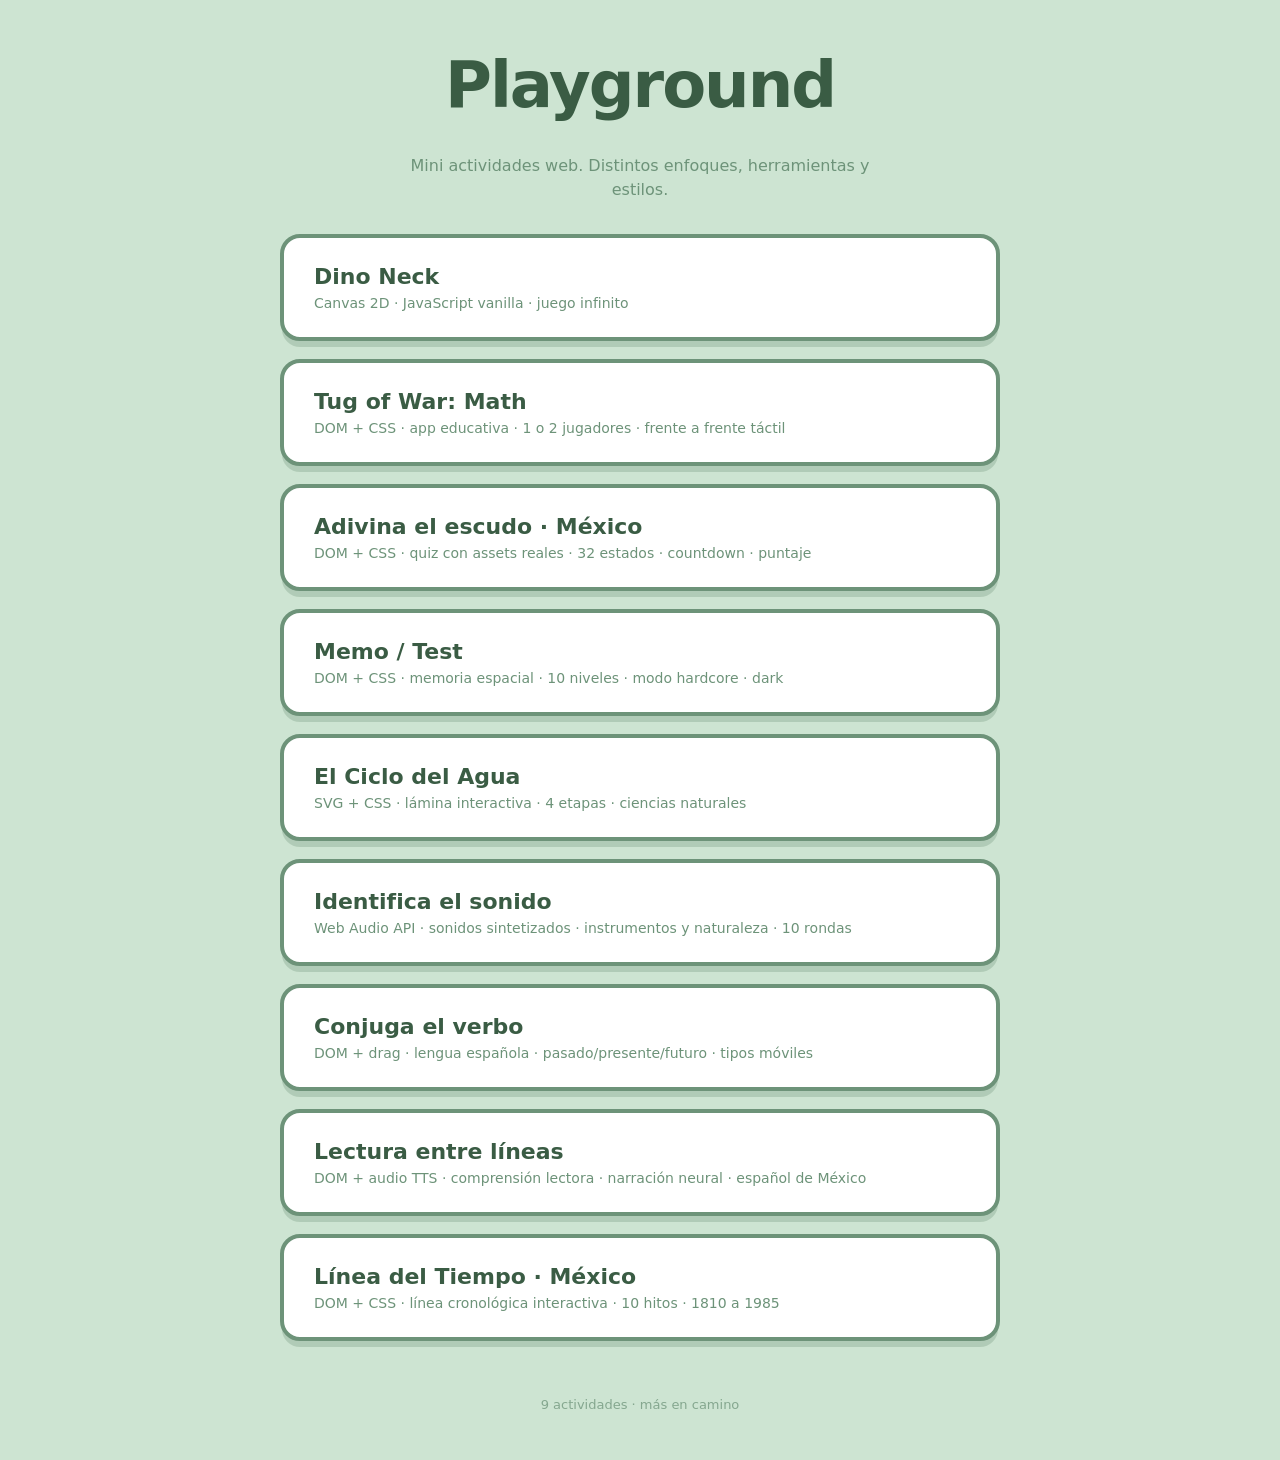
<file: index.html>
<!DOCTYPE html>
<html lang="es">
<head>
  <meta charset="UTF-8" />
  <meta name="viewport" content="width=device-width, initial-scale=1.0" />
  <title>Playground</title>
  <script defer src="https://analytics.lu1s9.dev/script.js" data-website-id="b43d0a09-e1eb-4a2e-ba0b-0c2025f98c3b"></script>
  <style>
    * { box-sizing: border-box; margin: 0; padding: 0; }
    html, body {
      min-height: 100%;
      font-family: system-ui, -apple-system, "Segoe UI", sans-serif;
      background: #cde4d2;
      color: #3a5c44;
    }
    body {
      display: flex;
      flex-direction: column;
      align-items: center;
      justify-content: center;
      padding: 48px 24px;
      gap: 32px;
    }
    h1 {
      font-size: clamp(40px, 6vw, 64px);
      font-weight: 900;
      letter-spacing: -2px;
      text-align: center;
    }
    p.sub {
      color: #6d9379;
      font-size: 16px;
      max-width: 480px;
      text-align: center;
      line-height: 1.5;
    }
    .activities {
      display: grid;
      gap: 18px;
      width: 100%;
      max-width: 720px;
    }
    a.card {
      display: block;
      background: #fff;
      border: 4px solid #6d9379;
      border-radius: 20px;
      padding: 26px 30px;
      text-decoration: none;
      color: inherit;
      box-shadow: 0 8px 0 -2px rgba(109, 147, 121, 0.3);
      transition: transform .15s ease, box-shadow .15s ease;
    }
    a.card:hover {
      transform: translateY(-2px);
      box-shadow: 0 10px 0 -2px rgba(109, 147, 121, 0.4);
    }
    a.card h2 {
      font-size: 22px;
      font-weight: 800;
      margin-bottom: 6px;
    }
    a.card p {
      font-size: 14px;
      color: #6d9379;
    }
    footer {
      color: #6d9379;
      font-size: 13px;
      opacity: 0.75;
      margin-top: 24px;
    }
  </style>
</head>
<body>
  <h1>Playground</h1>
  <p class="sub">Mini actividades web. Distintos enfoques, herramientas y estilos.</p>

  <div class="activities">
    <a class="card" href="activities/dino-neck/">
      <h2>Dino Neck</h2>
      <p>Canvas 2D · JavaScript vanilla · juego infinito</p>
    </a>
    <a class="card" href="activities/tug-of-war-math/">
      <h2>Tug of War: Math</h2>
      <p>DOM + CSS · app educativa · 1 o 2 jugadores · frente a frente táctil</p>
    </a>
    <a class="card" href="activities/guess-flag-mx/">
      <h2>Adivina el escudo · México</h2>
      <p>DOM + CSS · quiz con assets reales · 32 estados · countdown · puntaje</p>
    </a>
    <a class="card" href="activities/memory-grid/">
      <h2>Memo / Test</h2>
      <p>DOM + CSS · memoria espacial · 10 niveles · modo hardcore · dark</p>
    </a>
    <a class="card" href="activities/ciclo-del-agua/">
      <h2>El Ciclo del Agua</h2>
      <p>SVG + CSS · lámina interactiva · 4 etapas · ciencias naturales</p>
    </a>
    <a class="card" href="activities/identifica-sonido/">
      <h2>Identifica el sonido</h2>
      <p>Web Audio API · sonidos sintetizados · instrumentos y naturaleza · 10 rondas</p>
    </a>
    <a class="card" href="activities/conjuga-el-verbo/">
      <h2>Conjuga el verbo</h2>
      <p>DOM + drag · lengua española · pasado/presente/futuro · tipos móviles</p>
    </a>
    <a class="card" href="activities/lectura-entre-lineas/">
      <h2>Lectura entre líneas</h2>
      <p>DOM + audio TTS · comprensión lectora · narración neural · español de México</p>
    </a>
    <a class="card" href="activities/linea-del-tiempo/">
      <h2>Línea del Tiempo · México</h2>
      <p>DOM + CSS · línea cronológica interactiva · 10 hitos · 1810 a 1985</p>
    </a>
  </div>

  <footer>9 actividades · más en camino</footer>

  <script>
    (() => {
      const track = (e, d) => { try { window.umami?.track(e, d); } catch (_) {} };
      document.querySelectorAll('.card').forEach((card) => {
        card.addEventListener('click', () => {
          const slug = card.getAttribute('href').split('/').filter(Boolean).pop();
          track('activity_card_click', { slug });
        });
      });
    })();
  </script>
</body>
</html>
</file>
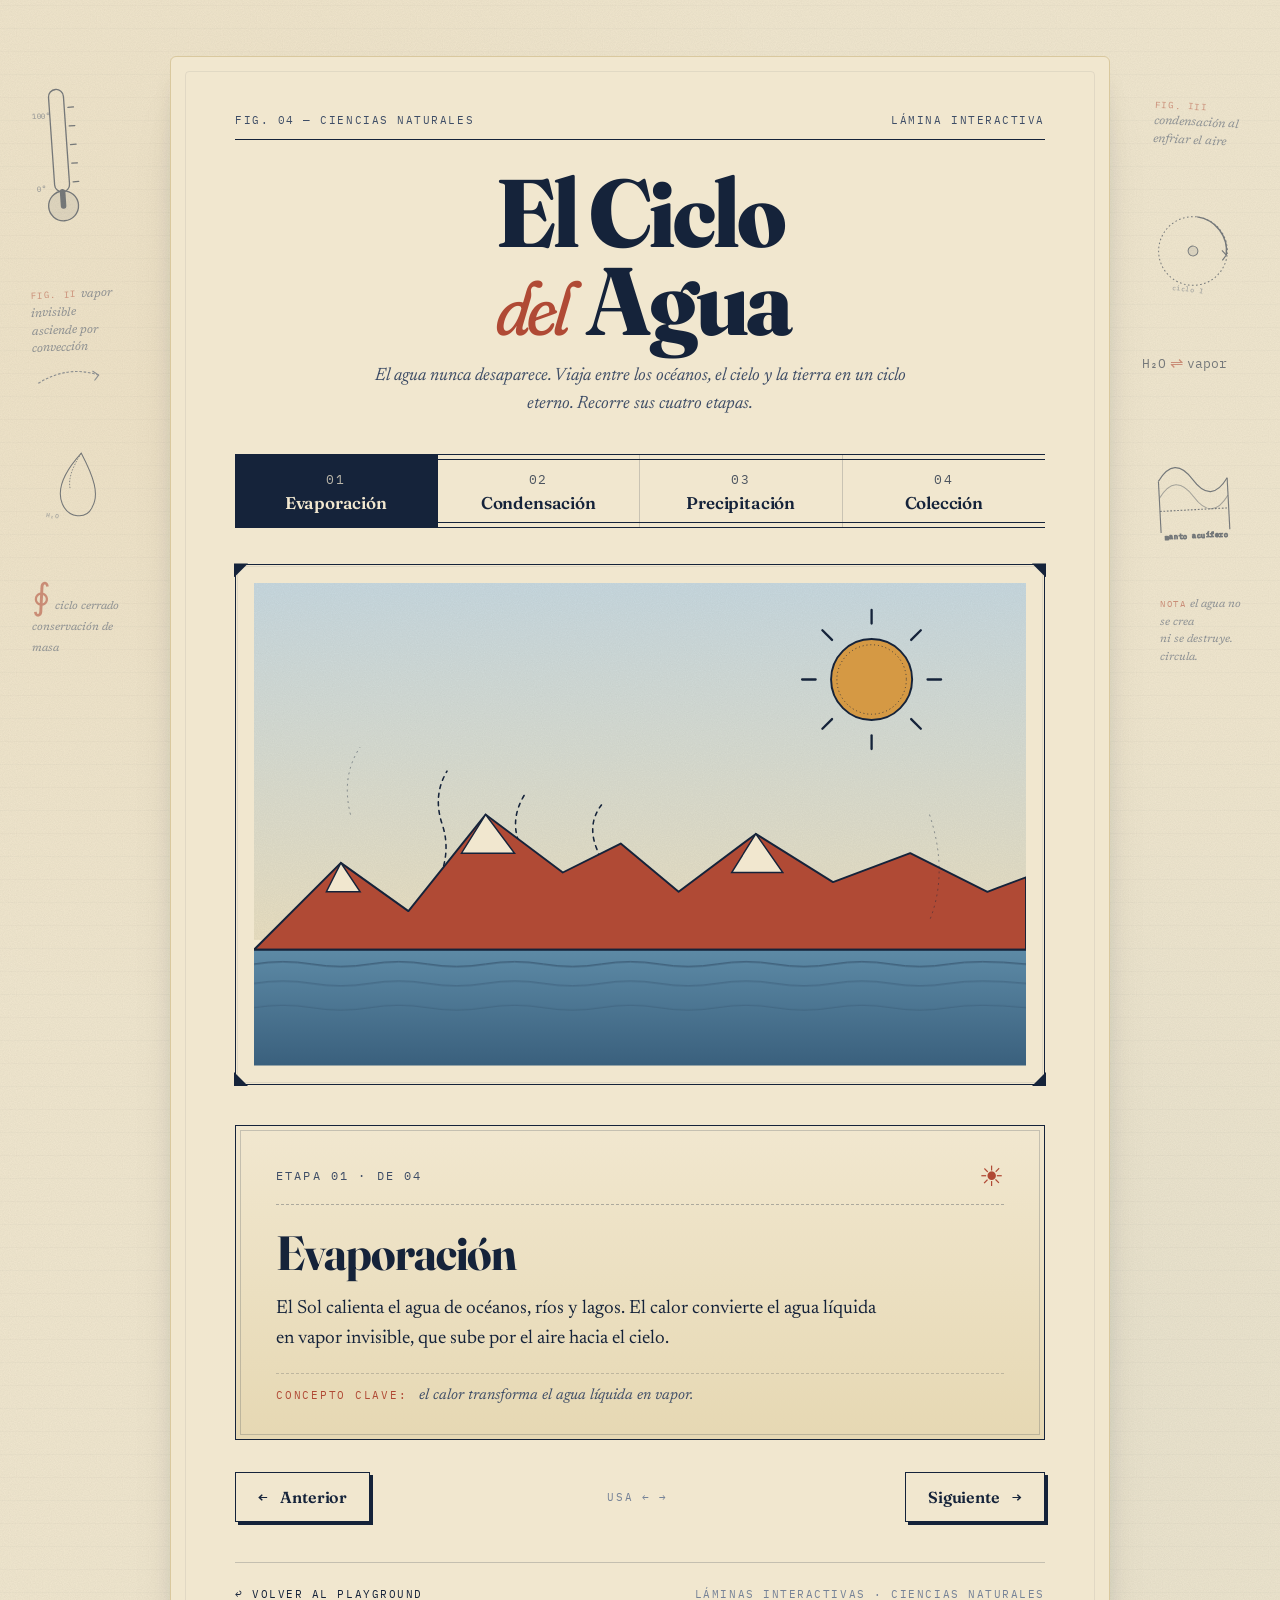
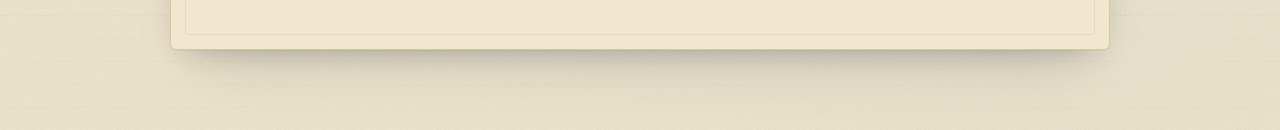
<file: activities/ciclo-del-agua/index.html>
<!DOCTYPE html>
<html lang="es">
<head>
  <meta charset="UTF-8" />
  <meta name="viewport" content="width=device-width, initial-scale=1.0" />
  <title>El Ciclo del Agua · Playground</title>
  <meta name="description" content="Lámina interactiva del ciclo del agua. Recorré las cuatro etapas — evaporación, condensación, precipitación y colección — paso a paso." />
  <script defer src="https://analytics.lu1s9.dev/script.js" data-website-id="b43d0a09-e1eb-4a2e-ba0b-0c2025f98c3b"></script>
  <link rel="preconnect" href="https://fonts.googleapis.com" />
  <link rel="preconnect" href="https://fonts.gstatic.com" crossorigin />
  <link href="https://fonts.googleapis.com/css2?family=Fraunces:opsz,wght@9..144,400;9..144,600;9..144,800&family=IBM+Plex+Mono:wght@400;500&family=Newsreader:opsz,wght@6..72,400;6..72,500;6..72,600&display=swap" rel="stylesheet" />
  <link rel="stylesheet" href="style.css" />
</head>
<body>
  <div class="page">

    <!-- ───── MARGEN IZQUIERDO (anotaciones científicas) ───── -->
    <aside class="margin margin-left" aria-hidden="true">
      <svg class="m-sketch m-thermo" viewBox="0 0 60 160">
        <g fill="none" stroke="currentColor" stroke-width="1.4" stroke-linecap="round">
          <rect x="22" y="10" width="16" height="110" rx="8" />
          <circle cx="30" cy="135" r="16" fill="currentColor" fill-opacity="0.12" />
          <line x1="30" y1="120" x2="30" y2="135" stroke-width="6" />
          <line x1="42" y1="30" x2="48" y2="30" />
          <line x1="42" y1="50" x2="48" y2="50" />
          <line x1="42" y1="70" x2="48" y2="70" />
          <line x1="42" y1="90" x2="48" y2="90" />
          <line x1="42" y1="110" x2="48" y2="110" />
        </g>
        <text x="3" y="40" class="m-label">100°</text>
        <text x="3" y="118" class="m-label">0°</text>
      </svg>

      <div class="m-note m-note-1">
        <span class="m-figref">fig. ii</span>
        <span class="m-text">vapor invisible<br/>asciende por convección</span>
        <svg viewBox="0 0 80 30" class="m-arrow">
          <path d="M5 25 Q 40 5, 75 18" fill="none" stroke="currentColor" stroke-width="1.3" stroke-dasharray="3 2" />
          <path d="M68 13 L 75 18 L 70 24" fill="none" stroke="currentColor" stroke-width="1.3" />
        </svg>
      </div>

      <svg class="m-sketch m-drop" viewBox="0 0 80 100">
        <path d="M40 8 C 18 38, 12 60, 22 78 C 32 96, 56 96, 62 78 C 70 60, 60 38, 40 8 Z" fill="none" stroke="currentColor" stroke-width="1.4" />
        <path d="M40 8 C 30 28, 26 44, 30 56" fill="none" stroke="currentColor" stroke-width="1" stroke-dasharray="2 2" />
        <text x="2" y="98" class="m-label">H₂O</text>
      </svg>

      <div class="m-formula">
        <span class="m-symbol">∮</span>
        <span class="m-text m-text-sm">ciclo cerrado<br/>conservación de masa</span>
      </div>
    </aside>

    <!-- ───── HOJA PRINCIPAL ───── -->
    <main class="paper" role="main">
      <header class="masthead">
        <div class="masthead-top">
          <span class="figref">fig. 04 — ciencias naturales</span>
          <span class="figref">lámina interactiva</span>
        </div>
        <h1>El Ciclo<br/><span class="amp">del</span> Agua</h1>
        <p class="lede">El agua nunca desaparece. Viaja entre los océanos, el cielo y la tierra en un ciclo eterno. Recorre sus cuatro etapas.</p>
      </header>

      <!-- Indicador de etapas -->
      <ol class="stage-indicator" aria-label="Progreso del ciclo">
        <li data-stage="1" class="active">
          <span class="num">01</span>
          <span class="name">Evaporación</span>
        </li>
        <li data-stage="2">
          <span class="num">02</span>
          <span class="name">Condensación</span>
        </li>
        <li data-stage="3">
          <span class="num">03</span>
          <span class="name">Precipitación</span>
        </li>
        <li data-stage="4">
          <span class="num">04</span>
          <span class="name">Colección</span>
        </li>
      </ol>

      <!-- Escena ilustrada -->
      <div class="scene-frame">
        <span class="scene-corner tl" aria-hidden="true"></span>
        <span class="scene-corner tr" aria-hidden="true"></span>
        <span class="scene-corner bl" aria-hidden="true"></span>
        <span class="scene-corner br" aria-hidden="true"></span>

        <svg class="scene" viewBox="0 0 800 500" data-stage="1" role="img" aria-labelledby="scene-title">
          <title id="scene-title">Paisaje con sol, océano, montañas y nubes mostrando la etapa actual del ciclo del agua.</title>

          <defs>
            <linearGradient id="sky" x1="0" y1="0" x2="0" y2="1">
              <stop offset="0%" stop-color="#c7d8df" />
              <stop offset="100%" stop-color="#e8dec0" />
            </linearGradient>
            <linearGradient id="water" x1="0" y1="0" x2="0" y2="1">
              <stop offset="0%" stop-color="#5d8aa6" />
              <stop offset="100%" stop-color="#3a607d" />
            </linearGradient>
            <filter id="grain" x="0" y="0" width="100%" height="100%">
              <feTurbulence type="fractalNoise" baseFrequency="0.85" numOctaves="2" seed="3" />
              <feColorMatrix values="0 0 0 0 0  0 0 0 0 0  0 0 0 0 0  0 0 0 0.08 0" />
              <feComposite in2="SourceGraphic" operator="in" />
            </filter>
          </defs>

          <!-- Cielo -->
          <rect x="0" y="0" width="800" height="370" fill="url(#sky)" />
          <rect x="0" y="0" width="800" height="370" fill="url(#sky)" filter="url(#grain)" opacity="0.6" />

          <!-- SOL -->
          <g class="el sun" transform="translate(640 100)">
            <g class="sun-rays">
              <line x1="0" y1="-72" x2="0" y2="-58" />
              <line x1="51" y1="-51" x2="41" y2="-41" />
              <line x1="72" y1="0" x2="58" y2="0" />
              <line x1="51" y1="51" x2="41" y2="41" />
              <line x1="0" y1="72" x2="0" y2="58" />
              <line x1="-51" y1="51" x2="-41" y2="41" />
              <line x1="-72" y1="0" x2="-58" y2="0" />
              <line x1="-51" y1="-51" x2="-41" y2="-41" />
            </g>
            <circle r="42" fill="#d59944" />
            <circle r="42" fill="none" stroke="#15233a" stroke-width="2" />
            <circle r="36" fill="none" stroke="#15233a" stroke-width="0.8" stroke-dasharray="1 3" />
          </g>

          <!-- VAPOR (etapa 1) -->
          <g class="el vapor">
            <path d="M180 380 Q 175 340, 190 310 Q 205 280, 195 250 Q 185 220, 200 195" />
            <path d="M260 380 Q 255 345, 270 320 Q 285 295, 275 270 Q 265 245, 280 220" />
            <path d="M340 380 Q 335 350, 350 325 Q 365 300, 355 275 Q 345 250, 360 230" />
          </g>

          <!-- NUBES (etapa 2+) -->
          <g class="el clouds">
            <g class="cloud cloud-a" transform="translate(180 140)">
              <path d="M-50 0 C -55 -22, -25 -32, -10 -22 C 0 -38, 30 -36, 38 -18 C 55 -20, 60 8, 38 12 L -50 12 C -68 10, -68 -2, -50 0 Z" fill="#f1e7cf" stroke="#15233a" stroke-width="2" />
              <path d="M-32 -8 Q -22 -16, -10 -12" fill="none" stroke="#15233a" stroke-width="0.8" />
            </g>
            <g class="cloud cloud-b" transform="translate(380 110)">
              <path d="M-62 0 C -68 -28, -32 -40, -14 -28 C 0 -46, 36 -44, 46 -22 C 68 -24, 74 10, 46 14 L -62 14 C -82 12, -82 -2, -62 0 Z" fill="#f1e7cf" stroke="#15233a" stroke-width="2" />
              <path d="M-40 -12 Q -28 -22, -14 -18" fill="none" stroke="#15233a" stroke-width="0.8" />
            </g>
            <g class="cloud cloud-c" transform="translate(560 165)">
              <path d="M-44 0 C -50 -20, -22 -28, -8 -20 C 2 -34, 28 -32, 36 -16 C 52 -18, 56 8, 36 12 L -44 12 C -60 10, -60 -2, -44 0 Z" fill="#f1e7cf" stroke="#15233a" stroke-width="2" />
            </g>
          </g>

          <!-- LLUVIA (etapa 3) -->
          <g class="el rain">
            <line x1="155" y1="170" x2="148" y2="200" class="drop" style="animation-delay:0s" />
            <line x1="180" y1="170" x2="173" y2="200" class="drop" style="animation-delay:.18s" />
            <line x1="205" y1="170" x2="198" y2="200" class="drop" style="animation-delay:.36s" />
            <line x1="350" y1="140" x2="343" y2="170" class="drop" style="animation-delay:.1s" />
            <line x1="380" y1="140" x2="373" y2="170" class="drop" style="animation-delay:.28s" />
            <line x1="410" y1="140" x2="403" y2="170" class="drop" style="animation-delay:.46s" />
            <line x1="440" y1="140" x2="433" y2="170" class="drop" style="animation-delay:.16s" />
            <line x1="540" y1="195" x2="533" y2="225" class="drop" style="animation-delay:.22s" />
            <line x1="570" y1="195" x2="563" y2="225" class="drop" style="animation-delay:.4s" />
            <line x1="600" y1="195" x2="593" y2="225" class="drop" style="animation-delay:.08s" />
          </g>

          <!-- MONTAÑAS -->
          <g class="el mountains">
            <path d="M 0 380 L 90 290 L 160 340 L 240 240 L 320 300 L 380 270 L 440 320 L 520 260 L 600 310 L 680 280 L 760 320 L 800 305 L 800 380 Z" fill="#b04a35" stroke="#15233a" stroke-width="2" stroke-linejoin="round" />
            <path d="M 240 240 L 270 280 L 215 280 Z" fill="#f1e7cf" stroke="#15233a" stroke-width="1.5" />
            <path d="M 520 260 L 548 300 L 495 300 Z" fill="#f1e7cf" stroke="#15233a" stroke-width="1.5" />
            <path d="M 90 290 L 110 320 L 75 320 Z" fill="#f1e7cf" stroke="#15233a" stroke-width="1.5" />
          </g>

          <!-- RÍO / ESCURRIMIENTO (etapa 4) -->
          <g class="el river">
            <path d="M 240 250 Q 230 290, 245 320 Q 260 350, 240 380" fill="none" stroke="#5d8aa6" stroke-width="5" stroke-linecap="round" />
            <path d="M 240 250 Q 230 290, 245 320 Q 260 350, 240 380" fill="none" stroke="#15233a" stroke-width="1" stroke-dasharray="3 4" />
            <path d="M 520 270 Q 510 310, 525 340 Q 540 365, 530 385" fill="none" stroke="#5d8aa6" stroke-width="5" stroke-linecap="round" />
            <path d="M 520 270 Q 510 310, 525 340 Q 540 365, 530 385" fill="none" stroke="#15233a" stroke-width="1" stroke-dasharray="3 4" />
          </g>

          <!-- OCÉANO -->
          <rect x="0" y="380" width="800" height="120" fill="url(#water)" />
          <g class="ocean-waves" fill="none" stroke="#15233a" stroke-width="1" stroke-linecap="round" opacity="0.55">
            <path d="M 0 395 Q 30 390, 60 395 T 120 395 T 180 395 T 240 395 T 300 395 T 360 395 T 420 395 T 480 395 T 540 395 T 600 395 T 660 395 T 720 395 T 800 395" />
            <path d="M 0 415 Q 30 410, 60 415 T 120 415 T 180 415 T 240 415 T 300 415 T 360 415 T 420 415 T 480 415 T 540 415 T 600 415 T 660 415 T 720 415 T 800 415" opacity="0.5" />
            <path d="M 0 440 Q 30 435, 60 440 T 120 440 T 180 440 T 240 440 T 300 440 T 360 440 T 420 440 T 480 440 T 540 440 T 600 440 T 660 440 T 720 440 T 800 440" opacity="0.3" />
          </g>

          <!-- Línea de horizonte fina (encuadre) -->
          <line x1="0" y1="380" x2="800" y2="380" stroke="#15233a" stroke-width="2" />

          <!-- Flechas direccionales del ciclo (sutiles, decorativas) -->
          <g class="cycle-arrows">
            <path d="M 100 240 Q 90 200, 110 170" fill="none" stroke="#15233a" stroke-width="1" stroke-dasharray="2 4" opacity="0.45" />
            <path d="M 700 240 Q 720 300, 700 350" fill="none" stroke="#15233a" stroke-width="1" stroke-dasharray="2 4" opacity="0.45" />
          </g>
        </svg>
      </div>

      <!-- Panel de información de la etapa -->
      <section class="info" aria-live="polite">
        <div class="info-header">
          <span class="stage-tag">Etapa <span data-bind="num">01</span> · de 04</span>
          <span class="stage-glyph" data-bind="glyph">☀</span>
        </div>
        <h2 class="stage-title" data-bind="title">Evaporación</h2>
        <p class="stage-desc" data-bind="desc">El Sol calienta el agua de océanos, ríos y lagos. El calor convierte el agua líquida en vapor invisible, que sube hacia el cielo.</p>
        <p class="stage-key" data-bind="key"><span>Concepto clave:</span> el calor transforma el agua líquida en vapor.</p>
      </section>

      <!-- Controles -->
      <div class="controls">
        <button type="button" class="btn btn-prev" aria-label="Etapa anterior">
          <span class="btn-arrow">←</span>
          <span class="btn-label">Anterior</span>
        </button>
        <span class="kbd-hint" aria-hidden="true">usa ← →</span>
        <button type="button" class="btn btn-next" aria-label="Etapa siguiente">
          <span class="btn-label">Siguiente</span>
          <span class="btn-arrow">→</span>
        </button>
      </div>

      <footer class="paper-footer">
        <a href="../../" class="back-link">↩ volver al playground</a>
        <span class="colophon">láminas interactivas · ciencias naturales</span>
      </footer>
    </main>

    <!-- ───── MARGEN DERECHO (anotaciones científicas) ───── -->
    <aside class="margin margin-right" aria-hidden="true">
      <div class="m-note m-note-2">
        <span class="m-figref">fig. iii</span>
        <span class="m-text">condensación al<br/>enfriar el aire</span>
      </div>

      <svg class="m-sketch m-cycle" viewBox="0 0 110 110">
        <g fill="none" stroke="currentColor" stroke-width="1.2">
          <circle cx="55" cy="55" r="42" stroke-dasharray="2 3" />
          <path d="M 55 13 A 42 42 0 0 1 96 55" stroke-width="1.8" />
          <path d="M 90 50 L 96 55 L 92 62" stroke-width="1.4" />
          <circle cx="55" cy="55" r="6" fill="currentColor" fill-opacity="0.15" />
        </g>
        <text x="35" y="105" class="m-label">ciclo I</text>
      </svg>

      <div class="m-formula m-formula-2">
        <span class="m-symbol-2">H₂O</span>
        <span class="m-arrow-inline">⇌</span>
        <span class="m-symbol-2">vapor</span>
      </div>

      <svg class="m-sketch m-section" viewBox="0 0 100 130">
        <g fill="none" stroke="currentColor" stroke-width="1.3">
          <path d="M 10 60 Q 30 30, 50 60 Q 70 90, 90 60" />
          <path d="M 10 80 Q 30 50, 50 80 Q 70 110, 90 80" opacity="0.6" />
          <line x1="10" y1="95" x2="90" y2="95" stroke-dasharray="2 2" />
          <line x1="10" y1="60" x2="10" y2="120" />
          <line x1="90" y1="60" x2="90" y2="120" />
          <text x="14" y="128" class="m-label">manto acuífero</text>
        </g>
      </svg>

      <div class="m-note m-note-3">
        <span class="m-figref">nota</span>
        <span class="m-text m-text-sm">el agua no se crea<br/>ni se destruye.<br/>circula.</span>
      </div>
    </aside>
  </div>

  <script src="app.js"></script>
</body>
</html>
</file>
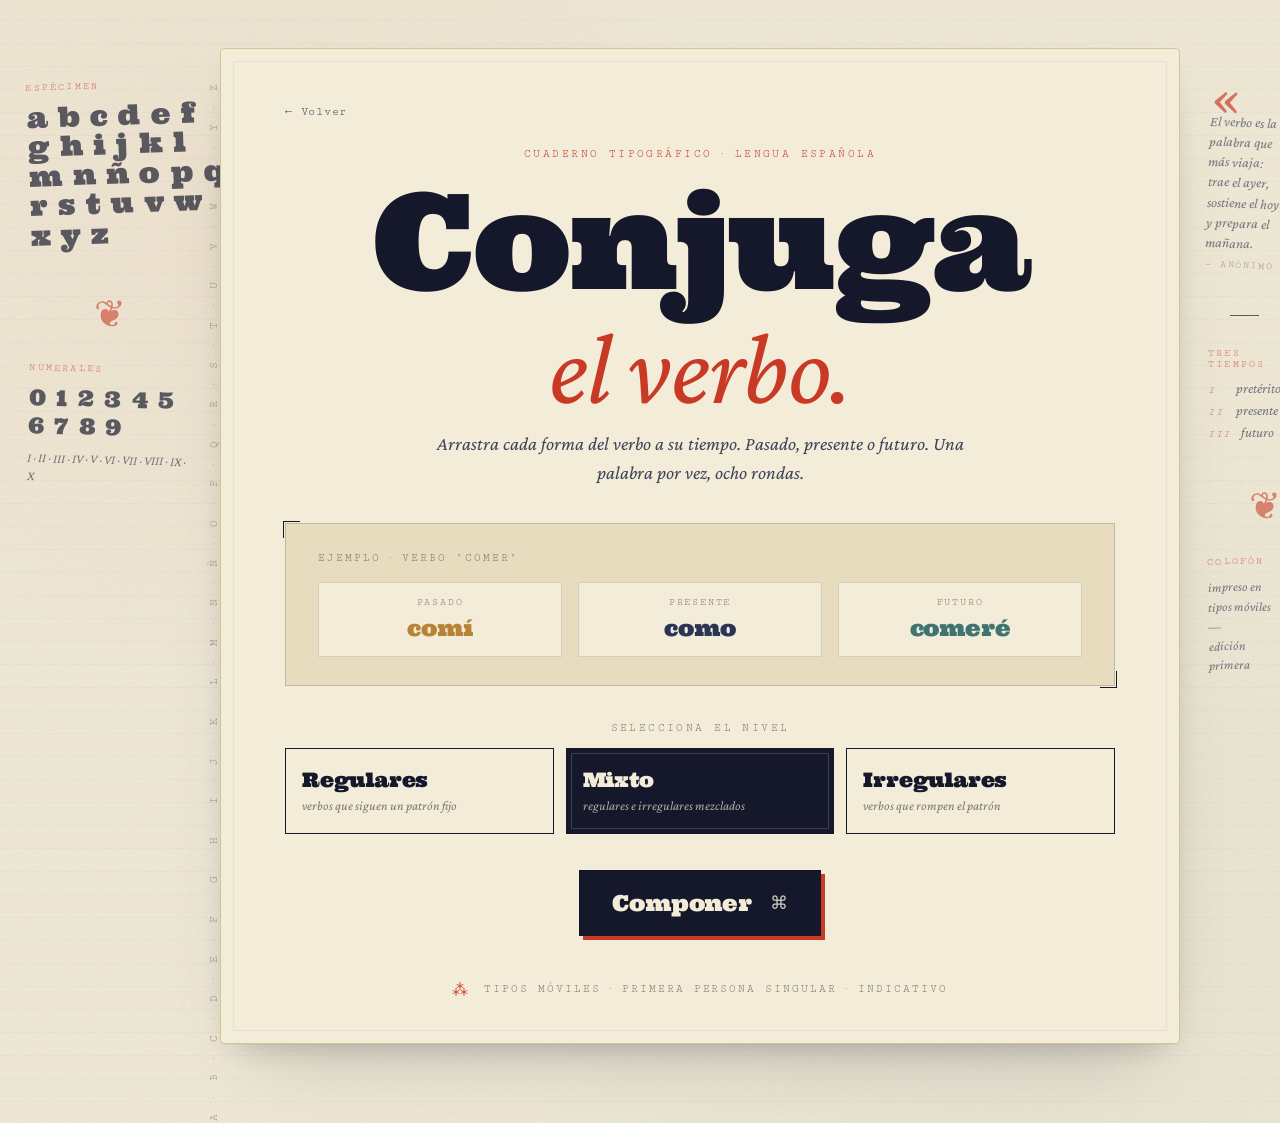
<file: activities/conjuga-el-verbo/index.html>
<!DOCTYPE html>
<html lang="es">
<head>
  <meta charset="UTF-8" />
  <meta name="viewport" content="width=device-width, initial-scale=1.0" />
  <title>Conjuga el verbo</title>
  <meta name="description" content="Conjuga el verbo. Arrastra cada forma a su tiempo: pasado, presente o futuro." />
  <script defer src="https://analytics.lu1s9.dev/script.js" data-website-id="b43d0a09-e1eb-4a2e-ba0b-0c2025f98c3b"></script>
  <link rel="preconnect" href="https://fonts.googleapis.com" />
  <link rel="preconnect" href="https://fonts.gstatic.com" crossorigin />
  <link href="https://fonts.googleapis.com/css2?family=Crimson+Pro:ital,wght@0,400;0,500;0,600;1,400&family=Cutive+Mono&family=Ultra&display=swap" rel="stylesheet" />
  <link rel="stylesheet" href="style.css" />
</head>
<body class="phase-idle">

  <div class="page">

    <!-- ───── MARGEN IZQUIERDO ───── -->
    <aside class="margin margin-left" aria-hidden="true">
      <div class="m-spine">A · B · C · D · E · F · G · H · I · J · K · L · M · N · Ñ · O · P · Q · R · S · T · U · V · W · X · Y · Z</div>

      <div class="m-block m-specimen">
        <span class="m-label">Espécimen</span>
        <div class="m-alpha m-alpha-lc">a&nbsp;b&nbsp;c&nbsp;d&nbsp;e&nbsp;f<br/>g&nbsp;h&nbsp;i&nbsp;j&nbsp;k&nbsp;l<br/>m&nbsp;n&nbsp;ñ&nbsp;o&nbsp;p&nbsp;q<br/>r&nbsp;s&nbsp;t&nbsp;u&nbsp;v&nbsp;w<br/>x&nbsp;y&nbsp;z</div>
      </div>

      <div class="m-ornament">❦</div>

      <div class="m-block">
        <span class="m-label">Numerales</span>
        <div class="m-numerals">0 1 2 3 4 5 6 7 8 9</div>
        <div class="m-romans">I · II · III · IV · V · VI · VII · VIII · IX · X</div>
      </div>
    </aside>

    <!-- ───── HOJA PRINCIPAL ───── -->
    <main class="paper" role="main">

      <a class="home-link" href="../../" aria-label="Volver al catálogo">← Volver</a>

      <!-- IDLE -->
      <section id="idle" class="idle">
        <header class="masthead">
          <span class="figref">cuaderno tipográfico · lengua española</span>
          <h1 class="title">
            Conjuga<br/>
            <em>el verbo.</em>
          </h1>
          <p class="lede">
            Arrastra cada forma del verbo a su tiempo. Pasado, presente o futuro.
            Una palabra por vez, ocho rondas.
          </p>
        </header>

        <div class="preview-card">
          <div class="preview-verb">
            <span class="preview-overline">ejemplo · verbo "comer"</span>
            <div class="preview-tenses">
              <div class="preview-tense"><span class="preview-label">pasado</span><span class="preview-form">comí</span></div>
              <div class="preview-tense"><span class="preview-label">presente</span><span class="preview-form">como</span></div>
              <div class="preview-tense"><span class="preview-label">futuro</span><span class="preview-form">comeré</span></div>
            </div>
          </div>
        </div>

        <div class="picker">
          <span class="picker-label">Selecciona el nivel</span>
          <div class="opts">
            <button class="opt" data-level="regulares" type="button">
              <span class="opt-name">Regulares</span>
              <span class="opt-desc">verbos que siguen un patrón fijo</span>
            </button>
            <button class="opt active" data-level="mixto" type="button">
              <span class="opt-name">Mixto</span>
              <span class="opt-desc">regulares e irregulares mezclados</span>
            </button>
            <button class="opt" data-level="irregulares" type="button">
              <span class="opt-name">Irregulares</span>
              <span class="opt-desc">verbos que rompen el patrón</span>
            </button>
          </div>
        </div>

        <button id="start-btn" class="primary" type="button">
          <span class="primary-text">Componer</span>
          <span class="primary-mark">⌘</span>
        </button>

        <footer class="idle-footer">
          <span class="footer-mark">⁂</span>
          <span class="footer-text">Tipos móviles · primera persona singular · indicativo</span>
        </footer>
      </section>

      <!-- QUIZ -->
      <section id="quiz" class="quiz">
        <header class="quiz-head">
          <div class="round-counter">
            <span class="rc-label">Ronda</span>
            <span class="rc-current" id="r-current">01</span>
            <span class="rc-divider">/</span>
            <span class="rc-total" id="r-total">08</span>
          </div>
          <div class="score-block">
            <span class="score-label">Puntaje</span>
            <span class="score-value" id="score">0</span>
          </div>
        </header>

        <div class="verb-stage">
          <span class="verb-overline">Verbo</span>
          <h2 class="verb-word" id="verb-word">—</h2>
          <span class="verb-meta" id="verb-meta">infinitivo</span>
        </div>

        <div class="tense-grid">
          <div class="tense-zone" data-tense="pasado">
            <span class="zone-eyebrow">i.</span>
            <span class="zone-label">Pasado</span>
            <div class="zone-target" data-target="pasado">
              <span class="zone-placeholder" aria-hidden="true">algo que ya pasó</span>
            </div>
          </div>

          <div class="tense-zone" data-tense="presente">
            <span class="zone-eyebrow">ii.</span>
            <span class="zone-label">Presente</span>
            <div class="zone-target" data-target="presente">
              <span class="zone-placeholder" aria-hidden="true">lo que pasa ahora</span>
            </div>
          </div>

          <div class="tense-zone" data-tense="futuro">
            <span class="zone-eyebrow">iii.</span>
            <span class="zone-label">Futuro</span>
            <div class="zone-target" data-target="futuro">
              <span class="zone-placeholder" aria-hidden="true">lo que va a pasar</span>
            </div>
          </div>
        </div>

        <div class="chip-pool" id="chip-pool" aria-label="Tipos a colocar">
          <!-- chips inyectados por JS -->
        </div>

        <p class="quiz-hint" id="quiz-hint">Arrastra cada forma a su tiempo correcto.</p>

        <button id="quit-btn" class="ghost-quit" type="button">↩ Salir de la sesión</button>
      </section>

      <!-- RESULT -->
      <section id="result" class="result">
        <header class="result-head">
          <span class="figref">composición terminada</span>
          <h2 class="result-title" id="result-title">—</h2>
        </header>

        <div class="result-score-block">
          <span class="result-score-label">Puntaje final</span>
          <span class="result-score-value" id="final-score">0</span>
        </div>

        <ul class="result-stats">
          <li>
            <span class="stat-num" id="final-correct">0</span>
            <span class="stat-label">correctas</span>
          </li>
          <li>
            <span class="stat-num" id="final-errors">0</span>
            <span class="stat-label">errores</span>
          </li>
          <li>
            <span class="stat-num" id="final-perfect">0</span>
            <span class="stat-label">a la primera</span>
          </li>
        </ul>

        <div class="result-actions">
          <button id="restart-btn" class="primary" type="button">
            <span class="primary-text">Otra ronda</span>
            <span class="primary-mark">↻</span>
          </button>
          <button id="back-btn" class="secondary" type="button">Cambiar nivel</button>
        </div>
      </section>

    </main>

    <!-- ───── MARGEN DERECHO ───── -->
    <aside class="margin margin-right" aria-hidden="true">
      <div class="m-block m-quote">
        <span class="m-quote-mark">«</span>
        <p class="m-quote-text">
          El verbo es la palabra que más viaja: trae el ayer, sostiene el hoy y prepara el mañana.
        </p>
        <span class="m-quote-source">— anónimo</span>
      </div>

      <div class="m-rule"></div>

      <div class="m-block m-tenses">
        <span class="m-label">Tres tiempos</span>
        <ul class="m-tense-list">
          <li><span class="m-roman">i</span>pretérito</li>
          <li><span class="m-roman">ii</span>presente</li>
          <li><span class="m-roman">iii</span>futuro</li>
        </ul>
      </div>

      <div class="m-ornament m-ornament-rt">❦</div>

      <div class="m-block m-colophon">
        <span class="m-label">Colofón</span>
        <div class="m-colophon-text">
          impreso en<br/>tipos móviles<br/>—<br/>edición primera
        </div>
      </div>
    </aside>

  </div>

  <script src="app.js"></script>
</body>
</html>
</file>
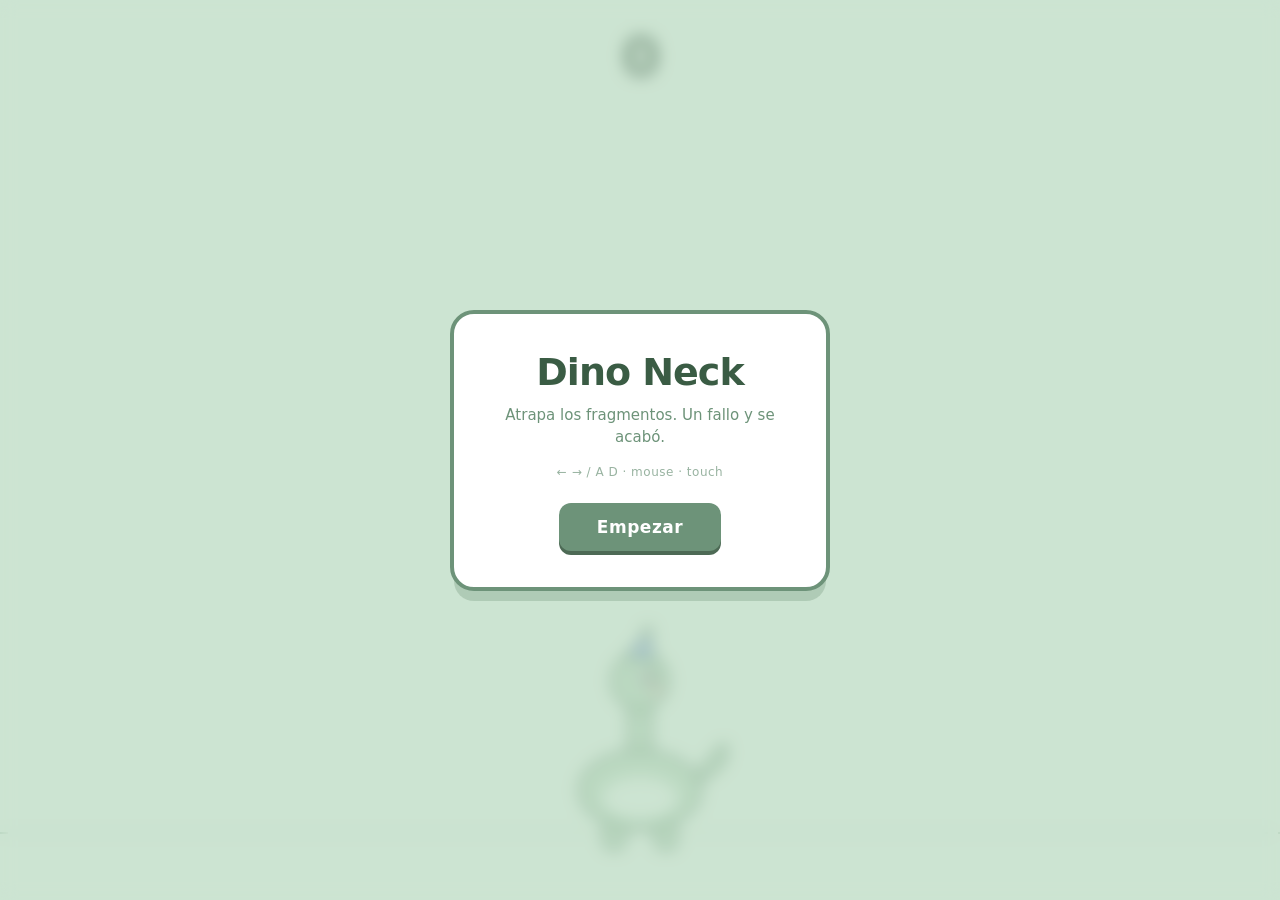
<file: activities/dino-neck/index.html>
<!DOCTYPE html>
<html lang="es">
<head>
  <meta charset="UTF-8" />
  <meta name="viewport" content="width=device-width, initial-scale=1.0, maximum-scale=1.0, user-scalable=no" />
  <title>Dino Neck</title>
  <script defer src="https://analytics.lu1s9.dev/script.js" data-website-id="b43d0a09-e1eb-4a2e-ba0b-0c2025f98c3b"></script>
  <link rel="stylesheet" href="style.css" />
</head>
<body>
  <main class="stage">
    <canvas id="game"></canvas>

    <div class="hud">
      <div id="score" class="score">0</div>
      <div id="combo" class="combo"></div>
    </div>

    <div id="overlay" class="overlay visible">
      <div class="card">
        <h1 id="overlay-title">Dino Neck</h1>
        <p id="overlay-text">Atrapa los fragmentos. Un fallo y se acabó.</p>
        <p class="controls">← → / A D · mouse · touch</p>
        <button id="overlay-button" type="button">Empezar</button>
      </div>
    </div>
  </main>

  <script src="game.js"></script>
</body>
</html>
</file>
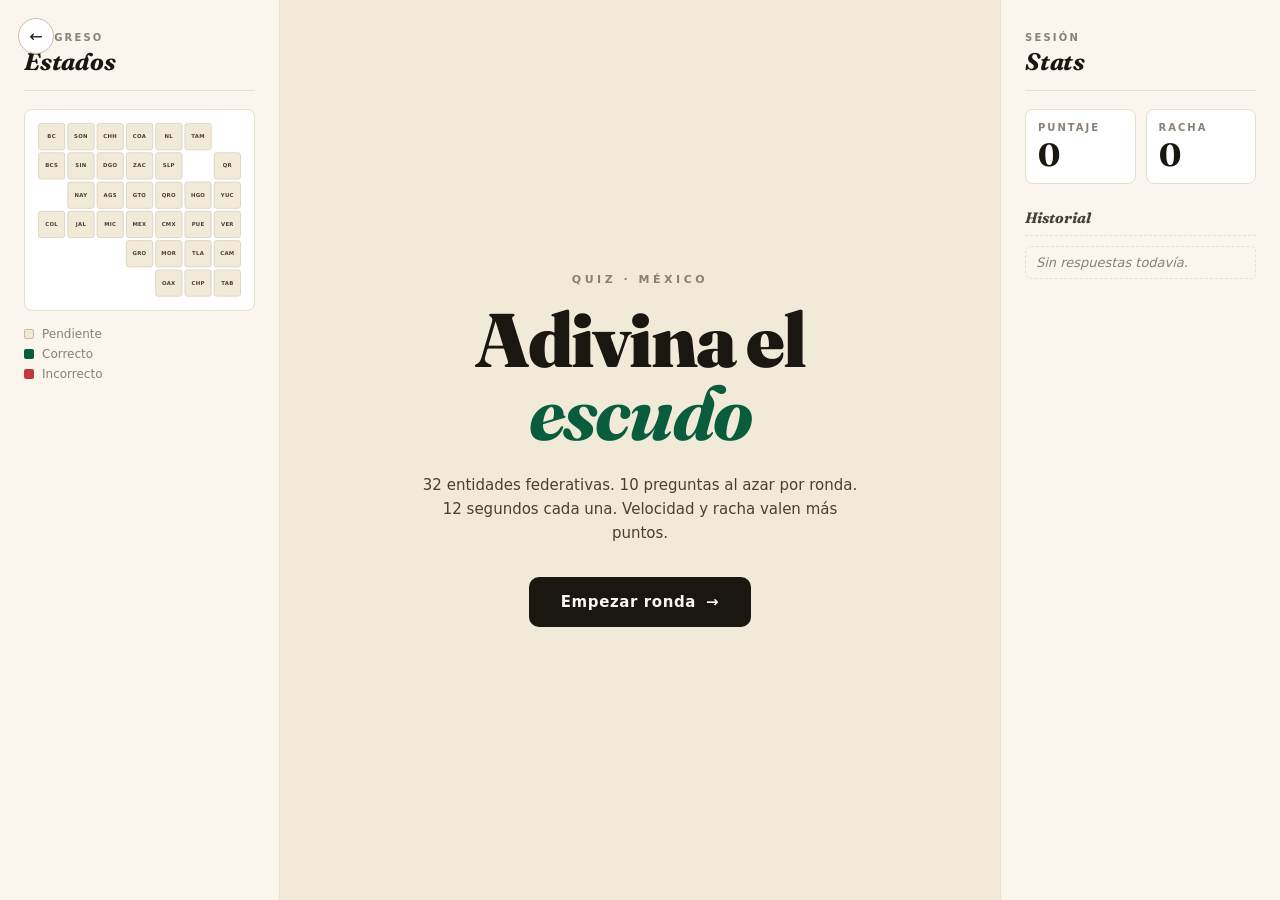
<file: activities/guess-flag-mx/index.html>
<!DOCTYPE html>
<html lang="es">
<head>
  <meta charset="UTF-8" />
  <meta name="viewport" content="width=device-width, initial-scale=1.0" />
  <title>Adivina el escudo · México</title>
  <script defer src="https://analytics.lu1s9.dev/script.js" data-website-id="b43d0a09-e1eb-4a2e-ba0b-0c2025f98c3b"></script>
  <link rel="preconnect" href="https://fonts.googleapis.com" />
  <link rel="preconnect" href="https://fonts.gstatic.com" crossorigin />
  <link
    href="https://fonts.googleapis.com/css2?family=Fraunces:opsz,wght@9..144,400;9..144,700;9..144,900&display=swap"
    rel="stylesheet"
  />
  <link rel="stylesheet" href="style.css" />
</head>
<body class="phase-setup">

  <a class="home-link" href="../../" aria-label="Volver al catálogo">←</a>

  <div class="layout">

    <!-- LEFT SIDEBAR — tile cartogram of Mexico -->
    <aside class="sidebar sidebar-left" aria-label="Mapa de progreso">
      <header class="sidebar-head">
        <span class="sidebar-eyebrow">Progreso</span>
        <h2 class="sidebar-title">Estados</h2>
      </header>
      <div class="map-wrap">
        <svg viewBox="0 0 420 360" class="map" id="map" aria-hidden="true">
          <!-- Tiles inserted by JS -->
        </svg>
      </div>
      <ul class="legend">
        <li><span class="dot dot-pending"></span> Pendiente</li>
        <li><span class="dot dot-correct"></span> Correcto</li>
        <li><span class="dot dot-wrong"></span> Incorrecto</li>
      </ul>
    </aside>

    <!-- MAIN — quiz card -->
    <main class="stage">

      <!-- SETUP -->
      <section id="setup" class="setup">
        <p class="eyebrow">Quiz · México</p>
        <h1 class="hero-title">Adivina el<br/><em>escudo</em></h1>
        <p class="hero-lead">
          32 entidades federativas. 10 preguntas al azar por ronda. 12 segundos cada una.
          Velocidad y racha valen más puntos.
        </p>
        <button id="start-btn" class="primary" type="button">
          <span>Empezar ronda</span>
          <span aria-hidden="true">→</span>
        </button>
      </section>

      <!-- QUIZ -->
      <section id="quiz" class="quiz">
        <header class="quiz-head">
          <span class="counter">
            <span id="q-current">1</span>
            <span class="counter-divider">/</span>
            <span id="q-total">10</span>
          </span>
          <span class="countdown" id="countdown" aria-live="polite">
            <svg class="countdown-ring" viewBox="0 0 36 36">
              <circle class="countdown-track" cx="18" cy="18" r="15.5"></circle>
              <circle class="countdown-fill" id="countdown-fill" cx="18" cy="18" r="15.5"></circle>
            </svg>
            <span class="countdown-value" id="countdown-value">12</span>
          </span>
        </header>

        <div class="coat-frame">
          <img id="coat" class="coat" alt="Escudo de armas a adivinar" />
        </div>

        <p class="prompt">¿De qué estado es este escudo?</p>

        <div class="options" id="options" role="listbox">
          <!-- 4 option buttons inserted by JS -->
        </div>
      </section>

      <!-- RESULT -->
      <section id="result" class="result">
        <p class="eyebrow">Ronda terminada</p>
        <h2 class="result-title" id="result-title">¡Buen trabajo!</h2>
        <div class="result-score">
          <span class="result-score-label">Puntaje final</span>
          <span class="result-score-value" id="final-score">0</span>
        </div>
        <ul class="result-stats">
          <li><strong id="final-correct">0</strong> correctas</li>
          <li><strong id="final-wrong">0</strong> incorrectas</li>
          <li>mejor racha: <strong id="final-streak">0</strong></li>
        </ul>
        <div class="result-actions">
          <button id="restart-btn" class="primary" type="button">
            <span>Otra ronda</span>
            <span aria-hidden="true">→</span>
          </button>
          <button id="quit-btn" class="secondary" type="button">Volver al inicio</button>
        </div>
      </section>
    </main>

    <!-- RIGHT SIDEBAR — stats + history -->
    <aside class="sidebar sidebar-right" aria-label="Estadísticas de la ronda">
      <header class="sidebar-head">
        <span class="sidebar-eyebrow">Sesión</span>
        <h2 class="sidebar-title">Stats</h2>
      </header>
      <div class="stat-grid">
        <div class="stat">
          <span class="stat-label">Puntaje</span>
          <span class="stat-value" id="stat-score">0</span>
        </div>
        <div class="stat">
          <span class="stat-label">Racha</span>
          <span class="stat-value" id="stat-streak">0</span>
        </div>
      </div>
      <div class="history-wrap">
        <h3 class="history-title">Historial</h3>
        <ul class="history" id="history">
          <li class="history-empty">Sin respuestas todavía.</li>
        </ul>
      </div>
    </aside>
  </div>

  <script src="app.js"></script>
</body>
</html>
</file>
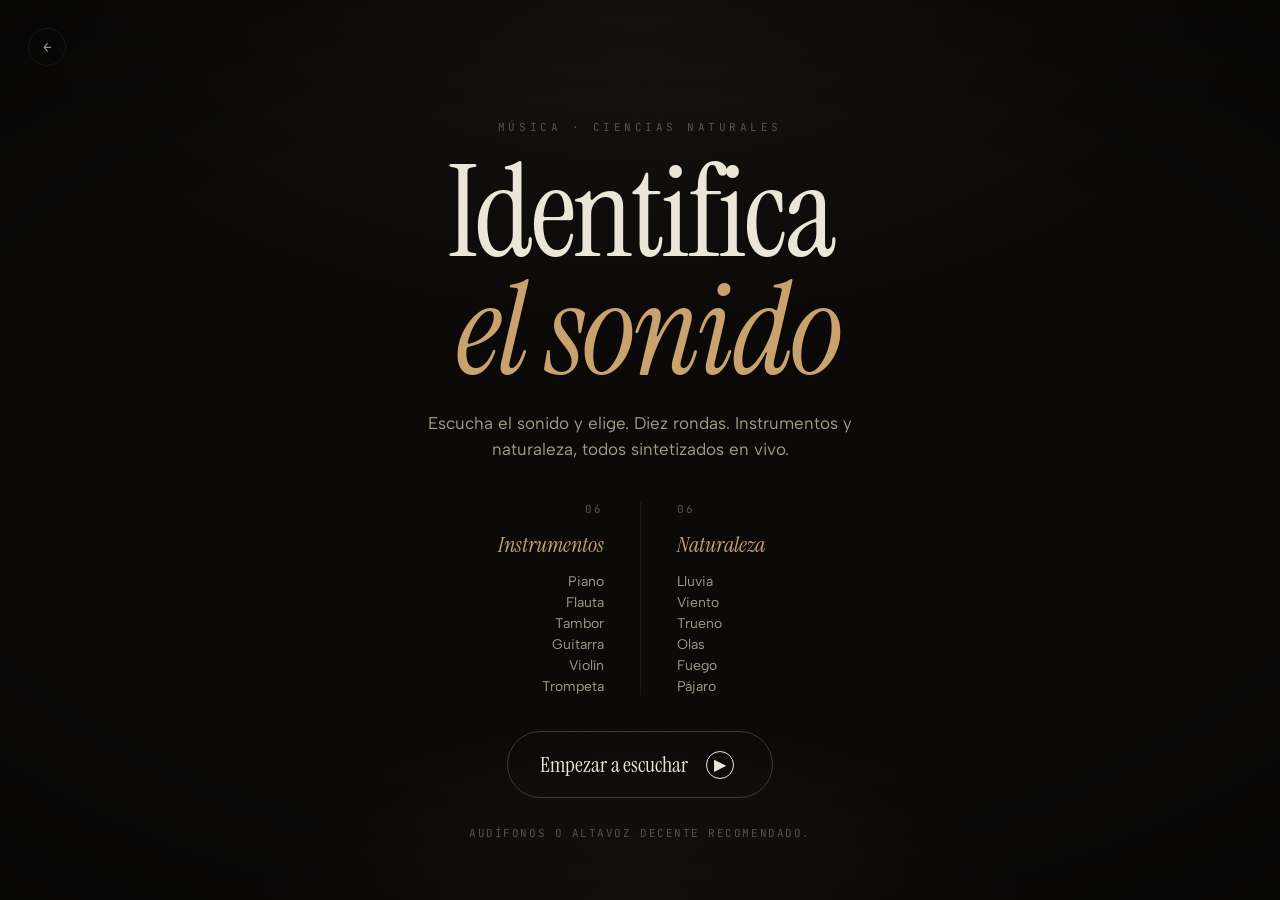
<file: activities/identifica-sonido/index.html>
<!DOCTYPE html>
<html lang="es">
<head>
  <meta charset="UTF-8" />
  <meta name="viewport" content="width=device-width, initial-scale=1.0" />
  <title>Identifica el sonido</title>
  <meta name="description" content="Identifica el sonido. Instrumentos y naturaleza, sintetizados en vivo con Web Audio API." />
  <script defer src="https://analytics.lu1s9.dev/script.js" data-website-id="b43d0a09-e1eb-4a2e-ba0b-0c2025f98c3b"></script>
  <link rel="preconnect" href="https://fonts.googleapis.com" />
  <link rel="preconnect" href="https://fonts.gstatic.com" crossorigin />
  <link href="https://fonts.googleapis.com/css2?family=Albert+Sans:wght@400;500;600;700&family=Instrument+Serif:ital@0;1&family=JetBrains+Mono:wght@300;400;500&display=swap" rel="stylesheet" />
  <link rel="stylesheet" href="style.css" />
</head>
<body class="phase-idle">

  <div class="grain" aria-hidden="true"></div>

  <a class="home-link" href="../../" aria-label="Volver al catálogo">←</a>

  <div class="vignette" aria-hidden="true"></div>

  <main class="stage">

    <!-- IDLE -->
    <section id="idle" class="idle">
      <header class="hero">
        <span class="eyebrow">música · ciencias naturales</span>
        <h1 class="hero-title">Identifica<br/><em>el sonido</em></h1>
        <p class="hero-lead">
          Escucha el sonido y elige. Diez rondas. Instrumentos y naturaleza, todos sintetizados en vivo.
        </p>
      </header>

      <div class="categories">
        <div class="cat">
          <span class="cat-num">06</span>
          <span class="cat-label">Instrumentos</span>
          <ul>
            <li>Piano</li><li>Flauta</li><li>Tambor</li>
            <li>Guitarra</li><li>Violín</li><li>Trompeta</li>
          </ul>
        </div>
        <div class="cat-divider" aria-hidden="true"></div>
        <div class="cat">
          <span class="cat-num">06</span>
          <span class="cat-label">Naturaleza</span>
          <ul>
            <li>Lluvia</li><li>Viento</li><li>Trueno</li>
            <li>Olas</li><li>Fuego</li><li>Pájaro</li>
          </ul>
        </div>
      </div>

      <button id="start-btn" class="primary" type="button">
        <span class="primary-label">Empezar a escuchar</span>
        <span class="primary-glyph" aria-hidden="true">▶</span>
      </button>

      <p class="hint">Audífonos o altavoz decente recomendado.</p>
    </section>

    <!-- QUESTION -->
    <section id="quiz" class="quiz">
      <header class="quiz-head">
        <div class="counter">
          <span class="counter-current" id="q-current">01</span>
          <span class="counter-divider">/</span>
          <span class="counter-total" id="q-total">10</span>
        </div>
        <div class="score-display">
          <span class="score-label">PTS</span>
          <span class="score-value" id="score">0</span>
        </div>
      </header>

      <div class="scope-wrap">
        <canvas id="scope" class="scope"></canvas>
        <div class="scope-frame" aria-hidden="true">
          <span class="scope-corner tl"></span>
          <span class="scope-corner tr"></span>
          <span class="scope-corner bl"></span>
          <span class="scope-corner br"></span>
        </div>
        <div class="scope-meta">
          <span class="meta-label">SEÑAL · EN VIVO</span>
          <span class="meta-dot" aria-hidden="true"></span>
        </div>
      </div>

      <div class="play-area">
        <button id="play-btn" class="play-btn" type="button" aria-label="Reproducir sonido">
          <svg viewBox="0 0 64 64" class="play-icon">
            <circle cx="32" cy="32" r="28" fill="none" stroke="currentColor" stroke-width="1.5" />
            <polygon points="26,20 26,44 46,32" fill="currentColor" class="play-tri" />
            <g class="play-pause" opacity="0">
              <rect x="24" y="20" width="6" height="24" fill="currentColor" />
              <rect x="34" y="20" width="6" height="24" fill="currentColor" />
            </g>
          </svg>
        </button>
        <p class="play-hint" id="play-hint">Toca para escuchar de nuevo</p>
      </div>

      <p class="question-prompt">¿Qué se escucha?</p>

      <div class="options" id="options" role="listbox">
        <!-- 4 options injected by JS -->
      </div>

      <div class="reveal" id="reveal" aria-live="polite">
        <span class="reveal-label" id="reveal-label">—</span>
        <span class="reveal-name" id="reveal-name">—</span>
      </div>
    </section>

    <!-- RESULT -->
    <section id="result" class="result">
      <span class="eyebrow result-eyebrow">Ronda terminada</span>
      <h2 class="result-title" id="result-title">—</h2>

      <div class="result-score-block">
        <span class="result-score-label">PUNTAJE FINAL</span>
        <span class="result-score-value" id="final-score">0</span>
      </div>

      <ul class="result-stats">
        <li>
          <span class="stat-num" id="final-correct">0</span>
          <span class="stat-label">correctas</span>
        </li>
        <li>
          <span class="stat-num" id="final-wrong">0</span>
          <span class="stat-label">incorrectas</span>
        </li>
        <li>
          <span class="stat-num" id="final-streak">0</span>
          <span class="stat-label">mejor racha</span>
        </li>
      </ul>

      <div class="result-actions">
        <button id="restart-btn" class="primary" type="button">
          <span class="primary-label">Otra ronda</span>
          <span class="primary-glyph" aria-hidden="true">↻</span>
        </button>
        <button id="quit-btn" class="secondary" type="button">Volver al inicio</button>
      </div>
    </section>

  </main>

  <script src="app.js"></script>
</body>
</html>
</file>
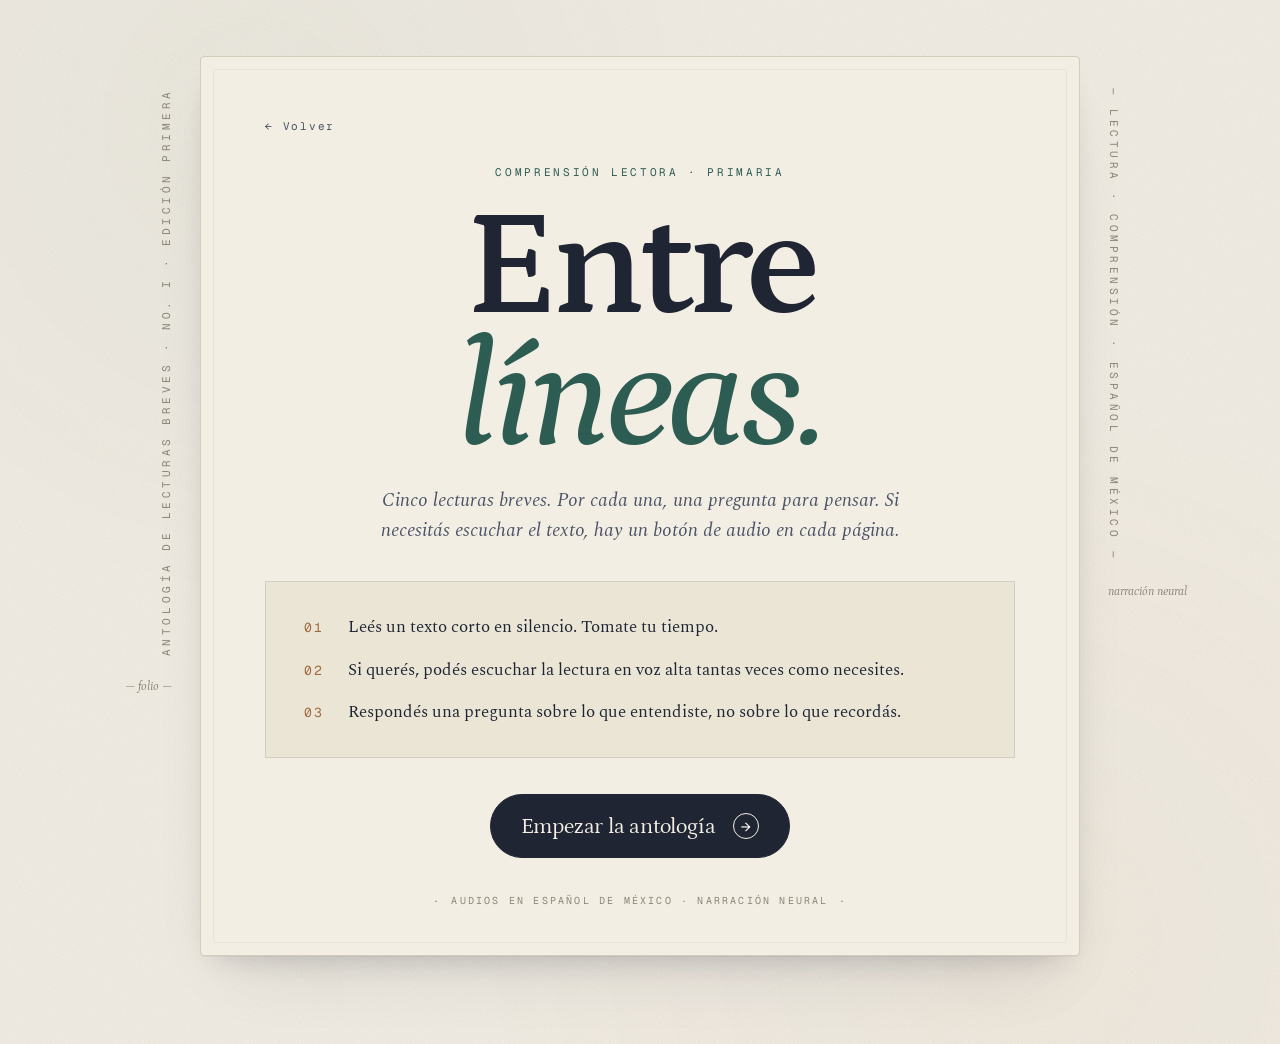
<file: activities/lectura-entre-lineas/index.html>
<!DOCTYPE html>
<html lang="es">
<head>
  <meta charset="UTF-8" />
  <meta name="viewport" content="width=device-width, initial-scale=1.0" />
  <title>Lectura entre líneas</title>
  <meta name="description" content="Lectura entre líneas. Textos cortos con audio en español de México y preguntas de comprensión." />
  <script defer src="https://analytics.lu1s9.dev/script.js" data-website-id="b43d0a09-e1eb-4a2e-ba0b-0c2025f98c3b"></script>
  <link rel="preconnect" href="https://fonts.googleapis.com" />
  <link rel="preconnect" href="https://fonts.gstatic.com" crossorigin />
  <link href="https://fonts.googleapis.com/css2?family=Geist+Mono:wght@400;500&family=Petrona:ital,wght@0,400;0,500;0,700;1,400;1,500&family=Spectral:ital,wght@0,400;0,500;0,600;1,400&display=swap" rel="stylesheet" />
  <link rel="stylesheet" href="style.css" />
</head>
<body class="phase-idle">

  <div class="page">

    <!-- ───── MARGEN IZQUIERDO ───── -->
    <aside class="margin margin-left" aria-hidden="true">
      <span class="m-spine">Antología de lecturas breves · No. I · Edición primera</span>
      <span class="m-folio">— folio —</span>
    </aside>

    <!-- ───── HOJA PRINCIPAL ───── -->
    <main class="paper" role="main">

      <a class="home-link" href="../../" aria-label="Volver al catálogo">← Volver</a>

      <!-- IDLE -->
      <section id="idle" class="idle">
        <header class="masthead">
          <span class="figref">comprensión lectora · primaria</span>
          <h1 class="title">
            Entre<br/><em>líneas.</em>
          </h1>
          <p class="lede">
            Cinco lecturas breves. Por cada una, una pregunta para pensar.
            Si necesitás escuchar el texto, hay un botón de audio en cada página.
          </p>
        </header>

        <div class="how">
          <ol class="how-list">
            <li>
              <span class="how-num">01</span>
              <span class="how-body">Leés un texto corto en silencio. Tomate tu tiempo.</span>
            </li>
            <li>
              <span class="how-num">02</span>
              <span class="how-body">Si querés, podés escuchar la lectura en voz alta tantas veces como necesites.</span>
            </li>
            <li>
              <span class="how-num">03</span>
              <span class="how-body">Respondés una pregunta sobre lo que entendiste, no sobre lo que recordás.</span>
            </li>
          </ol>
        </div>

        <button id="start-btn" class="primary" type="button">
          <span class="primary-text">Empezar la antología</span>
          <span class="primary-glyph" aria-hidden="true">→</span>
        </button>

        <footer class="idle-footer">
          <span class="footer-dot">·</span>
          <span class="footer-text">audios en español de México · narración neural</span>
          <span class="footer-dot">·</span>
        </footer>
      </section>

      <!-- READING / QUIZ -->
      <section id="reading" class="reading">
        <header class="reading-head">
          <span class="folio">
            <span class="folio-label">Pieza</span>
            <span class="folio-current" id="r-current">01</span>
            <span class="folio-divider">/</span>
            <span class="folio-total" id="r-total">05</span>
          </span>
          <span class="score-block">
            <span class="score-label">Puntos</span>
            <span class="score-value" id="score">0</span>
          </span>
        </header>

        <article class="article">
          <h2 class="article-title" id="text-title">—</h2>
          <p class="article-body" id="text-body">—</p>

          <div class="audio-control">
            <button id="audio-btn" class="audio-btn" type="button" aria-label="Escuchar el texto">
              <svg class="audio-ring" viewBox="0 0 64 64" aria-hidden="true">
                <circle class="audio-track" cx="32" cy="32" r="28" fill="none" stroke="currentColor" stroke-width="1.5" />
                <circle class="audio-progress" id="audio-progress" cx="32" cy="32" r="28" fill="none" stroke="currentColor" stroke-width="2" pathLength="100" stroke-dasharray="100" stroke-dashoffset="100" stroke-linecap="round" transform="rotate(-90 32 32)" />
              </svg>
              <span class="audio-glyph" id="audio-glyph" aria-hidden="true">▶</span>
            </button>
            <span class="audio-label" id="audio-label">Escuchar el texto</span>
          </div>
        </article>

        <div class="rule" aria-hidden="true"></div>

        <section class="question">
          <span class="q-eyebrow">Pregunta</span>
          <p class="q-prompt" id="q-prompt">—</p>
          <div class="q-options" id="q-options" role="listbox">
            <!-- 4 opciones inyectadas por JS -->
          </div>
        </section>

        <div class="reveal" id="reveal" aria-live="polite">
          <span class="reveal-glyph" id="reveal-glyph">—</span>
          <span class="reveal-text" id="reveal-text">—</span>
        </div>

        <button id="quit-btn" class="ghost-quit" type="button">↩ Salir de la sesión</button>
      </section>

      <!-- RESULT -->
      <section id="result" class="result">
        <header class="result-head">
          <span class="figref">antología leída</span>
          <h2 class="result-title" id="result-title">—</h2>
        </header>

        <div class="result-score-block">
          <span class="result-score-label">Puntaje final</span>
          <span class="result-score-value" id="final-score">0</span>
        </div>

        <ul class="result-stats">
          <li>
            <span class="stat-num" id="final-correct">0</span>
            <span class="stat-label">aciertos</span>
          </li>
          <li>
            <span class="stat-num" id="final-wrong">0</span>
            <span class="stat-label">errores</span>
          </li>
          <li>
            <span class="stat-num" id="final-audio">0</span>
            <span class="stat-label">audios usados</span>
          </li>
        </ul>

        <div class="result-actions">
          <button id="restart-btn" class="primary" type="button">
            <span class="primary-text">Otra antología</span>
            <span class="primary-glyph" aria-hidden="true">↻</span>
          </button>
          <button id="back-btn" class="secondary" type="button">Volver al inicio</button>
        </div>
      </section>

    </main>

    <!-- ───── MARGEN DERECHO ───── -->
    <aside class="margin margin-right" aria-hidden="true">
      <span class="m-spine">— Lectura · comprensión · español de México —</span>
      <span class="m-folio">narración neural</span>
    </aside>

  </div>

  <audio id="audio-el" preload="auto"></audio>

  <script src="texts.js"></script>
  <script src="app.js"></script>
</body>
</html>
</file>
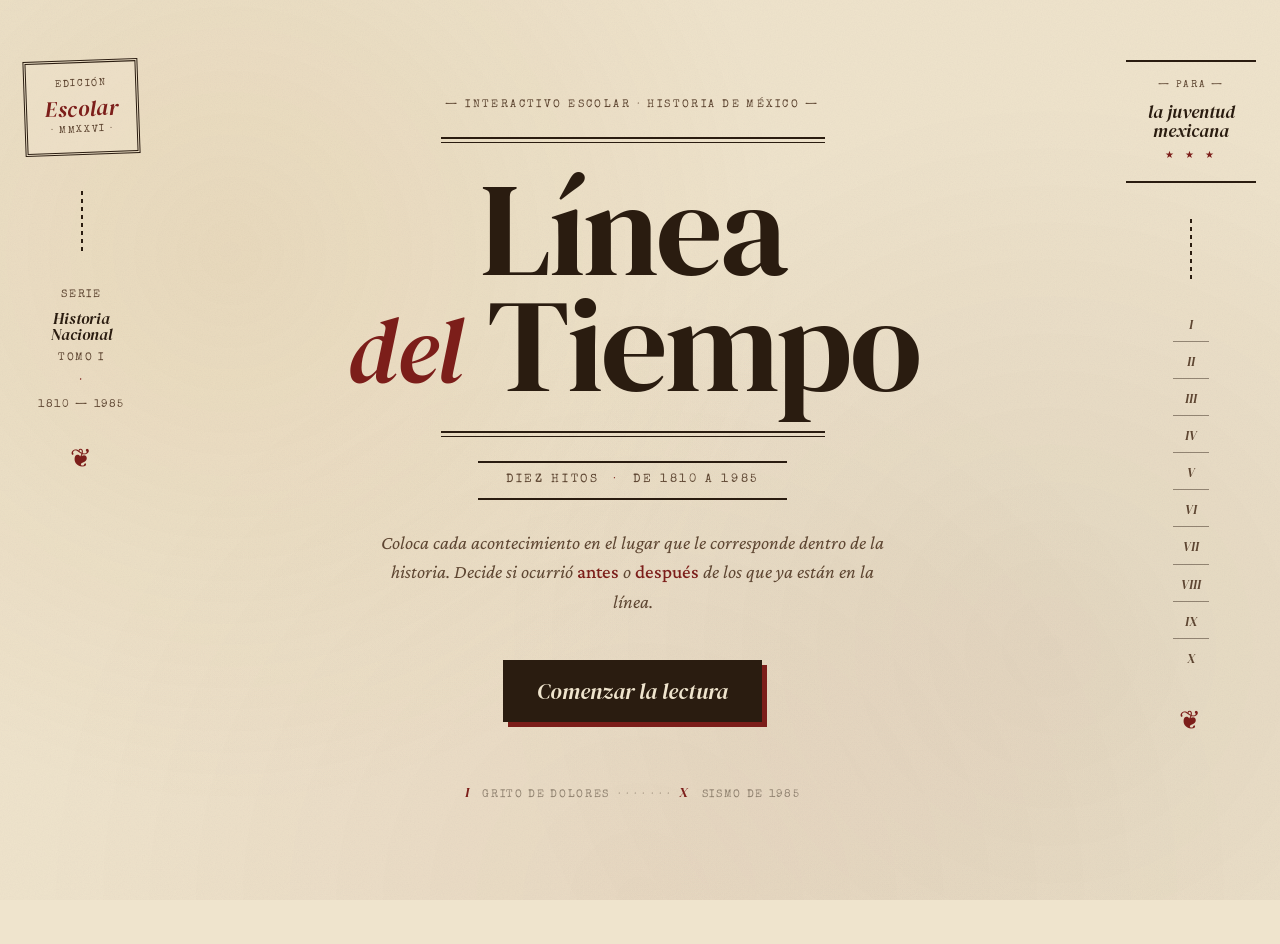
<file: activities/linea-del-tiempo/index.html>
<!DOCTYPE html>
<html lang="es">
<head>
  <meta charset="UTF-8" />
  <meta name="viewport" content="width=device-width, initial-scale=1.0, viewport-fit=cover" />
  <meta name="theme-color" content="#efe4cd" />
  <title>Línea del Tiempo · México</title>
  <link rel="preconnect" href="https://fonts.googleapis.com" />
  <link rel="preconnect" href="https://fonts.gstatic.com" crossorigin />
  <link href="https://fonts.googleapis.com/css2?family=DM+Serif+Display:ital@0;1&family=Crimson+Pro:ital,wght@0,400;0,500;0,600;1,400;1,500&family=Special+Elite&display=swap" rel="stylesheet" />
  <link rel="stylesheet" href="style.css" />
  <script defer src="https://analytics.lu1s9.dev/script.js" data-website-id="b43d0a09-e1eb-4a2e-ba0b-0c2025f98c3b"></script>
</head>
<body class="phase-idle">

  <!-- Decoración lateral izquierda (solo escritorio) -->
  <aside class="margin margin-left" aria-hidden="true">
    <div class="margin-stamp">
      <span class="stamp-line">Edición</span>
      <span class="stamp-line stamp-big">Escolar</span>
      <span class="stamp-line">· MMXXVI ·</span>
    </div>
    <div class="margin-rule" aria-hidden="true"></div>
    <div class="margin-meta">
      <span>Serie</span>
      <span class="meta-strong">Historia<br/>Nacional</span>
      <span>Tomo I</span>
      <span class="meta-divider">·</span>
      <span>1810 — 1985</span>
    </div>
    <div class="margin-fleuron" aria-hidden="true">❦</div>
  </aside>

  <!-- Contenedor principal -->
  <main class="stage">

    <!-- ─── PORTADA ─── -->
    <section class="screen screen-idle">
      <div class="cover">
        <div class="cover-eyebrow">— interactivo escolar · historia de méxico —</div>
        <div class="cover-rule"></div>
        <h1 class="cover-title">Línea<br/><em>del</em> Tiempo</h1>
        <div class="cover-rule"></div>
        <div class="cover-meta">
          <span>Diez hitos</span>
          <span class="dot">·</span>
          <span>de 1810 a 1985</span>
        </div>
        <p class="cover-lede">
          Coloca cada acontecimiento en el lugar que le corresponde dentro de la
          historia. Decide si ocurrió <em>antes</em> o <em>después</em> de los que
          ya están en la línea.
        </p>
        <button id="start-btn" class="btn btn-primary">Comenzar la lectura</button>
        <div class="cover-colofon">
          <span class="colofon-numeral">I</span>
          <span class="colofon-text">Grito de Dolores</span>
          <span class="colofon-dots">· · · · · · ·</span>
          <span class="colofon-numeral">X</span>
          <span class="colofon-text">Sismo de 1985</span>
        </div>
      </div>
    </section>

    <!-- ─── JUEGO ─── -->
    <section class="screen screen-game">
      <header class="game-header">
        <div class="hdr-block hdr-left">
          <span class="hdr-label">Acontecimiento</span>
          <span class="hdr-count"><span id="r-current">01</span><em>de</em><span id="r-total">09</span></span>
        </div>
        <div class="hdr-rule" aria-hidden="true"></div>
        <div class="hdr-block hdr-center">
          <span class="hdr-label">Aciertos</span>
          <span class="hdr-score" id="score">0</span>
        </div>
        <div class="hdr-rule" aria-hidden="true"></div>
        <div class="hdr-block hdr-right">
          <button id="quit-btn" class="btn-ghost">Salir</button>
        </div>
      </header>

      <!-- Card pendiente -->
      <div class="pending-zone">
        <div class="pending-prompt">¿En qué momento ocurrió?</div>
        <div class="pending-card-wrap">
          <div class="card card-pending" id="pending-card">
            <!-- contenido inyectado -->
          </div>
        </div>
        <div class="pending-hint">Toca el lugar en la línea, o arrastra la card hasta allí.</div>
      </div>

      <!-- Línea del tiempo -->
      <div class="timeline-wrap" id="timeline-wrap">
        <div class="timeline-rule" aria-hidden="true"></div>
        <div class="timeline" id="timeline"></div>
      </div>

      <!-- Feedback -->
      <div class="feedback" id="feedback" aria-live="polite"></div>
    </section>

    <!-- ─── RESULTADO ─── -->
    <section class="screen screen-result">
      <div class="result-head">
        <div class="result-eyebrow">— colofón —</div>
        <h2 id="result-title">Línea del Tiempo · México</h2>
        <p id="result-summary" class="result-summary"></p>
      </div>

      <div class="result-timeline-wrap">
        <div class="timeline-rule" aria-hidden="true"></div>
        <div class="result-timeline" id="result-timeline"></div>
      </div>

      <div class="result-stats">
        <div class="stat">
          <span class="stat-label">Aciertos</span>
          <span class="stat-value"><span id="final-correct">0</span><em>de</em><span id="final-total">9</span></span>
        </div>
        <div class="stat-divider" aria-hidden="true"></div>
        <div class="stat">
          <span class="stat-label">Tiempo</span>
          <span class="stat-value" id="final-time">—</span>
        </div>
      </div>

      <div class="result-actions">
        <button id="restart-btn" class="btn btn-primary">Jugar otra vez</button>
        <a href="../../" class="btn-ghost">← Volver al catálogo</a>
      </div>
    </section>

  </main>

  <!-- Decoración lateral derecha (solo escritorio) -->
  <aside class="margin margin-right" aria-hidden="true">
    <div class="margin-cartouche">
      <span class="cartouche-pre">— para —</span>
      <span class="cartouche-main">la juventud<br/>mexicana</span>
      <span class="cartouche-post">★ ★ ★</span>
    </div>
    <div class="margin-rule" aria-hidden="true"></div>
    <div class="margin-numerals">
      <span>I</span>
      <span>II</span>
      <span>III</span>
      <span>IV</span>
      <span>V</span>
      <span>VI</span>
      <span>VII</span>
      <span>VIII</span>
      <span>IX</span>
      <span>X</span>
    </div>
    <div class="margin-fleuron" aria-hidden="true">❦</div>
  </aside>

  <script src="events.js"></script>
  <script src="app.js"></script>
</body>
</html>
</file>
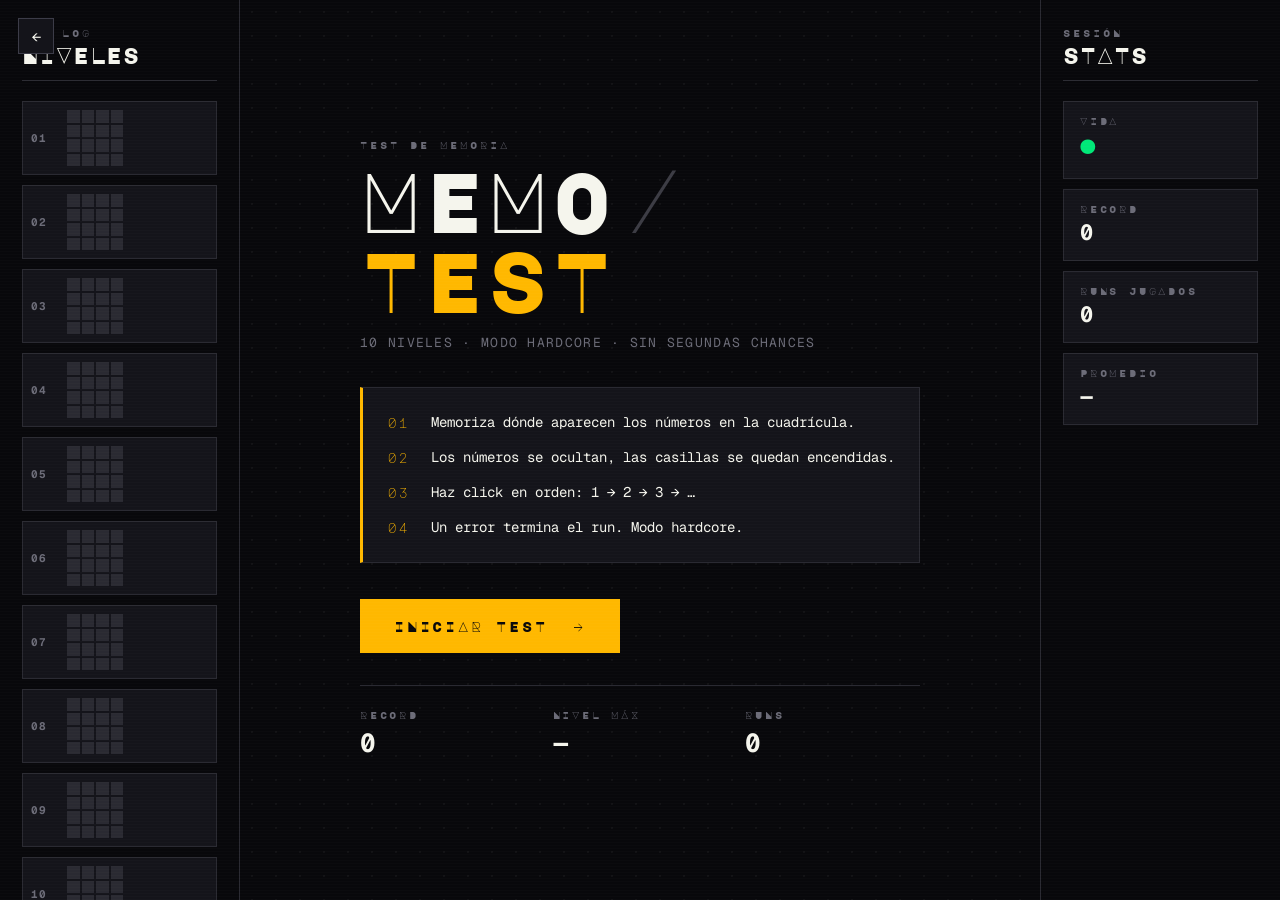
<file: activities/memory-grid/index.html>
<!DOCTYPE html>
<html lang="es">
<head>
  <meta charset="UTF-8" />
  <meta name="viewport" content="width=device-width, initial-scale=1.0, maximum-scale=1.0, user-scalable=no" />
  <title>Memo Test · Memoria espacial</title>
  <script defer src="https://analytics.lu1s9.dev/script.js" data-website-id="b43d0a09-e1eb-4a2e-ba0b-0c2025f98c3b"></script>
  <link rel="preconnect" href="https://fonts.googleapis.com" />
  <link rel="preconnect" href="https://fonts.gstatic.com" crossorigin />
  <link
    href="https://fonts.googleapis.com/css2?family=Major+Mono+Display&family=Geist+Mono:wght@400;500;700&display=swap"
    rel="stylesheet"
  />
  <link rel="stylesheet" href="style.css" />
</head>
<body class="phase-idle">

  <div class="scanlines" aria-hidden="true"></div>

  <a class="home-link" href="../../" aria-label="Volver al catálogo">←</a>

  <div class="layout">

    <!-- LEFT SIDEBAR — Run log -->
    <aside class="sidebar sidebar-left" aria-label="Historial del run">
      <header class="sidebar-head">
        <span class="eyebrow">run log</span>
        <h2 class="sidebar-title">Niveles</h2>
      </header>
      <ol class="phase-log" id="phase-log">
        <!-- 10 mini-grids inserted by JS -->
      </ol>
    </aside>

    <!-- MAIN STAGE -->
    <main class="stage">

      <!-- IDLE: rules + start -->
      <section id="idle" class="idle">
        <header class="hero">
          <span class="eyebrow">test de memoria</span>
          <h1 class="hero-title">Memo<span class="hero-sep">/</span><em>Test</em></h1>
          <p class="hero-sub">10 niveles · modo hardcore · sin segundas chances</p>
        </header>

        <div class="rules">
          <ol class="rules-list">
            <li>
              <span class="rule-num">01</span>
              <span class="rule-text">Memoriza dónde aparecen los números en la cuadrícula.</span>
            </li>
            <li>
              <span class="rule-num">02</span>
              <span class="rule-text">Los números se ocultan, las casillas se quedan encendidas.</span>
            </li>
            <li>
              <span class="rule-num">03</span>
              <span class="rule-text">Haz click en orden: 1 → 2 → 3 → …</span>
            </li>
            <li>
              <span class="rule-num">04</span>
              <span class="rule-text">Un error termina el run. Modo hardcore.</span>
            </li>
          </ol>
        </div>

        <button id="start-btn" class="primary" type="button">
          <span>Iniciar test</span>
          <span aria-hidden="true">→</span>
        </button>

        <div class="records">
          <div class="record">
            <span class="record-label">Record</span>
            <span class="record-value" id="record-score">0</span>
          </div>
          <div class="record">
            <span class="record-label">Nivel máx</span>
            <span class="record-value" id="record-level">—</span>
          </div>
          <div class="record">
            <span class="record-label">Runs</span>
            <span class="record-value" id="record-runs">0</span>
          </div>
        </div>
      </section>

      <!-- GAME: HUD + grid + status -->
      <section id="game" class="game">
        <header class="game-head">
          <div class="hud">
            <span class="hud-label">Nivel</span>
            <span class="hud-value">
              <span id="level-current">01</span>
              <span class="hud-divider">/</span>
              <span id="level-total">10</span>
            </span>
          </div>
          <div class="hud">
            <span class="hud-label">Puntaje</span>
            <span class="hud-value" id="score">0</span>
          </div>
          <div class="hud">
            <span class="hud-label">Fase</span>
            <span class="hud-value" id="phase-label">—</span>
          </div>
        </header>

        <div class="grid" id="grid" role="grid" aria-label="Cuadrícula de memoria">
          <!-- 16 cells inserted by JS -->
        </div>

        <div class="countdown-bar" aria-hidden="true">
          <div class="countdown-fill" id="countdown-fill"></div>
        </div>

        <p class="game-status" id="game-status" aria-live="polite">
          Memoriza la posición de los números.
        </p>
      </section>

      <!-- RESULT: game over or completed all 10 -->
      <section id="result" class="result">
        <span class="eyebrow result-eyebrow" id="result-eyebrow">Run terminado</span>
        <h2 class="result-title" id="result-title">Game over</h2>
        <p class="result-sub" id="result-sub">Un error te sacó del run.</p>

        <div class="result-stats">
          <div class="result-stat">
            <span class="stat-label">Puntaje</span>
            <span class="stat-value stat-value-big" id="final-score">0</span>
          </div>
          <div class="result-stat">
            <span class="stat-label">Nivel</span>
            <span class="stat-value" id="final-level">—</span>
          </div>
          <div class="result-stat">
            <span class="stat-label">Record</span>
            <span class="stat-value" id="final-record">0</span>
          </div>
        </div>

        <div class="result-actions">
          <button id="restart-btn" class="primary" type="button">
            <span>Reiniciar test</span>
            <span aria-hidden="true">→</span>
          </button>
          <button id="quit-btn" class="secondary" type="button">Volver al menú</button>
        </div>
      </section>
    </main>

    <!-- RIGHT SIDEBAR — Stats -->
    <aside class="sidebar sidebar-right" aria-label="Estadísticas de la sesión">
      <header class="sidebar-head">
        <span class="eyebrow">sesión</span>
        <h2 class="sidebar-title">Stats</h2>
      </header>
      <div class="stat-cards">
        <div class="stat-card stat-card-life" id="stat-life">
          <span class="stat-label">Vida</span>
          <span class="stat-value">●</span>
        </div>
        <div class="stat-card">
          <span class="stat-label">Record</span>
          <span class="stat-value" id="stat-record">0</span>
        </div>
        <div class="stat-card">
          <span class="stat-label">Runs jugados</span>
          <span class="stat-value" id="stat-runs">0</span>
        </div>
        <div class="stat-card">
          <span class="stat-label">Promedio</span>
          <span class="stat-value" id="stat-avg">—</span>
        </div>
      </div>
    </aside>
  </div>

  <script src="app.js"></script>
</body>
</html>
</file>
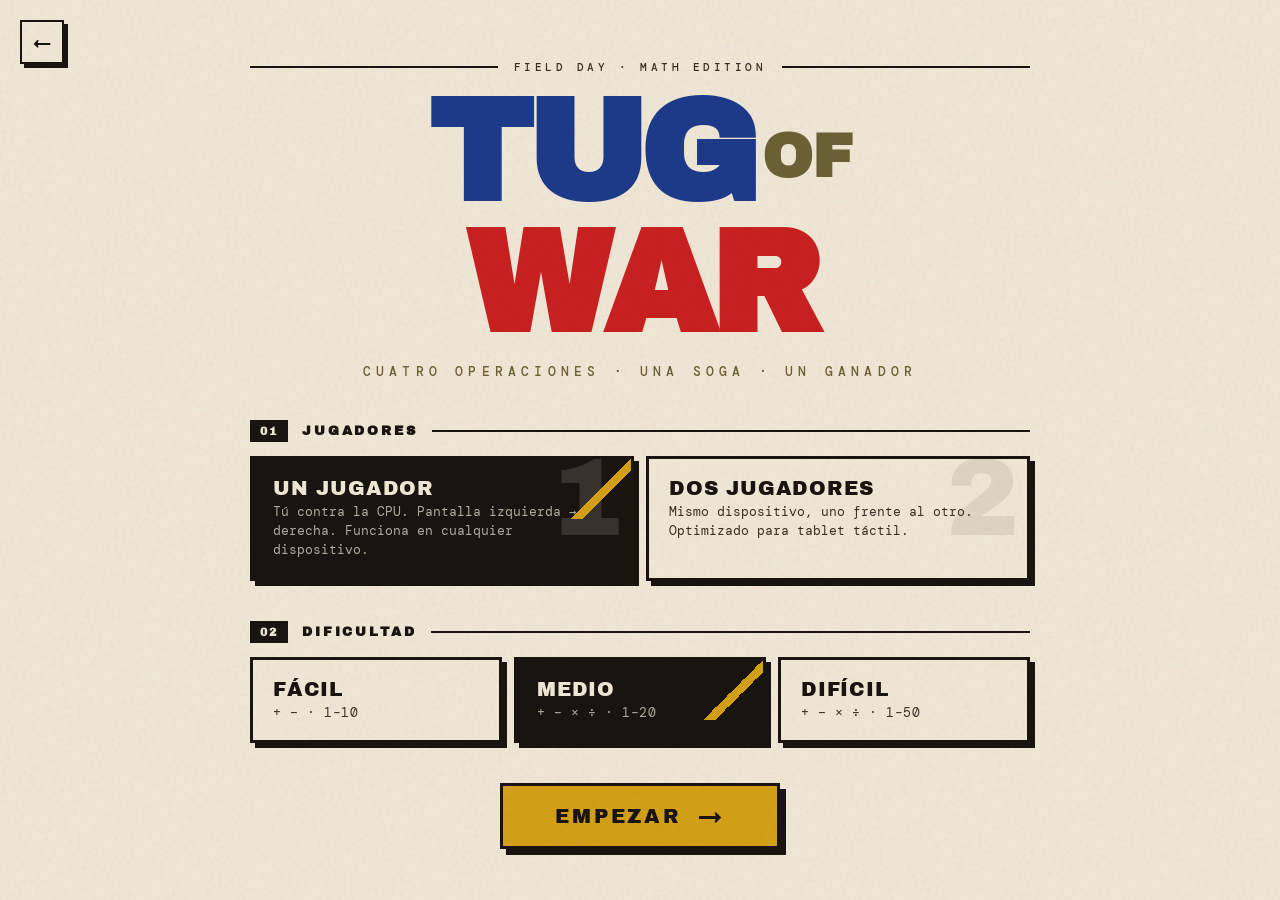
<file: activities/tug-of-war-math/index.html>
<!DOCTYPE html>
<html lang="es">
<head>
  <meta charset="UTF-8" />
  <meta name="viewport" content="width=device-width, initial-scale=1.0, maximum-scale=1.0, user-scalable=no" />
  <title>Tug of War: Math</title>
  <script defer src="https://analytics.lu1s9.dev/script.js" data-website-id="b43d0a09-e1eb-4a2e-ba0b-0c2025f98c3b"></script>

  <link rel="preconnect" href="https://fonts.googleapis.com" />
  <link rel="preconnect" href="https://fonts.gstatic.com" crossorigin />
  <link
    href="https://fonts.googleapis.com/css2?family=Archivo+Black&family=DM+Mono:wght@400;500&display=swap"
    rel="stylesheet"
  />

  <link rel="stylesheet" href="style.css" />
</head>
<body class="phase-setup">

  <div class="grain" aria-hidden="true"></div>

  <a class="home-link" href="../../" aria-label="Volver al catálogo">←</a>

  <!-- SETUP -->
  <section id="setup" class="setup">
    <div class="setup-inner">

      <header class="hero">
        <div class="hero-overline">
          <span class="overline-line"></span>
          <span class="overline-text">FIELD DAY · MATH EDITION</span>
          <span class="overline-line"></span>
        </div>
        <h1 class="hero-title">
          <span class="hero-tug">TUG</span><span class="hero-of">OF</span><span class="hero-war">WAR</span>
        </h1>
        <p class="hero-sub">CUATRO OPERACIONES · UNA SOGA · UN GANADOR</p>
      </header>

      <div class="picker">
        <h2 class="picker-label"><span>01</span> Jugadores</h2>
        <div class="opts opts-mode">
          <button data-mode="1p" class="opt active" type="button">
            <span class="opt-num">1</span>
            <span class="opt-title">Un jugador</span>
            <span class="opt-desc">Tú contra la CPU. Pantalla izquierda → derecha. Funciona en cualquier dispositivo.</span>
          </button>
          <button data-mode="2p" class="opt" type="button">
            <span class="opt-num">2</span>
            <span class="opt-title">Dos jugadores</span>
            <span class="opt-desc">Mismo dispositivo, uno frente al otro. Optimizado para tablet táctil.</span>
          </button>
        </div>
      </div>

      <div class="picker">
        <h2 class="picker-label"><span>02</span> Dificultad</h2>
        <div class="opts opts-difficulty">
          <button data-difficulty="easy" class="opt" type="button">
            <span class="opt-title">Fácil</span>
            <span class="opt-desc">+ − · 1–10</span>
          </button>
          <button data-difficulty="medium" class="opt active" type="button">
            <span class="opt-title">Medio</span>
            <span class="opt-desc">+ − × ÷ · 1–20</span>
          </button>
          <button data-difficulty="hard" class="opt" type="button">
            <span class="opt-title">Difícil</span>
            <span class="opt-desc">+ − × ÷ · 1–50</span>
          </button>
        </div>
      </div>

      <button id="start-btn" class="primary" type="button">
        <span class="primary-text">Empezar</span>
        <span class="primary-arrow" aria-hidden="true">→</span>
      </button>
    </div>
  </section>

  <!-- GAME -->
  <section id="game" class="game">

    <article class="team team-1" data-team="1">
      <span class="team-mark" aria-hidden="true">01</span>
      <header class="team-header">
        <span class="team-flag" aria-hidden="true"></span>
        <span class="team-name">Azul</span>
      </header>
      <div class="question-wrap">
        <div class="question" id="q-1">?</div>
      </div>
      <div class="input" id="i-1">0</div>
      <div class="keypad">
        <button data-key="1" type="button">1</button>
        <button data-key="2" type="button">2</button>
        <button data-key="3" type="button">3</button>
        <button data-key="4" type="button">4</button>
        <button data-key="5" type="button">5</button>
        <button data-key="6" type="button">6</button>
        <button data-key="7" type="button">7</button>
        <button data-key="8" type="button">8</button>
        <button data-key="9" type="button">9</button>
        <button data-key="clear" class="key-clear" type="button">⌫</button>
        <button data-key="0" type="button">0</button>
        <button data-key="submit" class="key-submit" type="button">=</button>
      </div>
    </article>

    <div class="rope-scene">
      <div class="rope-frame">
        <div class="rope-zone rope-zone-1" aria-hidden="true"></div>
        <div class="rope-zone rope-zone-2" aria-hidden="true"></div>
        <div class="rope-line" aria-hidden="true"></div>
        <div class="rope-ticks" aria-hidden="true">
          <span></span><span></span><span></span><span></span>
          <span></span><span></span><span></span><span></span><span></span>
        </div>
        <div class="rope-center" aria-hidden="true"></div>
        <div class="rope-marker" id="marker">
          <div class="marker-ring"></div>
          <div class="marker-knot"></div>
        </div>
      </div>
      <div class="rope-labels">
        <span class="label label-1">AZUL</span>
        <span class="label-divider" aria-hidden="true"></span>
        <span class="label label-2">ROJO</span>
      </div>
    </div>

    <article class="team team-2" data-team="2">
      <span class="team-mark" aria-hidden="true">02</span>
      <header class="team-header">
        <span class="team-flag" aria-hidden="true"></span>
        <span class="team-name">Rojo</span>
      </header>
      <div class="question-wrap">
        <div class="question" id="q-2">?</div>
      </div>
      <div class="input" id="i-2">0</div>
      <div class="keypad">
        <button data-key="1" type="button">1</button>
        <button data-key="2" type="button">2</button>
        <button data-key="3" type="button">3</button>
        <button data-key="4" type="button">4</button>
        <button data-key="5" type="button">5</button>
        <button data-key="6" type="button">6</button>
        <button data-key="7" type="button">7</button>
        <button data-key="8" type="button">8</button>
        <button data-key="9" type="button">9</button>
        <button data-key="clear" class="key-clear" type="button">⌫</button>
        <button data-key="0" type="button">0</button>
        <button data-key="submit" class="key-submit" type="button">=</button>
      </div>
    </article>

    <button id="quit-btn" class="quit" type="button" aria-label="Volver al menú">↩</button>
  </section>

  <!-- GAME OVER -->
  <div id="gameover" class="overlay">
    <div class="overlay-sweep" aria-hidden="true"></div>
    <div class="card">
      <span class="card-overline">DECISIÓN FINAL</span>
      <h1 id="winner-title">Ganador</h1>
      <p id="winner-text">—</p>
      <div class="actions">
        <button id="restart-btn" class="primary" type="button">
          <span class="primary-text">Revancha</span>
          <span class="primary-arrow" aria-hidden="true">→</span>
        </button>
        <button id="back-btn" class="secondary" type="button">Cambiar modo</button>
      </div>
    </div>
  </div>

  <script src="app.js"></script>
</body>
</html>
</file>
<file: activities/ciclo-del-agua/style.css>
/* ============================================================
   El Ciclo del Agua — lámina interactiva
   Estética: ilustración científica vintage + risograph
   ============================================================ */

:root {
  --paper:        #f1e7cf;
  --paper-deep:   #e6d8b3;
  --paper-edge:   #d9c89e;
  --ink:          #15233a;
  --ink-soft:     #3e4d66;
  --ink-faint:    #758297;
  --sky:          #6294b3;
  --water:        #3a607d;
  --sun:          #d59944;
  --sun-glow:     #f0c869;
  --terra:        #b04a35;
  --moss:         #6e8a6a;

  --shadow-paper: 0 1px 0 rgba(21, 35, 58, 0.04),
                  0 12px 28px -16px rgba(21, 35, 58, 0.28),
                  0 32px 60px -32px rgba(21, 35, 58, 0.22);
}

* { box-sizing: border-box; margin: 0; padding: 0; }

html, body {
  min-height: 100%;
  background: var(--paper);
  color: var(--ink);
  font-family: 'Newsreader', 'Iowan Old Style', Georgia, serif;
  font-optical-sizing: auto;
  -webkit-font-smoothing: antialiased;
  text-rendering: optimizeLegibility;
}

/* Textura de papel global — ruido sutil + grano dorado */
body {
  background-image:
    radial-gradient(circle at 18% 22%, rgba(213, 153, 68, 0.06) 0, transparent 38%),
    radial-gradient(circle at 82% 78%, rgba(98, 148, 179, 0.05) 0, transparent 40%),
    repeating-linear-gradient(0deg, transparent 0 22px, rgba(21, 35, 58, 0.018) 22px 23px),
    url("data:image/svg+xml;utf8,<svg xmlns='http://www.w3.org/2000/svg' width='160' height='160'><filter id='n'><feTurbulence type='fractalNoise' baseFrequency='0.85' numOctaves='2' seed='5'/><feColorMatrix values='0 0 0 0 0  0 0 0 0 0  0 0 0 0 0  0 0 0 0.055 0'/></filter><rect width='100%' height='100%' filter='url(%23n)'/></svg>");
}

/* ─── LAYOUT GENERAL ──────────────────────────────────────── */
.page {
  display: grid;
  grid-template-columns: 1fr min(940px, calc(100% - 32px)) 1fr;
  align-items: start;
  gap: 0;
  padding: 56px 0 80px;
  min-height: 100vh;
}

.margin {
  position: relative;
  min-height: 600px;
  color: var(--ink);
  opacity: 0.55;
  padding: 24px 32px;
}

.margin-left { grid-column: 1; justify-self: end; }
.margin-right { grid-column: 3; justify-self: start; }

.paper {
  grid-column: 2;
  background: var(--paper);
  border: 1.5px solid var(--paper-edge);
  border-radius: 6px;
  padding: 56px clamp(28px, 5vw, 64px) 48px;
  box-shadow: var(--shadow-paper);
  position: relative;
}

/* Líneas finas internas tipo libreta — solo en bordes */
.paper::before {
  content: '';
  position: absolute;
  inset: 14px;
  border: 1px solid rgba(21, 35, 58, 0.07);
  border-radius: 4px;
  pointer-events: none;
}

/* ─── MASTHEAD ────────────────────────────────────────────── */
.masthead {
  margin-bottom: 36px;
  text-align: center;
}

.masthead-top {
  display: flex;
  justify-content: space-between;
  align-items: center;
  border-bottom: 1px solid var(--ink);
  padding-bottom: 12px;
  margin-bottom: 28px;
  font-family: 'IBM Plex Mono', ui-monospace, monospace;
  font-size: 11px;
  letter-spacing: 0.14em;
  text-transform: uppercase;
  color: var(--ink-soft);
}

.figref {
  font-family: 'IBM Plex Mono', ui-monospace, monospace;
  font-size: 11px;
  letter-spacing: 0.14em;
  text-transform: uppercase;
  color: var(--ink-soft);
}

.masthead h1 {
  font-family: 'Fraunces', 'Playfair Display', serif;
  font-weight: 800;
  font-variation-settings: 'opsz' 144, 'SOFT' 30;
  font-size: clamp(48px, 8vw, 96px);
  line-height: 0.92;
  letter-spacing: -0.03em;
  color: var(--ink);
  margin-bottom: 18px;
}

.masthead h1 .amp {
  font-style: italic;
  font-weight: 400;
  font-variation-settings: 'opsz' 144, 'SOFT' 100;
  color: var(--terra);
  font-size: 0.78em;
  padding: 0 0.08em;
}

.lede {
  font-family: 'Newsreader', serif;
  font-size: clamp(15px, 1.7vw, 18px);
  line-height: 1.55;
  color: var(--ink-soft);
  max-width: 56ch;
  margin: 0 auto;
  font-style: italic;
}

/* ─── INDICADOR DE ETAPAS ─────────────────────────────────── */
.stage-indicator {
  list-style: none;
  display: grid;
  grid-template-columns: repeat(4, 1fr);
  gap: 0;
  margin-bottom: 36px;
  border-top: 1px solid var(--ink);
  border-bottom: 1px solid var(--ink);
  position: relative;
}

.stage-indicator::after {
  content: '';
  position: absolute;
  inset: 4px 0;
  border-top: 1px solid var(--ink);
  border-bottom: 1px solid var(--ink);
  pointer-events: none;
}

.stage-indicator li {
  padding: 16px 12px 14px;
  text-align: center;
  border-right: 1px solid rgba(21, 35, 58, 0.18);
  cursor: pointer;
  transition: background 0.3s ease;
  position: relative;
}

.stage-indicator li:last-child { border-right: none; }

.stage-indicator li:hover { background: rgba(21, 35, 58, 0.04); }

.stage-indicator li.active {
  background: var(--ink);
  color: var(--paper);
}

.stage-indicator .num {
  display: block;
  font-family: 'IBM Plex Mono', monospace;
  font-size: 13px;
  letter-spacing: 0.1em;
  margin-bottom: 4px;
  opacity: 0.75;
}

.stage-indicator .name {
  display: block;
  font-family: 'Fraunces', serif;
  font-weight: 600;
  font-size: clamp(13px, 1.6vw, 17px);
  letter-spacing: -0.01em;
}

/* ─── ESCENA SVG ──────────────────────────────────────────── */
.scene-frame {
  position: relative;
  margin: 0 0 40px;
  border: 1.5px solid var(--ink);
  background: var(--paper);
  padding: 18px;
  box-shadow:
    inset 0 0 0 1px var(--paper),
    inset 0 0 0 2px rgba(21, 35, 58, 0.08);
}

.scene-corner {
  position: absolute;
  width: 14px;
  height: 14px;
  background: var(--ink);
}
.scene-corner.tl { top: -2px; left: -2px; clip-path: polygon(0 0, 100% 0, 0 100%); }
.scene-corner.tr { top: -2px; right: -2px; clip-path: polygon(0 0, 100% 0, 100% 100%); }
.scene-corner.bl { bottom: -2px; left: -2px; clip-path: polygon(0 0, 100% 100%, 0 100%); }
.scene-corner.br { bottom: -2px; right: -2px; clip-path: polygon(100% 0, 100% 100%, 0 100%); }

.scene {
  display: block;
  width: 100%;
  height: auto;
  aspect-ratio: 8 / 5;
}

/* ─── ELEMENTOS DEL PAISAJE ───────────────────────────────── */
.scene .el {
  transition: opacity 0.7s ease;
}

/* SOL — siempre visible */
.scene .sun-rays line {
  stroke: var(--ink);
  stroke-width: 2.4;
  stroke-linecap: round;
}

[data-stage="1"] .sun {
  animation: sun-pulse 3.4s ease-in-out infinite;
  transform-origin: 640px 100px;
}
[data-stage="1"] .sun-rays {
  animation: sun-rays-spin 28s linear infinite;
  transform-origin: 0 0;
}

@keyframes sun-pulse {
  0%, 100% { filter: drop-shadow(0 0 0 rgba(213, 153, 68, 0)); }
  50%      { filter: drop-shadow(0 0 14px rgba(240, 200, 105, 0.55)); }
}
@keyframes sun-rays-spin {
  to { transform: rotate(360deg); }
}

/* VAPOR */
.scene .vapor {
  fill: none;
  stroke: var(--ink);
  stroke-width: 1.6;
  stroke-linecap: round;
  stroke-dasharray: 4 5;
  opacity: 0;
}
[data-stage="1"] .vapor { opacity: 1; }
[data-stage="2"] .vapor,
[data-stage="3"] .vapor,
[data-stage="4"] .vapor { opacity: 0.45; }

[data-stage="1"] .vapor path {
  animation: vapor-rise 3.2s ease-in-out infinite;
}
[data-stage="1"] .vapor path:nth-child(2) { animation-delay: 0.6s; }
[data-stage="1"] .vapor path:nth-child(3) { animation-delay: 1.2s; }

@keyframes vapor-rise {
  0%   { transform: translateY(20px); opacity: 0; }
  20%  { opacity: 0.9; }
  85%  { opacity: 0.9; }
  100% { transform: translateY(-40px); opacity: 0; }
}

/* NUBES */
.scene .clouds { opacity: 0; }
[data-stage="2"] .clouds { opacity: 1; }
[data-stage="3"] .clouds,
[data-stage="4"] .clouds { opacity: 0.78; }

[data-stage="2"] .cloud {
  animation: cloud-bob 4.6s ease-in-out infinite;
}
[data-stage="2"] .cloud-b { animation-delay: 0.8s; }
[data-stage="2"] .cloud-c { animation-delay: 1.6s; }

@keyframes cloud-bob {
  0%, 100% { transform: translate(var(--cx, 0), var(--cy, 0)); }
  50%      { transform: translate(var(--cx, 0), calc(var(--cy, 0px) - 6px)); }
}

/* Setear --cx/--cy con valores del transform original */
.cloud-a { --cx: 180px; --cy: 140px; transform: translate(180px, 140px); }
.cloud-b { --cx: 380px; --cy: 110px; transform: translate(380px, 110px); }
.cloud-c { --cx: 560px; --cy: 165px; transform: translate(560px, 165px); }

/* LLUVIA */
.scene .rain { opacity: 0; }
[data-stage="3"] .rain { opacity: 1; }
[data-stage="4"] .rain { opacity: 0.5; }

.scene .drop {
  stroke: var(--water);
  stroke-width: 2.4;
  stroke-linecap: round;
}
[data-stage="3"] .drop {
  animation: rain-fall 1.2s linear infinite;
}

@keyframes rain-fall {
  0%   { transform: translateY(-28px); opacity: 0; }
  20%  { opacity: 1; }
  80%  { opacity: 1; }
  100% { transform: translateY(60px); opacity: 0; }
}

/* RÍO / ESCURRIMIENTO */
.scene .river { opacity: 0; }
[data-stage="4"] .river { opacity: 1; }

[data-stage="4"] .river path:nth-child(even) {
  stroke-dashoffset: 0;
  animation: river-flow 1.8s linear infinite;
}

@keyframes river-flow {
  to { stroke-dashoffset: -14; }
}

/* Atenuar etapas pasadas según etapa activa */
[data-stage="2"] .sun  { opacity: 0.85; }
[data-stage="3"] .sun  { opacity: 0.7;  }
[data-stage="4"] .sun  { opacity: 0.65; }

/* ─── PANEL DE INFORMACIÓN ────────────────────────────────── */
.info {
  background: linear-gradient(180deg, var(--paper) 0%, var(--paper-deep) 100%);
  border: 1.5px solid var(--ink);
  padding: clamp(24px, 4vw, 36px) clamp(24px, 4vw, 40px);
  position: relative;
  margin-bottom: 32px;
}

.info::before {
  content: '';
  position: absolute;
  inset: 4px;
  border: 0.8px solid rgba(21, 35, 58, 0.2);
  pointer-events: none;
}

.info-header {
  display: flex;
  justify-content: space-between;
  align-items: center;
  padding-bottom: 14px;
  border-bottom: 1px dashed rgba(21, 35, 58, 0.3);
  margin-bottom: 18px;
}

.stage-tag {
  font-family: 'IBM Plex Mono', monospace;
  font-size: 12px;
  letter-spacing: 0.18em;
  text-transform: uppercase;
  color: var(--ink-soft);
}

.stage-glyph {
  font-size: 28px;
  color: var(--terra);
  font-family: 'Fraunces', serif;
  line-height: 1;
  transition: transform 0.5s cubic-bezier(.34, 1.56, .64, 1);
}

.stage-title {
  font-family: 'Fraunces', serif;
  font-weight: 700;
  font-variation-settings: 'opsz' 144;
  font-size: clamp(32px, 4.4vw, 48px);
  letter-spacing: -0.02em;
  margin-bottom: 12px;
  color: var(--ink);
}

.stage-desc {
  font-family: 'Newsreader', serif;
  font-size: clamp(16px, 1.9vw, 19px);
  line-height: 1.6;
  color: var(--ink);
  margin-bottom: 18px;
  max-width: 60ch;
}

.stage-key {
  font-family: 'Newsreader', serif;
  font-style: italic;
  font-size: 15px;
  color: var(--ink-soft);
  padding-top: 14px;
  border-top: 1px dashed rgba(21, 35, 58, 0.2);
}

.stage-key span {
  font-family: 'IBM Plex Mono', monospace;
  font-style: normal;
  font-size: 11px;
  text-transform: uppercase;
  letter-spacing: 0.16em;
  color: var(--terra);
  margin-right: 8px;
}

/* ─── CONTROLES ───────────────────────────────────────────── */
.controls {
  display: flex;
  align-items: center;
  justify-content: space-between;
  gap: 16px;
  margin-bottom: 40px;
}

.btn {
  display: inline-flex;
  align-items: center;
  gap: 12px;
  background: var(--paper);
  border: 1.5px solid var(--ink);
  color: var(--ink);
  padding: 14px 22px;
  font-family: 'Fraunces', serif;
  font-weight: 600;
  font-size: 16px;
  letter-spacing: -0.005em;
  cursor: pointer;
  box-shadow: 3px 3px 0 var(--ink);
  transition: transform 0.12s ease, box-shadow 0.12s ease, background 0.2s ease;
  position: relative;
}

.btn:hover {
  background: var(--ink);
  color: var(--paper);
  transform: translate(-1px, -1px);
  box-shadow: 4px 4px 0 var(--ink);
}

.btn:active {
  transform: translate(2px, 2px);
  box-shadow: 0 0 0 var(--ink);
}

.btn:focus-visible {
  outline: 2px dashed var(--terra);
  outline-offset: 4px;
}

.btn-arrow {
  font-family: 'IBM Plex Mono', monospace;
  font-weight: 500;
}

.kbd-hint {
  font-family: 'IBM Plex Mono', monospace;
  font-size: 11px;
  letter-spacing: 0.15em;
  text-transform: uppercase;
  color: var(--ink-faint);
}

/* ─── FOOTER DEL PAPER ────────────────────────────────────── */
.paper-footer {
  display: flex;
  justify-content: space-between;
  align-items: center;
  padding-top: 24px;
  border-top: 1px solid rgba(21, 35, 58, 0.2);
  font-family: 'IBM Plex Mono', monospace;
  font-size: 11px;
  letter-spacing: 0.14em;
  text-transform: uppercase;
}

.back-link {
  color: var(--ink);
  text-decoration: none;
  transition: color 0.2s ease;
}
.back-link:hover { color: var(--terra); }

.colophon { color: var(--ink-faint); }

/* ============================================================
   MÁRGENES DECORATIVOS (anotaciones científicas)
   solo aparecen en escritorio ≥ 1200px
   ============================================================ */
.margin .m-sketch,
.margin .m-note,
.margin .m-formula {
  display: block;
  margin-bottom: 56px;
}

.margin .m-sketch { color: var(--ink); }

.m-thermo { width: 56px; }
.m-drop   { width: 60px; }
.m-cycle  { width: 90px; }
.m-section { width: 86px; }

.m-label {
  font-family: 'IBM Plex Mono', monospace;
  font-size: 8px;
  fill: var(--ink-soft);
  letter-spacing: 0.08em;
}

.m-note {
  display: flex;
  flex-direction: column;
  gap: 6px;
  max-width: 140px;
  margin-bottom: 56px;
}

.m-figref {
  font-family: 'IBM Plex Mono', monospace;
  font-size: 9px;
  letter-spacing: 0.18em;
  text-transform: uppercase;
  color: var(--terra);
}

.m-text {
  font-family: 'Newsreader', serif;
  font-style: italic;
  font-size: 12px;
  line-height: 1.4;
  color: var(--ink-soft);
}

.m-text-sm { font-size: 11px; }

.m-arrow {
  width: 70px;
  height: 26px;
  color: var(--ink-soft);
  margin-top: 4px;
}

.m-formula {
  display: flex;
  align-items: center;
  gap: 10px;
  font-family: 'Fraunces', serif;
  color: var(--ink-soft);
}

.m-symbol {
  font-size: 36px;
  font-weight: 400;
  line-height: 1;
  color: var(--terra);
}

.m-symbol-2 {
  font-family: 'IBM Plex Mono', monospace;
  font-size: 13px;
  color: var(--ink);
}

.m-arrow-inline {
  font-size: 16px;
  color: var(--terra);
}

.m-formula-2 {
  flex-direction: column;
  gap: 4px;
  align-items: flex-start;
}

.m-note-1 { margin-top: 28px; }
.m-note-2 { margin-top: 18px; margin-left: 12px; }
.m-note-3 { margin-left: 18px; }

.m-section { margin-left: 8px; }

/* Rotaciones leves para sensación "anotado a mano" */
.margin-left  .m-thermo  { transform: rotate(-4deg); }
.margin-left  .m-drop    { transform: rotate(6deg); margin-left: 16px; }
.margin-left  .m-note-1  { transform: rotate(-2deg); }
.margin-right .m-cycle   { transform: rotate(7deg); margin-left: 6px; }
.margin-right .m-note-2  { transform: rotate(3deg); }
.margin-right .m-section { transform: rotate(-3deg); }

/* ============================================================
   RESPONSIVE
   ============================================================ */

/* Tablet y abajo — ocultar márgenes decorativos */
@media (max-width: 1199px) {
  .page {
    grid-template-columns: 1fr;
    padding: 32px 16px 56px;
  }
  .margin { display: none; }
  .paper { grid-column: 1; }
}

/* Tablet medio */
@media (max-width: 768px) {
  .paper {
    padding: 36px 24px 32px;
    border-radius: 4px;
  }
  .masthead { margin-bottom: 28px; }
  .masthead h1 { letter-spacing: -0.02em; }
  .scene-frame { padding: 10px; margin-bottom: 28px; }
  .stage-indicator { margin-bottom: 26px; }
  .stage-indicator li { padding: 12px 6px 10px; }
  .stage-indicator .num { font-size: 11px; }
  .info { margin-bottom: 24px; }
  .controls { margin-bottom: 28px; }
}

/* Mobile */
@media (max-width: 520px) {
  body { font-size: 15px; }
  .page { padding: 20px 10px 40px; }
  .paper {
    padding: 28px 18px 24px;
    border-width: 1px;
  }
  .paper::before { inset: 8px; }
  .masthead-top {
    flex-direction: column;
    align-items: flex-start;
    gap: 4px;
  }
  .masthead h1 { font-size: clamp(40px, 11vw, 56px); line-height: 0.95; }

  .stage-indicator {
    grid-template-columns: repeat(4, 1fr);
  }
  .stage-indicator .name {
    font-size: 11px;
    line-height: 1.15;
  }
  .stage-indicator .num { font-size: 10px; }
  .stage-indicator li { padding: 10px 4px 8px; }

  .scene-frame { padding: 6px; }
  .info { padding: 22px 18px; }
  .info-header { flex-wrap: wrap; gap: 8px; }
  .stage-title { font-size: 30px; }
  .stage-desc  { font-size: 16px; }

  .controls {
    flex-wrap: wrap;
    justify-content: center;
  }
  .kbd-hint { order: 3; width: 100%; text-align: center; margin-top: 4px; }
  .btn { flex: 1 1 140px; justify-content: center; padding: 12px 16px; }

  .paper-footer {
    flex-direction: column;
    align-items: flex-start;
    gap: 8px;
  }
}

/* Reduced motion */
@media (prefers-reduced-motion: reduce) {
  *, *::before, *::after {
    animation-duration: 0.001ms !important;
    animation-iteration-count: 1 !important;
    transition-duration: 0.2s !important;
  }
  .sun-rays { animation: none !important; }
}

/* Animación de entrada (al cargar) */
.masthead       { animation: fade-up 0.7s 0.05s ease both; }
.stage-indicator{ animation: fade-up 0.7s 0.15s ease both; }
.scene-frame    { animation: fade-up 0.7s 0.25s ease both; }
.info           { animation: fade-up 0.7s 0.35s ease both; }
.controls       { animation: fade-up 0.7s 0.45s ease both; }
.paper-footer   { animation: fade-up 0.7s 0.55s ease both; }

@keyframes fade-up {
  from { opacity: 0; transform: translateY(14px); }
  to   { opacity: 1; transform: translateY(0); }
}

/* Transición suave del panel al cambiar etapa */
.info.is-switching .stage-title,
.info.is-switching .stage-desc,
.info.is-switching .stage-key,
.info.is-switching .stage-glyph {
  animation: stage-swap 0.5s ease;
}

@keyframes stage-swap {
  0%   { opacity: 0.2; transform: translateY(6px); }
  100% { opacity: 1; transform: translateY(0); }
}
</file>
<file: activities/conjuga-el-verbo/style.css>
/* ============================================================
   Conjuga el verbo — "Imprenta · Tipos móviles"
   Estética: letterpress + libro tipográfico + acento rojo de imprenta
   ============================================================ */

:root {
  --paper:        #f3ecd9;
  --paper-deep:   #e8dcbe;
  --paper-edge:   #d3c498;
  --ink:          #14182a;
  --ink-soft:     #3d4358;
  --ink-faint:    #7e7866;
  --red:          #c83a26;       /* tinta roja */
  --red-deep:     #9a2b1c;
  --ochre:        #b88334;        /* pasado */
  --navy:         #2a3556;        /* presente */
  --teal:         #3f7472;        /* futuro */
  --green:        #4f7a45;
  --shadow-paper: 0 1px 0 rgba(20, 24, 42, 0.04),
                  0 14px 32px -16px rgba(20, 24, 42, 0.25),
                  0 40px 80px -40px rgba(20, 24, 42, 0.2);
}

* { box-sizing: border-box; margin: 0; padding: 0; }

html, body {
  min-height: 100%;
  background: var(--paper);
  color: var(--ink);
  font-family: 'Crimson Pro', 'Iowan Old Style', Georgia, serif;
  -webkit-font-smoothing: antialiased;
  text-rendering: optimizeLegibility;
}

/* Textura: papel envejecido con grano */
body {
  background-image:
    radial-gradient(circle at 20% 20%, rgba(200, 58, 38, 0.04) 0, transparent 35%),
    radial-gradient(circle at 80% 80%, rgba(63, 116, 114, 0.05) 0, transparent 40%),
    repeating-linear-gradient(0deg, transparent 0 22px, rgba(20, 24, 42, 0.022) 22px 23px),
    url("data:image/svg+xml;utf8,<svg xmlns='http://www.w3.org/2000/svg' width='180' height='180'><filter id='n'><feTurbulence type='fractalNoise' baseFrequency='0.85' numOctaves='2' seed='7'/><feColorMatrix values='0 0 0 0 0  0 0 0 0 0  0 0 0 0 0  0 0 0 0.055 0'/></filter><rect width='100%' height='100%' filter='url(%23n)'/></svg>");
}

/* ─── LAYOUT GLOBAL ────────────────────────────────────── */
.page {
  display: grid;
  grid-template-columns: 1fr min(960px, calc(100% - 28px)) 1fr;
  align-items: start;
  padding: 48px 0 80px;
  min-height: 100vh;
}

.margin {
  position: relative;
  padding: 32px 28px;
  color: var(--ink-soft);
  opacity: 0.68;
  min-height: 720px;
}
.margin-left  { grid-column: 1; justify-self: end;  max-width: 220px; }
.margin-right { grid-column: 3; justify-self: start; max-width: 220px; }

.paper {
  position: relative;
  grid-column: 2;
  background: var(--paper);
  border: 1.5px solid var(--paper-edge);
  border-radius: 4px;
  padding: 52px clamp(28px, 5vw, 72px) 44px;
  box-shadow: var(--shadow-paper);
}

.paper::before {
  content: '';
  position: absolute;
  inset: 12px;
  border: 1px solid rgba(20, 24, 42, 0.06);
  border-radius: 2px;
  pointer-events: none;
}

/* Home link */
.home-link {
  display: inline-block;
  font-family: 'Cutive Mono', monospace;
  font-size: 12px;
  color: var(--ink-soft);
  text-decoration: none;
  letter-spacing: 0.06em;
  margin-bottom: 24px;
  padding-bottom: 4px;
  border-bottom: 1px solid transparent;
  transition: color 0.2s, border-color 0.2s;
}
.home-link:hover {
  color: var(--red);
  border-color: var(--red);
}

/* ─── PHASE VISIBILITY ─────────────────────────────────── */
.idle, .quiz, .result { display: none; }
.phase-idle   .idle   { display: flex; flex-direction: column; }
.phase-quiz   .quiz   { display: flex; flex-direction: column; gap: 30px; }
.phase-result .result { display: flex; flex-direction: column; }

/* ============================================================
   IDLE
   ============================================================ */
.idle { gap: 36px; }

.masthead { text-align: center; }

.figref {
  display: block;
  font-family: 'Cutive Mono', monospace;
  font-size: 11px;
  letter-spacing: 0.22em;
  text-transform: uppercase;
  color: var(--red);
  margin-bottom: 24px;
}

.title {
  font-family: 'Ultra', serif;
  font-weight: 400;
  font-size: clamp(64px, 11vw, 132px);
  line-height: 0.86;
  letter-spacing: -0.025em;
  color: var(--ink);
  margin-bottom: 18px;
}

.title em {
  font-family: 'Crimson Pro', serif;
  font-style: italic;
  font-weight: 400;
  font-size: 0.78em;
  color: var(--red);
  letter-spacing: -0.01em;
}

.lede {
  font-family: 'Crimson Pro', serif;
  font-style: italic;
  font-size: clamp(16px, 1.8vw, 19px);
  line-height: 1.5;
  color: var(--ink-soft);
  max-width: 52ch;
  margin: 0 auto;
}

/* Preview card (sample) */
.preview-card {
  background: var(--paper-deep);
  border: 1px solid rgba(20, 24, 42, 0.18);
  padding: 28px 32px;
  position: relative;
}
.preview-card::before, .preview-card::after {
  content: '';
  position: absolute;
  width: 16px;
  height: 16px;
  border: 1px solid var(--ink);
}
.preview-card::before { top: -3px; left: -3px; border-right: none; border-bottom: none; }
.preview-card::after  { bottom: -3px; right: -3px; border-left: none; border-top: none; }

.preview-overline {
  display: block;
  font-family: 'Cutive Mono', monospace;
  font-size: 11px;
  letter-spacing: 0.18em;
  text-transform: uppercase;
  color: var(--ink-faint);
  margin-bottom: 18px;
}

.preview-tenses {
  display: grid;
  grid-template-columns: repeat(3, 1fr);
  gap: 16px;
}

.preview-tense {
  display: flex;
  flex-direction: column;
  gap: 6px;
  padding: 14px 12px;
  background: var(--paper);
  border: 1px solid rgba(20, 24, 42, 0.14);
  text-align: center;
}

.preview-label {
  font-family: 'Cutive Mono', monospace;
  font-size: 10px;
  letter-spacing: 0.18em;
  text-transform: uppercase;
  color: var(--ink-faint);
}

.preview-form {
  font-family: 'Ultra', serif;
  font-size: 22px;
  color: var(--ink);
  letter-spacing: -0.01em;
}

.preview-tense:nth-child(1) .preview-form { color: var(--ochre); }
.preview-tense:nth-child(2) .preview-form { color: var(--navy); }
.preview-tense:nth-child(3) .preview-form { color: var(--teal); }

/* Picker */
.picker {
  display: flex;
  flex-direction: column;
  gap: 14px;
  align-items: center;
}

.picker-label {
  font-family: 'Cutive Mono', monospace;
  font-size: 11px;
  letter-spacing: 0.22em;
  text-transform: uppercase;
  color: var(--ink-faint);
}

.opts {
  display: grid;
  grid-template-columns: repeat(3, 1fr);
  gap: 12px;
  width: 100%;
}

.opt {
  appearance: none;
  background: transparent;
  border: 1.5px solid var(--ink);
  padding: 18px 16px;
  cursor: pointer;
  display: flex;
  flex-direction: column;
  align-items: flex-start;
  gap: 6px;
  font-family: 'Crimson Pro', serif;
  color: var(--ink);
  text-align: left;
  transition: all 0.2s ease;
  position: relative;
}

.opt::before {
  content: '';
  position: absolute;
  inset: 4px;
  border: 1px solid transparent;
  pointer-events: none;
  transition: border-color 0.2s ease;
}

.opt:hover { background: rgba(20, 24, 42, 0.04); }
.opt:hover::before { border-color: rgba(20, 24, 42, 0.2); }

.opt.active {
  background: var(--ink);
  color: var(--paper);
}
.opt.active::before { border-color: rgba(243, 236, 217, 0.18); }
.opt.active .opt-desc { color: rgba(243, 236, 217, 0.7); }

.opt-name {
  font-family: 'Ultra', serif;
  font-size: 20px;
  letter-spacing: -0.01em;
}

.opt-desc {
  font-family: 'Crimson Pro', serif;
  font-style: italic;
  font-size: 13px;
  color: var(--ink-faint);
  line-height: 1.3;
}

/* Primary button */
.primary {
  appearance: none;
  align-self: center;
  background: var(--ink);
  border: 1.5px solid var(--ink);
  color: var(--paper);
  font-family: 'Ultra', serif;
  font-size: 22px;
  letter-spacing: -0.01em;
  padding: 18px 32px;
  cursor: pointer;
  display: inline-flex;
  align-items: center;
  gap: 18px;
  transition: all 0.2s ease;
  position: relative;
  box-shadow: 4px 4px 0 var(--red);
}

.primary:hover {
  background: var(--red);
  border-color: var(--red);
  box-shadow: 6px 6px 0 var(--ink);
  transform: translate(-2px, -2px);
}

.primary:active {
  transform: translate(2px, 2px);
  box-shadow: 0 0 0 var(--red);
}

.primary-text { font-family: 'Ultra', serif; }
.primary-mark {
  font-family: 'Cutive Mono', monospace;
  font-size: 18px;
  opacity: 0.85;
}

.secondary {
  appearance: none;
  background: transparent;
  border: none;
  color: var(--ink-soft);
  font-family: 'Cutive Mono', monospace;
  font-size: 12px;
  letter-spacing: 0.16em;
  text-transform: uppercase;
  padding: 12px 6px;
  cursor: pointer;
  text-decoration: underline;
  text-underline-offset: 5px;
  text-decoration-color: rgba(20, 24, 42, 0.25);
  transition: all 0.2s ease;
}
.secondary:hover {
  color: var(--red);
  text-decoration-color: var(--red);
}

.idle-footer {
  display: flex;
  align-items: center;
  justify-content: center;
  gap: 14px;
  padding-top: 8px;
  font-family: 'Cutive Mono', monospace;
  font-size: 11px;
  letter-spacing: 0.18em;
  text-transform: uppercase;
  color: var(--ink-faint);
}
.footer-mark { font-size: 16px; color: var(--red); }

/* ============================================================
   QUIZ
   ============================================================ */
.quiz-head {
  display: flex;
  justify-content: space-between;
  align-items: center;
  border-bottom: 1px solid var(--ink);
  border-top: 1px solid var(--ink);
  padding: 14px 0;
  position: relative;
}
.quiz-head::before {
  content: '';
  position: absolute;
  left: 0;
  right: 0;
  top: 3px;
  border-top: 1px solid var(--ink);
}
.quiz-head::after {
  content: '';
  position: absolute;
  left: 0;
  right: 0;
  bottom: 3px;
  border-bottom: 1px solid var(--ink);
}

.round-counter, .score-block {
  display: inline-flex;
  align-items: baseline;
  gap: 8px;
  font-family: 'Cutive Mono', monospace;
}

.rc-label, .score-label {
  font-size: 11px;
  letter-spacing: 0.2em;
  text-transform: uppercase;
  color: var(--ink-faint);
}

.rc-current, .score-value {
  font-family: 'Ultra', serif;
  font-size: 26px;
  color: var(--ink);
  line-height: 1;
}

.rc-divider, .rc-total {
  font-family: 'Cutive Mono', monospace;
  font-size: 14px;
  color: var(--ink-faint);
}

.score-value.is-popping {
  animation: score-pop 0.45s ease;
}
@keyframes score-pop {
  0%   { transform: scale(1); color: var(--ink); }
  40%  { transform: scale(1.18); color: var(--green); }
  100% { transform: scale(1); color: var(--ink); }
}

/* Verb stage */
.verb-stage {
  text-align: center;
  padding: 28px 0 8px;
  display: flex;
  flex-direction: column;
  gap: 4px;
  align-items: center;
}

.verb-overline {
  font-family: 'Cutive Mono', monospace;
  font-size: 11px;
  letter-spacing: 0.24em;
  text-transform: uppercase;
  color: var(--red);
}

.verb-word {
  font-family: 'Ultra', serif;
  font-weight: 400;
  font-size: clamp(54px, 9vw, 96px);
  line-height: 1;
  letter-spacing: -0.025em;
  color: var(--ink);
  margin: 4px 0;
  position: relative;
}

.verb-meta {
  font-family: 'Crimson Pro', serif;
  font-style: italic;
  font-size: 14px;
  color: var(--ink-faint);
}

/* Tense grid */
.tense-grid {
  display: grid;
  grid-template-columns: repeat(3, 1fr);
  gap: 14px;
}

.tense-zone {
  display: flex;
  flex-direction: column;
  align-items: stretch;
}

.zone-eyebrow {
  font-family: 'Cutive Mono', monospace;
  font-size: 11px;
  letter-spacing: 0.18em;
  color: var(--ink-faint);
  padding-left: 2px;
  margin-bottom: 2px;
}

.zone-label {
  font-family: 'Ultra', serif;
  font-size: 28px;
  letter-spacing: -0.01em;
  margin-bottom: 8px;
  line-height: 1;
}

.tense-zone[data-tense="pasado"]   .zone-label { color: var(--ochre); }
.tense-zone[data-tense="presente"] .zone-label { color: var(--navy);  }
.tense-zone[data-tense="futuro"]   .zone-label { color: var(--teal);  }

.zone-target {
  flex: 1;
  min-height: 92px;
  border: 2px dashed rgba(20, 24, 42, 0.22);
  background: rgba(20, 24, 42, 0.025);
  display: flex;
  align-items: center;
  justify-content: center;
  position: relative;
  transition: all 0.18s ease;
  padding: 16px 10px;
}

.tense-zone[data-tense="pasado"]   .zone-target { border-color: rgba(184, 131, 52, 0.4); }
.tense-zone[data-tense="presente"] .zone-target { border-color: rgba(42, 53, 86, 0.4); }
.tense-zone[data-tense="futuro"]   .zone-target { border-color: rgba(63, 116, 114, 0.4); }

.zone-placeholder {
  font-family: 'Crimson Pro', serif;
  font-style: italic;
  font-size: 13px;
  color: var(--ink-faint);
  text-align: center;
  pointer-events: none;
  transition: opacity 0.18s ease;
}

.zone-target.is-hovering {
  background: rgba(200, 58, 38, 0.08);
  border-style: solid;
  border-color: var(--red);
  transform: scale(1.02);
}

.zone-target.is-filled {
  border-style: solid;
  background: rgba(79, 122, 69, 0.08);
}
.zone-target.is-filled .zone-placeholder { opacity: 0; }

.tense-zone[data-tense="pasado"]   .zone-target.is-filled { border-color: var(--ochre); background: rgba(184, 131, 52, 0.08); }
.tense-zone[data-tense="presente"] .zone-target.is-filled { border-color: var(--navy);  background: rgba(42, 53, 86, 0.08);  }
.tense-zone[data-tense="futuro"]   .zone-target.is-filled { border-color: var(--teal);  background: rgba(63, 116, 114, 0.08); }

/* Chips ("tipos móviles") */
.chip-pool {
  display: flex;
  flex-wrap: wrap;
  justify-content: center;
  gap: 16px;
  min-height: 88px;
  padding: 14px;
  border-top: 1px dashed rgba(20, 24, 42, 0.18);
  border-bottom: 1px dashed rgba(20, 24, 42, 0.18);
}

.chip {
  appearance: none;
  display: inline-flex;
  align-items: center;
  justify-content: center;
  font-family: 'Ultra', serif;
  font-size: clamp(22px, 3vw, 30px);
  letter-spacing: -0.005em;
  color: var(--ink);
  background: var(--paper-deep);
  border: 1.5px solid var(--ink);
  padding: 14px 24px;
  min-width: 90px;
  cursor: grab;
  user-select: none;
  -webkit-user-select: none;
  touch-action: none;
  position: relative;
  box-shadow: 3px 3px 0 var(--ink);
  transition: transform 0.12s ease, box-shadow 0.12s ease;
}

/* "Pie" del tipo móvil — pequeña base */
.chip::after {
  content: '';
  position: absolute;
  left: 6px;
  right: 6px;
  bottom: -5px;
  height: 3px;
  background: var(--ink);
  opacity: 0.18;
}

.chip:hover { transform: translate(-1px, -1px); box-shadow: 4px 4px 0 var(--ink); }
.chip:active { cursor: grabbing; }

.chip.is-dragging {
  position: fixed;
  z-index: 100;
  pointer-events: none;
  transform: scale(1.06) rotate(-1.5deg);
  box-shadow: 8px 10px 0 rgba(20, 24, 42, 0.35);
  cursor: grabbing;
}

.chip.is-placed {
  cursor: default;
  box-shadow: 1px 1px 0 var(--ink);
  font-size: clamp(20px, 2.4vw, 26px);
  padding: 10px 18px;
  min-width: 0;
  animation: chip-press 0.32s cubic-bezier(.34, 1.56, .64, 1);
}

.chip.is-placed::after { display: none; }

.chip.is-wrong { animation: chip-shake 0.4s ease; }

@keyframes chip-press {
  0%   { transform: scale(1.06); }
  60%  { transform: scale(0.94); }
  100% { transform: scale(1); }
}

@keyframes chip-shake {
  0%, 100% { transform: translateX(0); }
  20%, 60% { transform: translateX(-5px); }
  40%, 80% { transform: translateX(5px); }
}

/* Tinte de chip colocado según tiempo */
[data-target="pasado"]   .chip.is-placed { color: var(--ochre); border-color: var(--ochre); }
[data-target="presente"] .chip.is-placed { color: var(--navy);  border-color: var(--navy);  }
[data-target="futuro"]   .chip.is-placed { color: var(--teal);  border-color: var(--teal);  }

.quiz-hint {
  font-family: 'Crimson Pro', serif;
  font-style: italic;
  font-size: 14px;
  color: var(--ink-faint);
  text-align: center;
  margin-top: -4px;
  min-height: 22px;
  transition: color 0.25s ease;
}
.quiz-hint.is-success { color: var(--green); }
.quiz-hint.is-error   { color: var(--red);   }

.ghost-quit {
  appearance: none;
  background: transparent;
  border: none;
  color: var(--ink-faint);
  font-family: 'Cutive Mono', monospace;
  font-size: 11px;
  letter-spacing: 0.18em;
  text-transform: uppercase;
  padding: 6px;
  cursor: pointer;
  align-self: center;
  transition: color 0.2s ease;
  margin-top: -8px;
}
.ghost-quit:hover { color: var(--red); }

/* ============================================================
   RESULT
   ============================================================ */
.result {
  gap: 28px;
  text-align: center;
  padding-top: 24px;
}

.result-head { display: flex; flex-direction: column; gap: 12px; }

.result-title {
  font-family: 'Ultra', serif;
  font-weight: 400;
  font-size: clamp(48px, 8vw, 84px);
  line-height: 0.9;
  letter-spacing: -0.025em;
  color: var(--ink);
}

.result-score-block {
  display: flex;
  flex-direction: column;
  align-items: center;
  gap: 4px;
  border-top: 1px solid var(--ink);
  border-bottom: 1px solid var(--ink);
  padding: 28px 0;
  position: relative;
}
.result-score-block::before,
.result-score-block::after {
  content: '';
  position: absolute;
  left: 0; right: 0;
  border-top: 1px solid var(--ink);
}
.result-score-block::before { top: 3px; }
.result-score-block::after  { bottom: 3px; border-top: none; border-bottom: 1px solid var(--ink); }

.result-score-label {
  font-family: 'Cutive Mono', monospace;
  font-size: 11px;
  letter-spacing: 0.28em;
  text-transform: uppercase;
  color: var(--ink-faint);
}

.result-score-value {
  font-family: 'Ultra', serif;
  font-size: 88px;
  color: var(--red);
  line-height: 1;
}

.result-stats {
  list-style: none;
  display: grid;
  grid-template-columns: repeat(3, 1fr);
  gap: 14px;
}

.result-stats li {
  display: flex;
  flex-direction: column;
  align-items: center;
  gap: 4px;
  padding: 16px 8px;
  border: 1px solid rgba(20, 24, 42, 0.18);
}

.stat-num {
  font-family: 'Ultra', serif;
  font-size: 36px;
  color: var(--ink);
}

.stat-label {
  font-family: 'Cutive Mono', monospace;
  font-size: 10px;
  letter-spacing: 0.2em;
  text-transform: uppercase;
  color: var(--ink-faint);
}

.result-actions {
  display: flex;
  flex-direction: column;
  gap: 14px;
  align-items: center;
}

/* ============================================================
   MÁRGENES DECORATIVOS
   ============================================================ */
.m-block {
  margin-bottom: 44px;
  display: flex;
  flex-direction: column;
  gap: 10px;
}

.m-label {
  font-family: 'Cutive Mono', monospace;
  font-size: 10px;
  letter-spacing: 0.22em;
  text-transform: uppercase;
  color: var(--red);
}

/* Spine: orientación vertical "lomo" */
.m-spine {
  font-family: 'Cutive Mono', monospace;
  font-size: 11px;
  letter-spacing: 0.4em;
  text-transform: uppercase;
  color: var(--ink-faint);
  writing-mode: vertical-rl;
  transform: rotate(180deg);
  position: absolute;
  top: 32px;
  right: 0;
  line-height: 1;
  white-space: nowrap;
}
.margin-right .m-spine { right: auto; left: 0; transform: rotate(0); }

.m-alpha {
  font-family: 'Ultra', serif;
  font-size: 28px;
  line-height: 1.05;
  letter-spacing: 0.04em;
  color: var(--ink);
}

.m-numerals {
  font-family: 'Ultra', serif;
  font-size: 22px;
  letter-spacing: 0.08em;
  color: var(--ink);
}

.m-romans {
  font-family: 'Crimson Pro', serif;
  font-style: italic;
  font-size: 13px;
  color: var(--ink-soft);
  line-height: 1.4;
}

.m-ornament {
  font-family: 'Crimson Pro', serif;
  font-size: 38px;
  color: var(--red);
  text-align: center;
  margin: 16px 0 28px;
  opacity: 0.85;
}
.m-ornament-rt { text-align: right; }

.m-quote { gap: 6px; }
.m-quote-mark {
  font-family: 'Crimson Pro', serif;
  font-size: 56px;
  line-height: 0.6;
  color: var(--red);
  margin-bottom: -8px;
}
.m-quote-text {
  font-family: 'Crimson Pro', serif;
  font-style: italic;
  font-size: 14px;
  line-height: 1.45;
  color: var(--ink-soft);
}
.m-quote-source {
  font-family: 'Cutive Mono', monospace;
  font-size: 10px;
  letter-spacing: 0.16em;
  text-transform: uppercase;
  color: var(--ink-faint);
}

.m-rule {
  width: 40%;
  height: 1px;
  background: var(--ink);
  margin: 24px auto 32px;
}

.m-tense-list {
  list-style: none;
  display: flex;
  flex-direction: column;
  gap: 6px;
}

.m-tense-list li {
  font-family: 'Crimson Pro', serif;
  font-style: italic;
  font-size: 14px;
  color: var(--ink-soft);
  display: inline-flex;
  align-items: baseline;
  gap: 10px;
}

.m-roman {
  font-family: 'Cutive Mono', monospace;
  font-size: 10px;
  letter-spacing: 0.16em;
  color: var(--red);
  text-transform: uppercase;
  min-width: 18px;
}

.m-colophon-text {
  font-family: 'Crimson Pro', serif;
  font-style: italic;
  font-size: 13px;
  line-height: 1.5;
  color: var(--ink-soft);
}

/* Rotaciones leves para sensación "manual" */
.margin-left .m-specimen   { transform: rotate(-2deg); }
.margin-left .m-block:last-child { transform: rotate(1.5deg); }
.margin-right .m-quote     { transform: rotate(2deg); }
.margin-right .m-colophon  { transform: rotate(-1deg); }

/* ============================================================
   ANIMACIONES DE ENTRADA
   ============================================================ */
@keyframes fade-up {
  from { opacity: 0; transform: translateY(14px); }
  to   { opacity: 1; transform: translateY(0); }
}

.phase-idle .masthead     { animation: fade-up 0.7s 0.05s ease both; }
.phase-idle .preview-card { animation: fade-up 0.7s 0.18s ease both; }
.phase-idle .picker       { animation: fade-up 0.7s 0.3s ease both;  }
.phase-idle .primary      { animation: fade-up 0.7s 0.42s ease both; }
.phase-idle .idle-footer  { animation: fade-up 0.7s 0.54s ease both; }

.phase-quiz .quiz-head   { animation: fade-up 0.6s 0.05s ease both; }
.phase-quiz .verb-stage  { animation: fade-up 0.6s 0.15s ease both; }
.phase-quiz .tense-grid  { animation: fade-up 0.6s 0.25s ease both; }
.phase-quiz .chip-pool   { animation: fade-up 0.6s 0.35s ease both; }

.verb-word.is-swapping { animation: verb-swap 0.45s ease; }
@keyframes verb-swap {
  0%   { opacity: 0; transform: translateY(8px) scale(0.96); }
  100% { opacity: 1; transform: translateY(0)   scale(1); }
}

@media (prefers-reduced-motion: reduce) {
  *, *::before, *::after {
    animation-duration: 0.001ms !important;
    transition-duration: 0.2s !important;
  }
}

/* ============================================================
   RESPONSIVE
   ============================================================ */
@media (max-width: 1199px) {
  .page {
    grid-template-columns: 1fr;
    padding: 28px 16px 56px;
  }
  .margin { display: none; }
  .paper { grid-column: 1; }
}

@media (max-width: 820px) {
  .paper { padding: 36px 24px 32px; }
  .preview-tenses { gap: 10px; }
  .preview-tense  { padding: 12px 8px; }
  .preview-form   { font-size: 18px; }
  .opts {
    grid-template-columns: 1fr;
  }
  .tense-grid {
    grid-template-columns: 1fr;
    gap: 10px;
  }
  .zone-target { min-height: 64px; }
  .zone-label { font-size: 24px; margin-bottom: 4px; }
  .chip-pool { gap: 12px; min-height: 70px; padding: 12px; }
  .result-stats { gap: 10px; }
}

@media (max-width: 520px) {
  body { font-size: 15px; }
  .paper {
    padding: 28px 18px 24px;
    border-width: 1px;
  }
  .paper::before { inset: 8px; }
  .title { font-size: clamp(48px, 13vw, 72px); letter-spacing: -0.03em; }
  .verb-word { font-size: clamp(44px, 12vw, 64px); }
  .quiz-head { padding: 10px 0; }
  .rc-current, .score-value { font-size: 22px; }
  .chip {
    font-size: 18px;
    padding: 10px 16px;
    min-width: 72px;
    box-shadow: 2px 2px 0 var(--ink);
  }
  .chip.is-placed { font-size: 16px; padding: 8px 14px; }
  .preview-card { padding: 22px 18px; }
  .result-stats { grid-template-columns: 1fr; gap: 10px; }
  .result-score-value { font-size: 64px; }
  .idle-footer { flex-direction: column; gap: 6px; }
}
</file>
<file: activities/dino-neck/style.css>
* {
  box-sizing: border-box;
  margin: 0;
  padding: 0;
}

html,
body {
  width: 100%;
  height: 100%;
  overflow: hidden;
  background: #cde4d2;
  font-family: system-ui, -apple-system, "Segoe UI", sans-serif;
  color: #3a5c44;
  user-select: none;
  -webkit-user-select: none;
  touch-action: none;
  overscroll-behavior: none;
}

.stage {
  position: fixed;
  inset: 0;
}

canvas {
  display: block;
}

/* ------- HUD ------- */
.hud {
  position: fixed;
  top: 24px;
  left: 0;
  right: 0;
  display: flex;
  flex-direction: column;
  align-items: center;
  gap: 6px;
  pointer-events: none;
  z-index: 2;
}

.score {
  font-size: 56px;
  font-weight: 900;
  color: #3a5c44;
  text-shadow: 0 2px 0 rgba(255, 255, 255, 0.6);
  letter-spacing: -2px;
}

.combo {
  font-size: 18px;
  font-weight: 700;
  color: #6d9379;
  letter-spacing: 1px;
  min-height: 24px;
  text-transform: uppercase;
}

.combo.hot {
  color: #d97373;
  animation: pulse 0.35s ease-out;
}

@keyframes pulse {
  0% {
    transform: scale(1.4);
  }
  100% {
    transform: scale(1);
  }
}

/* ------- Overlay / cards ------- */
.overlay {
  position: fixed;
  inset: 0;
  display: flex;
  align-items: center;
  justify-content: center;
  background: rgba(205, 228, 210, 0.55);
  backdrop-filter: blur(8px);
  -webkit-backdrop-filter: blur(8px);
  opacity: 0;
  pointer-events: none;
  transition: opacity 0.25s ease;
  z-index: 10;
  padding: 24px;
}

.overlay.visible {
  opacity: 1;
  pointer-events: auto;
}

.card {
  background: #fff;
  border: 4px solid #6d9379;
  border-radius: 24px;
  padding: 36px 40px;
  text-align: center;
  box-shadow: 0 14px 0 -4px rgba(109, 147, 121, 0.3);
  max-width: 380px;
  width: 100%;
}

.card h1 {
  font-size: 38px;
  font-weight: 900;
  color: #3a5c44;
  margin-bottom: 10px;
  letter-spacing: -1px;
}

.card p {
  color: #6d9379;
  margin-bottom: 6px;
  font-size: 15px;
  line-height: 1.5;
}

.controls {
  font-size: 12px !important;
  opacity: 0.7;
  margin-top: 14px;
  margin-bottom: 22px !important;
  letter-spacing: 0.5px;
}

button {
  background: #6d9379;
  color: white;
  border: none;
  font-family: inherit;
  font-size: 17px;
  font-weight: 800;
  letter-spacing: 0.5px;
  padding: 14px 38px;
  border-radius: 12px;
  cursor: pointer;
  transition: transform 0.12s ease, background 0.12s ease,
    box-shadow 0.12s ease;
  box-shadow: 0 4px 0 0 #4d6a55;
  -webkit-tap-highlight-color: transparent;
}

button:hover {
  background: #5d8369;
}

button:active {
  transform: translateY(3px);
  box-shadow: 0 1px 0 0 #4d6a55;
}
</file>
<file: activities/guess-flag-mx/style.css>
/* ============================================================
   Adivina el escudo — México
   Dirección estética: caption de museo / editorial sobrio.
   El escudo es la estrella; la UI lo enmarca con calma.
   ============================================================ */

:root {
  /* Papel y tinta */
  --paper: #faf6ed;
  --paper-deep: #f1ead9;
  --surface: #ffffff;
  --ink: #1a1610;
  --ink-soft: #4a3f33;
  --muted: #8a8076;
  --border: #e6dfcd;
  --border-strong: #c8bba1;

  /* Acentos — paleta inspirada en bandera mexicana, atemperada */
  --green: #0a5d3c;
  --green-soft: #d8e8df;
  --red: #c1383b;
  --red-soft: #f2dcdd;
  --gold: #c89b2c;
  --gold-soft: #f0e3c4;

  /* Tipografía */
  --font-display: "Fraunces", "Times New Roman", Georgia, serif;
  --font-body: system-ui, -apple-system, "Segoe UI", sans-serif;
}

* {
  box-sizing: border-box;
  margin: 0;
  padding: 0;
}

html, body {
  width: 100%;
  height: 100%;
  overflow: hidden;
  font-family: var(--font-body);
  font-size: 15px;
  color: var(--ink);
  background: var(--paper);
  user-select: none;
  -webkit-user-select: none;
  -webkit-tap-highlight-color: transparent;
  overscroll-behavior: none;
}

button {
  font-family: inherit;
  cursor: pointer;
  border: none;
  background: none;
  color: inherit;
}

/* ============================================================
   Layout — 3 columns on desktop, single column on mobile
   ============================================================ */
.layout {
  width: 100%;
  height: 100%;
  display: grid;
  grid-template-columns: 280px 1fr 280px;
  gap: 0;
}

.sidebar {
  padding: 32px 24px;
  border-right: 1px solid var(--border);
  background: var(--paper);
  overflow-y: auto;
}

.sidebar-right {
  border-right: none;
  border-left: 1px solid var(--border);
}

.stage {
  display: flex;
  align-items: center;
  justify-content: center;
  padding: 32px;
  overflow-y: auto;
  background: var(--paper-deep);
}

/* Mobile: hide sidebars, full-bleed stage */
@media (max-width: 920px) {
  .layout {
    grid-template-columns: 1fr;
  }
  .sidebar {
    display: none;
  }
  .stage {
    padding: 16px;
  }
}

/* ============================================================
   Home link
   ============================================================ */
.home-link {
  position: fixed;
  top: 18px;
  left: 18px;
  z-index: 50;
  width: 36px;
  height: 36px;
  display: grid;
  place-items: center;
  background: var(--surface);
  border: 1px solid var(--border-strong);
  border-radius: 50%;
  color: var(--ink);
  text-decoration: none;
  font-size: 16px;
  transition: transform 0.15s ease, background 0.15s ease;
}

.home-link:hover {
  background: var(--paper-deep);
}

.home-link:active {
  transform: scale(0.94);
}

/* ============================================================
   Sidebar — common
   ============================================================ */
.sidebar-head {
  margin-bottom: 18px;
  padding-bottom: 14px;
  border-bottom: 1px solid var(--border);
}

.sidebar-eyebrow {
  display: block;
  font-size: 10px;
  font-weight: 700;
  letter-spacing: 0.22em;
  text-transform: uppercase;
  color: var(--muted);
  margin-bottom: 4px;
}

.sidebar-title {
  font-family: var(--font-display);
  font-weight: 700;
  font-size: 24px;
  letter-spacing: -0.01em;
  color: var(--ink);
  font-style: italic;
}

/* ============================================================
   Map cartogram
   ============================================================ */
.map-wrap {
  background: var(--surface);
  border: 1px solid var(--border);
  border-radius: 8px;
  padding: 12px;
  margin-bottom: 16px;
}

.map {
  display: block;
  width: 100%;
  height: auto;
}

.tile-rect {
  fill: var(--paper-deep);
  stroke: var(--border-strong);
  stroke-width: 1;
  transition: fill 0.3s ease, stroke 0.3s ease;
}

.tile-text {
  font-family: var(--font-body);
  font-size: 11px;
  font-weight: 700;
  fill: var(--ink-soft);
  text-anchor: middle;
  dominant-baseline: middle;
  pointer-events: none;
  letter-spacing: 0.05em;
  transition: fill 0.3s ease;
}

.tile.is-current .tile-rect {
  fill: var(--gold-soft);
  stroke: var(--gold);
  stroke-width: 2;
}

.tile.is-correct .tile-rect {
  fill: var(--green);
  stroke: var(--green);
}

.tile.is-correct .tile-text {
  fill: var(--paper);
}

.tile.is-wrong .tile-rect {
  fill: var(--red);
  stroke: var(--red);
}

.tile.is-wrong .tile-text {
  fill: var(--paper);
}

/* Legend */
.legend {
  list-style: none;
  display: flex;
  flex-direction: column;
  gap: 6px;
  font-size: 12px;
  color: var(--muted);
}

.legend li {
  display: flex;
  align-items: center;
  gap: 8px;
}

.dot {
  width: 10px;
  height: 10px;
  border-radius: 2px;
  display: inline-block;
}

.dot-pending {
  background: var(--paper-deep);
  border: 1px solid var(--border-strong);
}

.dot-correct {
  background: var(--green);
}

.dot-wrong {
  background: var(--red);
}

/* ============================================================
   Sidebar right — stats + history
   ============================================================ */
.stat-grid {
  display: grid;
  grid-template-columns: 1fr 1fr;
  gap: 10px;
  margin-bottom: 24px;
}

.stat {
  background: var(--surface);
  border: 1px solid var(--border);
  border-radius: 8px;
  padding: 12px;
  text-align: left;
}

.stat-label {
  display: block;
  font-size: 10px;
  font-weight: 700;
  letter-spacing: 0.2em;
  text-transform: uppercase;
  color: var(--muted);
  margin-bottom: 6px;
}

.stat-value {
  font-family: var(--font-display);
  font-size: 32px;
  font-weight: 700;
  line-height: 1;
  color: var(--ink);
}

.history-wrap h3.history-title {
  font-family: var(--font-display);
  font-style: italic;
  font-size: 15px;
  font-weight: 700;
  color: var(--ink-soft);
  margin-bottom: 10px;
  padding-bottom: 8px;
  border-bottom: 1px dashed var(--border);
}

.history {
  list-style: none;
  display: flex;
  flex-direction: column;
  gap: 6px;
}

.history li {
  display: flex;
  align-items: center;
  gap: 8px;
  font-size: 13px;
  padding: 8px 10px;
  background: var(--surface);
  border: 1px solid var(--border);
  border-radius: 6px;
}

.history-empty {
  color: var(--muted);
  font-style: italic;
  text-align: center;
  background: transparent !important;
  border: 1px dashed var(--border) !important;
}

.history-icon {
  width: 18px;
  height: 18px;
  border-radius: 50%;
  display: grid;
  place-items: center;
  color: white;
  font-size: 11px;
  font-weight: 700;
  flex-shrink: 0;
}

.history-icon.ok {
  background: var(--green);
}

.history-icon.no {
  background: var(--red);
}

.history-name {
  flex: 1;
  color: var(--ink);
}

.history-time {
  font-variant-numeric: tabular-nums;
  font-size: 11px;
  color: var(--muted);
}

/* ============================================================
   STAGE — main quiz column
   ============================================================ */
.stage > section {
  width: 100%;
  max-width: 520px;
  display: none;
}

.phase-setup #setup,
.phase-quiz #quiz,
.phase-result #result {
  display: block;
}

/* ---------- Setup ---------- */
.setup {
  text-align: center;
  padding: 48px 24px;
}

.eyebrow {
  font-size: 11px;
  font-weight: 700;
  letter-spacing: 0.32em;
  text-transform: uppercase;
  color: var(--muted);
  margin-bottom: 18px;
}

.hero-title {
  font-family: var(--font-display);
  font-weight: 900;
  font-size: clamp(48px, 7vw, 76px);
  line-height: 0.95;
  letter-spacing: -0.025em;
  color: var(--ink);
  margin-bottom: 24px;
}

.hero-title em {
  font-style: italic;
  font-weight: 700;
  color: var(--green);
}

.hero-lead {
  max-width: 440px;
  margin: 0 auto 32px;
  font-size: 15px;
  line-height: 1.6;
  color: var(--ink-soft);
}

/* ---------- Quiz ---------- */
.quiz {
  background: var(--surface);
  border: 1px solid var(--border);
  border-radius: 16px;
  padding: 28px;
  box-shadow: 0 6px 32px -16px rgba(26, 22, 16, 0.15);
}

.quiz-head {
  display: flex;
  justify-content: space-between;
  align-items: center;
  margin-bottom: 22px;
}

.counter {
  font-family: var(--font-display);
  font-weight: 700;
  font-size: 18px;
  color: var(--ink);
  letter-spacing: -0.01em;
}

.counter-divider {
  color: var(--muted);
  margin: 0 2px;
}

.countdown {
  position: relative;
  width: 44px;
  height: 44px;
  display: grid;
  place-items: center;
}

.countdown-ring {
  position: absolute;
  inset: 0;
  width: 100%;
  height: 100%;
  transform: rotate(-90deg);
}

.countdown-track {
  fill: none;
  stroke: var(--border);
  stroke-width: 2.5;
}

.countdown-fill {
  fill: none;
  stroke: var(--green);
  stroke-width: 2.5;
  stroke-linecap: round;
  stroke-dasharray: 97.39;
  stroke-dashoffset: 0;
  transition: stroke-dashoffset 1s linear, stroke 0.2s ease;
}

.countdown.is-warning .countdown-fill {
  stroke: var(--gold);
}

.countdown.is-danger .countdown-fill {
  stroke: var(--red);
}

.countdown-value {
  position: relative;
  font-family: var(--font-body);
  font-size: 13px;
  font-weight: 700;
  font-variant-numeric: tabular-nums;
  color: var(--ink-soft);
}

.coat-frame {
  position: relative;
  background: var(--paper);
  border: 1px solid var(--border);
  border-radius: 12px;
  padding: 24px;
  margin-bottom: 22px;
  display: grid;
  place-items: center;
  min-height: 240px;
  overflow: hidden;
}

.coat-frame::before,
.coat-frame::after {
  content: "";
  position: absolute;
  width: 16px;
  height: 16px;
  border: 2px solid var(--border-strong);
}

.coat-frame::before {
  top: 8px;
  left: 8px;
  border-right: none;
  border-bottom: none;
}

.coat-frame::after {
  bottom: 8px;
  right: 8px;
  border-left: none;
  border-top: none;
}

.coat {
  display: block;
  max-width: 100%;
  max-height: 240px;
  width: auto;
  height: auto;
  object-fit: contain;
  animation: coat-in 0.45s cubic-bezier(0.2, 1, 0.3, 1);
}

@keyframes coat-in {
  0% { opacity: 0; transform: scale(0.92); }
  100% { opacity: 1; transform: scale(1); }
}

.prompt {
  text-align: center;
  font-size: 11px;
  font-weight: 700;
  letter-spacing: 0.25em;
  text-transform: uppercase;
  color: var(--muted);
  margin-bottom: 14px;
}

.options {
  display: grid;
  grid-template-columns: 1fr 1fr;
  gap: 10px;
}

.option {
  background: var(--surface);
  border: 1.5px solid var(--border-strong);
  border-radius: 10px;
  padding: 14px 16px;
  text-align: center;
  font-family: var(--font-body);
  font-size: 14px;
  font-weight: 600;
  color: var(--ink);
  transition: transform 0.1s ease, border-color 0.15s ease,
    background 0.15s ease, color 0.15s ease;
  min-height: 56px;
}

.option:hover:not([disabled]) {
  border-color: var(--ink);
  background: var(--paper-deep);
}

.option:active:not([disabled]) {
  transform: scale(0.98);
}

.option[disabled] {
  cursor: default;
}

.option.is-correct {
  background: var(--green);
  border-color: var(--green);
  color: var(--paper);
  animation: pop 0.4s cubic-bezier(0.2, 1, 0.3, 1);
}

.option.is-wrong {
  background: var(--red);
  border-color: var(--red);
  color: var(--paper);
  animation: shake 0.4s ease-out;
}

.option.was-correct {
  background: var(--green-soft);
  border-color: var(--green);
  color: var(--green);
}

@keyframes pop {
  0% { transform: scale(1); }
  40% { transform: scale(1.05); }
  100% { transform: scale(1); }
}

@keyframes shake {
  0%, 100% { transform: translateX(0); }
  25% { transform: translateX(-6px); }
  75% { transform: translateX(6px); }
}

/* ---------- Result ---------- */
.result {
  background: var(--surface);
  border: 1px solid var(--border);
  border-radius: 16px;
  padding: 40px 32px;
  text-align: center;
  box-shadow: 0 6px 32px -16px rgba(26, 22, 16, 0.15);
}

.result-title {
  font-family: var(--font-display);
  font-weight: 900;
  font-size: clamp(36px, 5vw, 48px);
  line-height: 1;
  color: var(--ink);
  margin-bottom: 28px;
}

.result-score {
  background: var(--paper);
  border: 1px solid var(--border);
  border-radius: 12px;
  padding: 22px;
  margin-bottom: 22px;
}

.result-score-label {
  display: block;
  font-size: 10px;
  font-weight: 700;
  letter-spacing: 0.32em;
  text-transform: uppercase;
  color: var(--muted);
  margin-bottom: 8px;
}

.result-score-value {
  font-family: var(--font-display);
  font-weight: 900;
  font-size: 68px;
  line-height: 1;
  color: var(--green);
  letter-spacing: -0.02em;
}

.result-stats {
  list-style: none;
  display: flex;
  flex-wrap: wrap;
  justify-content: center;
  gap: 18px;
  font-size: 13px;
  color: var(--ink-soft);
  margin-bottom: 28px;
}

.result-stats strong {
  font-family: var(--font-display);
  font-weight: 700;
  font-size: 18px;
  color: var(--ink);
  margin-right: 4px;
}

.result-actions {
  display: flex;
  flex-direction: column;
  gap: 10px;
  align-items: center;
}

/* ---------- Buttons ---------- */
.primary {
  background: var(--ink);
  color: var(--paper);
  font-family: var(--font-body);
  font-size: 15px;
  font-weight: 700;
  letter-spacing: 0.04em;
  padding: 16px 32px;
  border-radius: 10px;
  display: inline-flex;
  align-items: center;
  gap: 10px;
  transition: transform 0.1s ease, background 0.15s ease;
  min-width: 220px;
  justify-content: center;
}

.primary:hover {
  background: #2a221a;
}

.primary:active {
  transform: translateY(2px);
}

.secondary {
  background: transparent;
  color: var(--muted);
  font-size: 13px;
  font-weight: 600;
  padding: 10px 20px;
  border-radius: 8px;
}

.secondary:hover {
  color: var(--ink);
}
</file>
<file: activities/identifica-sonido/style.css>
/* ============================================================
   Identificá el sonido — Listening Room
   Estética: oscuro cálido + serif italic editorial + osciloscopio
   ============================================================ */

:root {
  --bg:           #0a0908;
  --bg-soft:      #15120e;
  --ink:          #ece6d8;
  --ink-soft:     #a39a87;
  --ink-faint:    #5b5346;
  --warm:         #c9a26d;
  --accent:       #c9a26d;       /* cambia por sonido vía JS */
  --green:        #8cc06b;
  --red:          #d36a5e;
  --line:         rgba(236, 230, 216, 0.08);
  --line-strong:  rgba(236, 230, 216, 0.22);
}

* { box-sizing: border-box; margin: 0; padding: 0; }

html, body {
  min-height: 100%;
  background: var(--bg);
  color: var(--ink);
  font-family: 'Albert Sans', system-ui, sans-serif;
  -webkit-font-smoothing: antialiased;
  text-rendering: optimizeLegibility;
  overflow-x: hidden;
}

body {
  background:
    radial-gradient(ellipse 80% 60% at 50% 0%, rgba(201, 162, 109, 0.06) 0%, transparent 60%),
    radial-gradient(ellipse 60% 40% at 50% 100%, rgba(45, 28, 18, 0.4) 0%, transparent 50%),
    var(--bg);
}

/* Grano */
.grain {
  position: fixed;
  inset: 0;
  pointer-events: none;
  opacity: 0.06;
  z-index: 1;
  background-image: url("data:image/svg+xml;utf8,<svg xmlns='http://www.w3.org/2000/svg' width='200' height='200'><filter id='n'><feTurbulence type='fractalNoise' baseFrequency='0.9' numOctaves='2' seed='4'/></filter><rect width='100%' height='100%' filter='url(%23n)'/></svg>");
  mix-blend-mode: overlay;
}

/* Vignette dramática */
.vignette {
  position: fixed;
  inset: 0;
  pointer-events: none;
  background: radial-gradient(ellipse 100% 80% at 50% 50%, transparent 50%, rgba(0, 0, 0, 0.65) 100%);
  z-index: 2;
}

/* Home link */
.home-link {
  position: fixed;
  top: 28px;
  left: 28px;
  z-index: 10;
  color: var(--ink-soft);
  text-decoration: none;
  font-family: 'JetBrains Mono', monospace;
  font-size: 14px;
  width: 38px;
  height: 38px;
  display: inline-flex;
  align-items: center;
  justify-content: center;
  border: 1px solid var(--line);
  border-radius: 50%;
  transition: all 0.25s ease;
  backdrop-filter: blur(8px);
}
.home-link:hover {
  color: var(--ink);
  border-color: var(--line-strong);
  transform: translateX(-2px);
}

/* Stage */
.stage {
  position: relative;
  z-index: 3;
  min-height: 100vh;
  max-width: 920px;
  margin: 0 auto;
  padding: 80px 32px 48px;
  display: flex;
  flex-direction: column;
  align-items: stretch;
}

/* ─── PHASE VISIBILITY ──────────────────────────────────── */
.idle, .quiz, .result { display: none; }
.phase-idle    .idle   { display: flex; flex-direction: column; align-items: center; }
.phase-quiz    .quiz   { display: flex; flex-direction: column; }
.phase-result  .result { display: flex; flex-direction: column; align-items: center; }

/* ─── IDLE ─────────────────────────────────────────────── */
.idle {
  gap: 36px;
  text-align: center;
  padding-top: 40px;
}

.hero {
  display: flex;
  flex-direction: column;
  align-items: center;
  gap: 20px;
  animation: fade-up 0.9s ease both;
}

.eyebrow {
  font-family: 'JetBrains Mono', monospace;
  font-size: 11px;
  font-weight: 400;
  letter-spacing: 0.32em;
  text-transform: uppercase;
  color: var(--ink-faint);
}

.hero-title {
  font-family: 'Instrument Serif', serif;
  font-weight: 400;
  font-size: clamp(64px, 11vw, 128px);
  line-height: 0.92;
  letter-spacing: -0.02em;
  color: var(--ink);
}

.hero-title em {
  font-style: italic;
  color: var(--warm);
  font-weight: 400;
  display: inline-block;
  transform: translateX(8px);
}

.hero-lead {
  font-family: 'Albert Sans', sans-serif;
  font-size: clamp(15px, 1.6vw, 17px);
  font-weight: 400;
  line-height: 1.55;
  color: var(--ink-soft);
  max-width: 44ch;
  margin: 0 auto;
}

/* Categorías */
.categories {
  display: grid;
  grid-template-columns: 1fr auto 1fr;
  gap: 36px;
  align-items: start;
  margin-top: 4px;
  animation: fade-up 0.9s 0.15s ease both;
}

.cat {
  display: flex;
  flex-direction: column;
  align-items: flex-end;
  gap: 14px;
  text-align: right;
}
.cat + .cat-divider + .cat { align-items: flex-start; text-align: left; }

.cat-divider {
  width: 1px;
  background: var(--line);
  align-self: stretch;
  min-height: 140px;
}

.cat-num {
  font-family: 'JetBrains Mono', monospace;
  font-size: 11px;
  letter-spacing: 0.2em;
  color: var(--ink-faint);
}

.cat-label {
  font-family: 'Instrument Serif', serif;
  font-style: italic;
  font-size: 22px;
  color: var(--warm);
}

.cat ul {
  list-style: none;
  display: flex;
  flex-direction: column;
  gap: 4px;
  font-family: 'Albert Sans', sans-serif;
  font-size: 14px;
  color: var(--ink-soft);
}

/* Primary button */
.primary {
  appearance: none;
  background: transparent;
  border: 1px solid var(--line-strong);
  color: var(--ink);
  font-family: 'Instrument Serif', serif;
  font-size: 22px;
  letter-spacing: -0.005em;
  padding: 18px 38px 18px 32px;
  display: inline-flex;
  align-items: center;
  gap: 18px;
  cursor: pointer;
  border-radius: 999px;
  transition: all 0.3s ease;
  position: relative;
  overflow: hidden;
  animation: fade-up 0.9s 0.3s ease both;
}

.primary::before {
  content: '';
  position: absolute;
  inset: 0;
  background: var(--warm);
  border-radius: 999px;
  transform: scaleX(0);
  transform-origin: left;
  transition: transform 0.5s cubic-bezier(.7, 0, .3, 1);
  z-index: -1;
}

.primary:hover {
  border-color: var(--warm);
  color: var(--bg);
  padding-left: 38px;
  padding-right: 32px;
}
.primary:hover::before { transform: scaleX(1); }

.primary-glyph {
  font-size: 16px;
  display: inline-flex;
  align-items: center;
  justify-content: center;
  width: 28px;
  height: 28px;
  border: 1px solid currentColor;
  border-radius: 50%;
  transition: transform 0.4s ease;
}
.primary:hover .primary-glyph { transform: scale(1.1); }

.secondary {
  appearance: none;
  background: transparent;
  border: none;
  color: var(--ink-soft);
  font-family: 'JetBrains Mono', monospace;
  font-size: 12px;
  letter-spacing: 0.16em;
  text-transform: uppercase;
  padding: 12px 8px;
  cursor: pointer;
  text-decoration: underline;
  text-underline-offset: 6px;
  text-decoration-color: var(--line-strong);
  transition: all 0.2s ease;
}
.secondary:hover {
  color: var(--ink);
  text-decoration-color: var(--warm);
}

.hint {
  font-family: 'JetBrains Mono', monospace;
  font-size: 11px;
  letter-spacing: 0.14em;
  color: var(--ink-faint);
  text-transform: uppercase;
  margin-top: -8px;
  animation: fade-up 0.9s 0.45s ease both;
}

/* ─── QUIZ ─────────────────────────────────────────────── */
.quiz {
  gap: 32px;
  padding-top: 24px;
}

.quiz-head {
  display: flex;
  justify-content: space-between;
  align-items: center;
  border-bottom: 1px solid var(--line);
  padding-bottom: 18px;
  font-family: 'JetBrains Mono', monospace;
}

.counter {
  display: inline-flex;
  align-items: baseline;
  gap: 6px;
  font-size: 14px;
  letter-spacing: 0.1em;
}

.counter-current {
  font-size: 24px;
  font-weight: 500;
  color: var(--ink);
}

.counter-divider { color: var(--ink-faint); }
.counter-total { color: var(--ink-faint); }

.score-display {
  display: flex;
  align-items: baseline;
  gap: 8px;
}
.score-label {
  font-size: 11px;
  letter-spacing: 0.2em;
  color: var(--ink-faint);
}
.score-value {
  font-size: 22px;
  font-weight: 500;
  color: var(--warm);
  transition: color 0.3s ease;
}
.score-value.is-popping {
  animation: score-pop 0.45s ease;
}

@keyframes score-pop {
  0%   { transform: scale(1); color: var(--ink); }
  40%  { transform: scale(1.18); color: var(--green); }
  100% { transform: scale(1); color: var(--warm); }
}

/* Osciloscopio */
.scope-wrap {
  position: relative;
  width: 100%;
  height: clamp(180px, 28vh, 280px);
  background: linear-gradient(180deg, rgba(0, 0, 0, 0.5), rgba(0, 0, 0, 0.2));
  border: 1px solid var(--line);
  overflow: hidden;
}

.scope {
  width: 100%;
  height: 100%;
  display: block;
}

.scope-frame {
  position: absolute;
  inset: 8px;
  pointer-events: none;
  border: 1px solid var(--line);
}

.scope-corner {
  position: absolute;
  width: 12px;
  height: 12px;
  border-color: var(--accent);
  transition: border-color 0.5s ease;
}
.scope-corner.tl { top: -1px;    left: -1px;    border-top: 1px solid;    border-left: 1px solid; }
.scope-corner.tr { top: -1px;    right: -1px;   border-top: 1px solid;    border-right: 1px solid; }
.scope-corner.bl { bottom: -1px; left: -1px;    border-bottom: 1px solid; border-left: 1px solid; }
.scope-corner.br { bottom: -1px; right: -1px;   border-bottom: 1px solid; border-right: 1px solid; }

.scope-meta {
  position: absolute;
  bottom: 16px;
  left: 18px;
  font-family: 'JetBrains Mono', monospace;
  font-size: 10px;
  letter-spacing: 0.2em;
  color: var(--ink-faint);
  display: inline-flex;
  align-items: center;
  gap: 8px;
}
.meta-dot {
  width: 6px;
  height: 6px;
  background: var(--accent);
  border-radius: 50%;
  transition: background 0.5s ease;
}
body.is-playing .meta-dot {
  animation: meta-blink 1s ease infinite;
}
@keyframes meta-blink {
  0%, 100% { opacity: 1; }
  50%      { opacity: 0.3; }
}

/* Play area */
.play-area {
  display: flex;
  flex-direction: column;
  align-items: center;
  gap: 12px;
  margin-top: -4px;
}

.play-btn {
  appearance: none;
  background: transparent;
  border: none;
  cursor: pointer;
  padding: 0;
  width: 84px;
  height: 84px;
  color: var(--accent);
  transition: transform 0.2s ease, color 0.3s ease;
  position: relative;
}

.play-btn::after {
  content: '';
  position: absolute;
  inset: -8px;
  border-radius: 50%;
  background: radial-gradient(circle, var(--accent) 0%, transparent 60%);
  opacity: 0;
  z-index: -1;
  transition: opacity 0.4s ease;
}
.play-btn:hover { transform: scale(1.05); }
.play-btn:hover::after { opacity: 0.25; }
.play-btn:active { transform: scale(0.97); }

.play-icon { width: 100%; height: 100%; }
body.is-playing .play-tri { opacity: 0; }
body.is-playing .play-pause { opacity: 1 !important; }

body.is-playing .play-btn {
  animation: play-pulse 1.2s ease infinite;
}
@keyframes play-pulse {
  0%, 100% { transform: scale(1); }
  50%      { transform: scale(1.04); }
}

.play-hint {
  font-family: 'JetBrains Mono', monospace;
  font-size: 11px;
  letter-spacing: 0.16em;
  color: var(--ink-faint);
  text-transform: uppercase;
}

.question-prompt {
  font-family: 'Instrument Serif', serif;
  font-style: italic;
  font-size: clamp(28px, 4vw, 38px);
  color: var(--ink);
  text-align: center;
  margin-top: 12px;
}

/* Opciones */
.options {
  display: grid;
  grid-template-columns: 1fr 1fr;
  gap: 14px;
}

.option {
  appearance: none;
  background: transparent;
  border: 1px solid var(--line);
  color: var(--ink);
  font-family: 'Albert Sans', sans-serif;
  font-size: 17px;
  font-weight: 500;
  padding: 22px 24px;
  text-align: left;
  cursor: pointer;
  transition: all 0.25s ease;
  position: relative;
  overflow: hidden;
}

.option::before {
  content: '';
  position: absolute;
  left: 0;
  top: 50%;
  width: 0;
  height: 1px;
  background: var(--accent);
  transition: width 0.4s cubic-bezier(.6, 0, .2, 1);
}

.option:hover:not(:disabled) {
  border-color: var(--line-strong);
  color: var(--ink);
  padding-left: 36px;
}
.option:hover:not(:disabled)::before { width: 18px; }

.option:disabled { cursor: default; }

.option.is-correct {
  border-color: var(--green);
  color: var(--green);
  background: rgba(140, 192, 107, 0.06);
}

.option.is-wrong {
  border-color: var(--red);
  color: var(--red);
  background: rgba(211, 106, 94, 0.06);
}

.option.was-correct {
  border-color: var(--green);
  color: var(--green);
  border-style: dashed;
}

.option.is-correct::before,
.option.is-wrong::before,
.option.was-correct::before { display: none; }

/* Reveal */
.reveal {
  display: flex;
  align-items: baseline;
  justify-content: center;
  gap: 14px;
  min-height: 30px;
  opacity: 0;
  transition: opacity 0.4s ease;
}
.reveal.is-visible { opacity: 1; }

.reveal-label {
  font-family: 'JetBrains Mono', monospace;
  font-size: 11px;
  letter-spacing: 0.2em;
  text-transform: uppercase;
  color: var(--ink-faint);
}

.reveal-name {
  font-family: 'Instrument Serif', serif;
  font-style: italic;
  font-size: 22px;
  color: var(--accent);
}

/* ─── RESULT ───────────────────────────────────────────── */
.result {
  gap: 32px;
  text-align: center;
  padding-top: 60px;
}

.result-eyebrow { color: var(--ink-faint); }

.result-title {
  font-family: 'Instrument Serif', serif;
  font-style: italic;
  font-weight: 400;
  font-size: clamp(54px, 8vw, 86px);
  line-height: 1;
  color: var(--ink);
}

.result-score-block {
  display: flex;
  flex-direction: column;
  align-items: center;
  gap: 4px;
  border-top: 1px solid var(--line);
  border-bottom: 1px solid var(--line);
  padding: 28px 0;
  width: 100%;
  max-width: 380px;
}

.result-score-label {
  font-family: 'JetBrains Mono', monospace;
  font-size: 11px;
  letter-spacing: 0.32em;
  color: var(--ink-faint);
}

.result-score-value {
  font-family: 'Instrument Serif', serif;
  font-size: 88px;
  color: var(--warm);
  line-height: 1;
}

.result-stats {
  list-style: none;
  display: grid;
  grid-template-columns: repeat(3, 1fr);
  gap: 20px;
  width: 100%;
  max-width: 480px;
}

.result-stats li {
  display: flex;
  flex-direction: column;
  align-items: center;
  gap: 6px;
  padding: 16px 8px;
  border: 1px solid var(--line);
}

.stat-num {
  font-family: 'Instrument Serif', serif;
  font-size: 36px;
  color: var(--ink);
}

.stat-label {
  font-family: 'JetBrains Mono', monospace;
  font-size: 10px;
  letter-spacing: 0.2em;
  text-transform: uppercase;
  color: var(--ink-faint);
}

.result-actions {
  display: flex;
  flex-direction: column;
  align-items: center;
  gap: 16px;
  margin-top: 8px;
}

/* ─── ANIMATIONS ───────────────────────────────────────── */
@keyframes fade-up {
  from { opacity: 0; transform: translateY(20px); }
  to   { opacity: 1; transform: translateY(0); }
}

.phase-quiz .scope-wrap { animation: fade-up 0.6s 0.05s ease both; }
.phase-quiz .play-area  { animation: fade-up 0.6s 0.15s ease both; }
.phase-quiz .question-prompt { animation: fade-up 0.6s 0.25s ease both; }
.phase-quiz .options    { animation: fade-up 0.6s 0.35s ease both; }

@media (prefers-reduced-motion: reduce) {
  *, *::before, *::after {
    animation-duration: 0.001ms !important;
    transition-duration: 0.2s !important;
  }
}

/* ─── RESPONSIVE ───────────────────────────────────────── */
@media (max-width: 768px) {
  .stage {
    padding: 64px 20px 40px;
  }
  .home-link {
    top: 20px;
    left: 20px;
    width: 34px;
    height: 34px;
  }
  .idle { gap: 28px; }
  .categories {
    grid-template-columns: 1fr;
    gap: 18px;
  }
  .cat, .cat + .cat-divider + .cat {
    align-items: center;
    text-align: center;
  }
  .cat-divider {
    height: 1px;
    width: 60px;
    min-height: 0;
    justify-self: center;
  }
  .options { grid-template-columns: 1fr; }
  .option { padding: 18px 22px; }
  .play-btn { width: 76px; height: 76px; }
}

@media (max-width: 520px) {
  .stage { padding: 56px 16px 32px; }
  .hero-title { letter-spacing: -0.03em; }
  .scope-wrap { height: 160px; }
  .scope-frame { inset: 6px; }
  .quiz { gap: 24px; }
  .result-stats {
    grid-template-columns: 1fr;
    max-width: 280px;
  }
}
</file>
<file: activities/lectura-entre-lineas/style.css>
/* ============================================================
   Lectura entre líneas — antología editorial
   Estética: papel cool cream + tinta slate + teal de biblioteca
   ============================================================ */

:root {
  --paper:        #f3eee4;
  --paper-soft:   #ebe5d6;
  --paper-edge:   #d4ccba;
  --ink:          #1f2533;
  --ink-soft:     #4b5366;
  --ink-faint:    #8b8676;
  --teal:         #2d5d52;
  --teal-deep:    #1f4338;
  --copper:       #a06a3f;
  --green:        #547349;
  --red:          #9b4232;

  --shadow-paper: 0 1px 0 rgba(31, 37, 51, 0.04),
                  0 14px 28px -16px rgba(31, 37, 51, 0.22),
                  0 36px 70px -36px rgba(31, 37, 51, 0.18);
}

* { box-sizing: border-box; margin: 0; padding: 0; }

html, body {
  min-height: 100%;
  background: var(--paper);
  color: var(--ink);
  font-family: 'Spectral', 'Iowan Old Style', Georgia, serif;
  -webkit-font-smoothing: antialiased;
  text-rendering: optimizeLegibility;
}

/* Textura: paper warmth con grano */
body {
  background-image:
    radial-gradient(circle at 20% 12%, rgba(45, 93, 82, 0.045) 0, transparent 35%),
    radial-gradient(circle at 80% 90%, rgba(160, 106, 63, 0.04) 0, transparent 40%),
    url("data:image/svg+xml;utf8,<svg xmlns='http://www.w3.org/2000/svg' width='180' height='180'><filter id='n'><feTurbulence type='fractalNoise' baseFrequency='0.85' numOctaves='2' seed='9'/><feColorMatrix values='0 0 0 0 0  0 0 0 0 0  0 0 0 0 0  0 0 0 0.045 0'/></filter><rect width='100%' height='100%' filter='url(%23n)'/></svg>");
}

/* ─── LAYOUT GLOBAL ─────────────────────────────────────── */
.page {
  display: grid;
  grid-template-columns: 1fr min(880px, calc(100% - 28px)) 1fr;
  align-items: start;
  padding: 56px 0 88px;
  min-height: 100vh;
}

.margin {
  position: relative;
  padding: 32px 28px;
  color: var(--ink-faint);
  min-height: 720px;
  display: flex;
  flex-direction: column;
  align-items: flex-end;
  gap: 24px;
}

.margin-right { align-items: flex-start; }

.margin-left  { grid-column: 1; justify-self: end;   max-width: 200px; }
.margin-right { grid-column: 3; justify-self: start; max-width: 200px; }

.m-spine {
  font-family: 'Geist Mono', monospace;
  font-size: 11px;
  letter-spacing: 0.32em;
  text-transform: uppercase;
  color: var(--ink-faint);
  writing-mode: vertical-rl;
  transform: rotate(180deg);
  white-space: nowrap;
  line-height: 1;
}
.margin-right .m-spine { transform: rotate(0); }

.m-folio {
  font-family: 'Petrona', serif;
  font-style: italic;
  font-size: 12px;
  color: var(--ink-faint);
}

.paper {
  position: relative;
  grid-column: 2;
  background: var(--paper);
  border: 1.5px solid var(--paper-edge);
  border-radius: 4px;
  padding: 56px clamp(28px, 5vw, 72px) 48px;
  box-shadow: var(--shadow-paper);
}

.paper::before {
  content: '';
  position: absolute;
  inset: 12px;
  border: 1px solid rgba(31, 37, 51, 0.06);
  border-radius: 2px;
  pointer-events: none;
}

/* Home link */
.home-link {
  display: inline-block;
  font-family: 'Geist Mono', monospace;
  font-size: 11px;
  letter-spacing: 0.16em;
  color: var(--ink-soft);
  text-decoration: none;
  padding-bottom: 3px;
  border-bottom: 1px solid transparent;
  margin-bottom: 28px;
  transition: color 0.2s, border-color 0.2s;
}
.home-link:hover {
  color: var(--teal);
  border-color: var(--teal);
}

/* ─── PHASE VISIBILITY ─────────────────────────────────── */
.idle, .reading, .result { display: none; }
.phase-idle    .idle    { display: flex; flex-direction: column; }
.phase-reading .reading { display: flex; flex-direction: column; gap: 32px; }
.phase-result  .result  { display: flex; flex-direction: column; }

/* ============================================================
   IDLE
   ============================================================ */
.idle { gap: 36px; }

.masthead { text-align: center; }

.figref {
  display: block;
  font-family: 'Geist Mono', monospace;
  font-size: 11px;
  letter-spacing: 0.24em;
  text-transform: uppercase;
  color: var(--teal);
  margin-bottom: 24px;
}

.title {
  font-family: 'Petrona', serif;
  font-weight: 500;
  font-size: clamp(72px, 12vw, 152px);
  line-height: 0.86;
  letter-spacing: -0.035em;
  color: var(--ink);
  margin-bottom: 22px;
  font-variation-settings: 'wght' 600;
}

.title em {
  font-style: italic;
  font-weight: 400;
  color: var(--teal);
  font-variation-settings: 'wght' 500;
}

.lede {
  font-family: 'Spectral', serif;
  font-style: italic;
  font-size: clamp(16px, 1.85vw, 19px);
  line-height: 1.55;
  color: var(--ink-soft);
  max-width: 54ch;
  margin: 0 auto;
}

/* How */
.how {
  background: var(--paper-soft);
  border: 1px solid rgba(31, 37, 51, 0.12);
  padding: 32px clamp(20px, 4vw, 38px);
}

.how-list {
  list-style: none;
  display: flex;
  flex-direction: column;
  gap: 16px;
  counter-reset: how;
}

.how-list li {
  display: grid;
  grid-template-columns: auto 1fr;
  gap: 18px;
  align-items: baseline;
}

.how-num {
  font-family: 'Geist Mono', monospace;
  font-size: 13px;
  letter-spacing: 0.16em;
  color: var(--copper);
  min-width: 26px;
}

.how-body {
  font-family: 'Spectral', serif;
  font-size: clamp(15px, 1.6vw, 17px);
  line-height: 1.55;
  color: var(--ink);
}

/* Primary */
.primary {
  appearance: none;
  align-self: center;
  background: var(--ink);
  color: var(--paper);
  border: 1.5px solid var(--ink);
  font-family: 'Petrona', serif;
  font-size: 22px;
  letter-spacing: -0.01em;
  padding: 18px 30px;
  cursor: pointer;
  display: inline-flex;
  align-items: center;
  gap: 18px;
  transition: all 0.2s ease;
  position: relative;
  border-radius: 999px;
}

.primary::before {
  content: '';
  position: absolute;
  inset: 0;
  background: var(--teal);
  border-radius: 999px;
  transform: scaleX(0);
  transform-origin: left;
  transition: transform 0.45s cubic-bezier(.7, 0, .3, 1);
  z-index: -1;
}

.primary:hover::before { transform: scaleX(1); }
.primary:hover { border-color: var(--teal); }

.primary-glyph {
  font-family: 'Geist Mono', monospace;
  font-size: 16px;
  display: inline-flex;
  align-items: center;
  justify-content: center;
  width: 26px;
  height: 26px;
  border: 1px solid currentColor;
  border-radius: 50%;
}

.secondary {
  appearance: none;
  background: transparent;
  border: none;
  color: var(--ink-soft);
  font-family: 'Geist Mono', monospace;
  font-size: 12px;
  letter-spacing: 0.16em;
  text-transform: uppercase;
  padding: 10px 6px;
  cursor: pointer;
  text-decoration: underline;
  text-underline-offset: 5px;
  text-decoration-color: rgba(31, 37, 51, 0.25);
  transition: all 0.2s ease;
}
.secondary:hover { color: var(--teal); text-decoration-color: var(--teal); }

.idle-footer {
  display: flex;
  justify-content: center;
  align-items: center;
  gap: 10px;
  font-family: 'Geist Mono', monospace;
  font-size: 10px;
  letter-spacing: 0.22em;
  text-transform: uppercase;
  color: var(--ink-faint);
}
.footer-dot { color: var(--copper); }

/* ============================================================
   READING / QUIZ
   ============================================================ */
.reading-head {
  display: flex;
  justify-content: space-between;
  align-items: baseline;
  border-bottom: 1px solid var(--ink);
  padding-bottom: 14px;
  margin-bottom: 4px;
}

.folio, .score-block {
  display: inline-flex;
  align-items: baseline;
  gap: 8px;
  font-family: 'Geist Mono', monospace;
}

.folio-label, .score-label {
  font-size: 10px;
  letter-spacing: 0.24em;
  text-transform: uppercase;
  color: var(--ink-faint);
}

.folio-current, .score-value {
  font-family: 'Petrona', serif;
  font-weight: 600;
  font-size: 26px;
  color: var(--ink);
  line-height: 1;
}

.folio-divider, .folio-total {
  font-family: 'Geist Mono', monospace;
  font-size: 13px;
  color: var(--ink-faint);
}

.score-value.is-popping { animation: score-pop 0.45s ease; }
@keyframes score-pop {
  0%   { transform: scale(1); color: var(--ink); }
  40%  { transform: scale(1.18); color: var(--green); }
  100% { transform: scale(1); color: var(--ink); }
}

/* Article */
.article {
  display: flex;
  flex-direction: column;
  gap: 22px;
}

.article-title {
  font-family: 'Petrona', serif;
  font-style: italic;
  font-weight: 500;
  font-size: clamp(28px, 4.2vw, 42px);
  line-height: 1.05;
  letter-spacing: -0.015em;
  color: var(--teal-deep);
  text-align: center;
}

.article-body {
  font-family: 'Spectral', serif;
  font-size: clamp(18px, 2.1vw, 22px);
  font-weight: 400;
  line-height: 1.65;
  color: var(--ink);
  max-width: 56ch;
  margin: 0 auto;
  text-align: justify;
  hyphens: auto;
  text-indent: 1.4em;
}

.article-body::first-letter {
  font-family: 'Petrona', serif;
  font-weight: 700;
  font-size: 1.5em;
  color: var(--copper);
}

/* Audio control */
.audio-control {
  display: flex;
  align-items: center;
  justify-content: center;
  gap: 18px;
  margin-top: 6px;
}

.audio-btn {
  appearance: none;
  background: transparent;
  border: none;
  padding: 0;
  width: 64px;
  height: 64px;
  position: relative;
  color: var(--teal);
  cursor: pointer;
  transition: color 0.2s ease, transform 0.18s ease;
}
.audio-btn:hover { color: var(--teal-deep); transform: scale(1.04); }
.audio-btn:active { transform: scale(0.96); }
.audio-btn:disabled {
  color: var(--ink-faint);
  cursor: not-allowed;
  transform: none;
}

.audio-ring {
  position: absolute;
  inset: 0;
  width: 100%;
  height: 100%;
}

.audio-track  { color: rgba(31, 37, 51, 0.16); }
.audio-progress {
  transition: stroke-dashoffset 0.15s linear;
}

.audio-glyph {
  position: absolute;
  inset: 0;
  display: flex;
  align-items: center;
  justify-content: center;
  font-family: 'Geist Mono', monospace;
  font-size: 18px;
}

.audio-label {
  font-family: 'Spectral', serif;
  font-style: italic;
  font-size: 14px;
  color: var(--ink-soft);
}

/* Rule */
.rule {
  height: 1px;
  background: rgba(31, 37, 51, 0.18);
  position: relative;
  margin: 8px auto;
  width: 60%;
}
.rule::before, .rule::after {
  content: '';
  position: absolute;
  top: -2px;
  width: 5px;
  height: 5px;
  background: var(--copper);
  border-radius: 50%;
}
.rule::before { left: -3px; }
.rule::after  { right: -3px; }

/* Question */
.question {
  display: flex;
  flex-direction: column;
  gap: 18px;
}

.q-eyebrow {
  font-family: 'Geist Mono', monospace;
  font-size: 10px;
  letter-spacing: 0.28em;
  text-transform: uppercase;
  color: var(--copper);
  text-align: center;
}

.q-prompt {
  font-family: 'Petrona', serif;
  font-style: italic;
  font-weight: 500;
  font-size: clamp(20px, 2.6vw, 26px);
  line-height: 1.35;
  color: var(--ink);
  text-align: center;
  max-width: 44ch;
  margin: 0 auto;
}

.q-options {
  display: grid;
  grid-template-columns: 1fr 1fr;
  gap: 12px;
}

.q-option {
  appearance: none;
  background: var(--paper-soft);
  border: 1.5px solid rgba(31, 37, 51, 0.18);
  color: var(--ink);
  font-family: 'Spectral', serif;
  font-size: clamp(15px, 1.65vw, 17px);
  line-height: 1.4;
  padding: 16px 18px;
  text-align: left;
  cursor: pointer;
  transition: all 0.2s ease;
  position: relative;
  display: flex;
  align-items: flex-start;
  gap: 12px;
}

.q-option-mark {
  font-family: 'Geist Mono', monospace;
  font-size: 11px;
  color: var(--copper);
  letter-spacing: 0.15em;
  flex-shrink: 0;
  padding-top: 3px;
}

.q-option:hover:not(:disabled) {
  border-color: var(--teal);
  background: rgba(45, 93, 82, 0.06);
}

.q-option:disabled { cursor: default; }

.q-option.is-correct {
  border-color: var(--green);
  background: rgba(84, 115, 73, 0.1);
}
.q-option.is-correct .q-option-mark { color: var(--green); }

.q-option.is-wrong {
  border-color: var(--red);
  background: rgba(155, 66, 50, 0.08);
}
.q-option.is-wrong .q-option-mark { color: var(--red); }

.q-option.was-correct {
  border-color: var(--green);
  border-style: dashed;
  color: var(--green);
}

/* Reveal */
.reveal {
  display: flex;
  align-items: center;
  justify-content: center;
  gap: 10px;
  min-height: 24px;
  opacity: 0;
  transition: opacity 0.4s ease;
  font-family: 'Spectral', serif;
  font-style: italic;
  font-size: 15px;
  color: var(--ink-soft);
}
.reveal.is-visible { opacity: 1; }
.reveal.is-success { color: var(--green); }
.reveal.is-error   { color: var(--red); }

.reveal-glyph {
  font-family: 'Petrona', serif;
  font-size: 22px;
  line-height: 1;
}

.ghost-quit {
  appearance: none;
  background: transparent;
  border: none;
  color: var(--ink-faint);
  font-family: 'Geist Mono', monospace;
  font-size: 11px;
  letter-spacing: 0.18em;
  text-transform: uppercase;
  padding: 6px;
  cursor: pointer;
  align-self: center;
  transition: color 0.2s ease;
}
.ghost-quit:hover { color: var(--red); }

/* ============================================================
   RESULT
   ============================================================ */
.result { gap: 30px; text-align: center; padding-top: 20px; }

.result-head { display: flex; flex-direction: column; gap: 14px; }

.result-title {
  font-family: 'Petrona', serif;
  font-style: italic;
  font-weight: 500;
  font-size: clamp(48px, 8vw, 84px);
  line-height: 0.92;
  letter-spacing: -0.025em;
  color: var(--ink);
}

.result-score-block {
  display: flex;
  flex-direction: column;
  align-items: center;
  gap: 4px;
  border-top: 1px solid var(--ink);
  border-bottom: 1px solid var(--ink);
  padding: 26px 0;
}

.result-score-label {
  font-family: 'Geist Mono', monospace;
  font-size: 11px;
  letter-spacing: 0.28em;
  text-transform: uppercase;
  color: var(--ink-faint);
}

.result-score-value {
  font-family: 'Petrona', serif;
  font-weight: 600;
  font-size: 88px;
  color: var(--teal);
  line-height: 1;
}

.result-stats {
  list-style: none;
  display: grid;
  grid-template-columns: repeat(3, 1fr);
  gap: 14px;
}

.result-stats li {
  display: flex;
  flex-direction: column;
  align-items: center;
  gap: 4px;
  padding: 16px 8px;
  border: 1px solid rgba(31, 37, 51, 0.18);
}

.stat-num {
  font-family: 'Petrona', serif;
  font-weight: 600;
  font-size: 36px;
  color: var(--ink);
}

.stat-label {
  font-family: 'Geist Mono', monospace;
  font-size: 10px;
  letter-spacing: 0.2em;
  text-transform: uppercase;
  color: var(--ink-faint);
}

.result-actions {
  display: flex;
  flex-direction: column;
  gap: 14px;
  align-items: center;
}

/* ============================================================
   ANIMATIONS
   ============================================================ */
@keyframes fade-up {
  from { opacity: 0; transform: translateY(14px); }
  to   { opacity: 1; transform: translateY(0); }
}

.phase-idle .masthead    { animation: fade-up 0.7s 0.05s ease both; }
.phase-idle .how         { animation: fade-up 0.7s 0.2s ease both; }
.phase-idle .primary     { animation: fade-up 0.7s 0.35s ease both; }
.phase-idle .idle-footer { animation: fade-up 0.7s 0.5s ease both; }

.phase-reading .reading-head { animation: fade-up 0.5s 0.05s ease both; }
.phase-reading .article      { animation: fade-up 0.5s 0.18s ease both; }
.phase-reading .rule         { animation: fade-up 0.5s 0.3s ease both; }
.phase-reading .question     { animation: fade-up 0.5s 0.42s ease both; }

@media (prefers-reduced-motion: reduce) {
  *, *::before, *::after {
    animation-duration: 0.001ms !important;
    transition-duration: 0.2s !important;
  }
}

/* ============================================================
   RESPONSIVE
   ============================================================ */
@media (max-width: 1199px) {
  .page {
    grid-template-columns: 1fr;
    padding: 28px 16px 56px;
  }
  .margin { display: none; }
  .paper { grid-column: 1; }
}

@media (max-width: 768px) {
  .paper { padding: 36px 24px 32px; }
  .article-body {
    font-size: 17px;
    text-align: left;
    text-indent: 1.2em;
  }
  .q-options { grid-template-columns: 1fr; }
  .how { padding: 24px 18px; }
  .how-list li { gap: 14px; }
  .result-stats { gap: 10px; }
}

@media (max-width: 520px) {
  body { font-size: 15px; }
  .paper {
    padding: 28px 18px 24px;
    border-width: 1px;
  }
  .paper::before { inset: 8px; }
  .title { font-size: clamp(56px, 14vw, 84px); }
  .article-title { font-size: 24px; }
  .article-body { font-size: 16px; line-height: 1.6; }
  .q-prompt { font-size: 18px; }
  .q-option { font-size: 15px; padding: 14px 14px; }
  .result-score-value { font-size: 64px; }
  .result-stats { grid-template-columns: 1fr; }
  .audio-btn { width: 56px; height: 56px; }
}
</file>
<file: activities/linea-del-tiempo/style.css>
/* ============================================================
   Línea del Tiempo · México
   Estética: estampa popular mexicana + imprenta decimonónica.
   Papel hueso, tinta sepia, didone display, ornamentos editoriales.
   ============================================================ */

:root {
  --paper: #efe4cd;
  --paper-deep: #e6d5b2;
  --paper-shadow: rgba(60, 40, 20, 0.08);
  --ink: #2a1c10;
  --ink-soft: #5e4632;
  --ink-faint: rgba(42, 28, 16, 0.45);
  --rojo: #a4302b;
  --rojo-deep: #7c1e1a;
  --verde: #1c5740;
  --verde-deep: #133e2d;
  --oro: #b8893d;
  --turquesa: #3b6e7a;

  --font-display: "DM Serif Display", "Times New Roman", serif;
  --font-body: "Crimson Pro", Georgia, serif;
  --font-mono: "Special Elite", "Courier New", monospace;
}

* { box-sizing: border-box; margin: 0; padding: 0; }

html, body {
  min-height: 100%;
  background: var(--paper);
  color: var(--ink);
  font-family: var(--font-body);
  font-size: 18px;
  line-height: 1.55;
  -webkit-font-smoothing: antialiased;
  text-rendering: optimizeLegibility;
}

body {
  display: grid;
  grid-template-columns: 1fr;
  min-height: 100vh;
  position: relative;
  overflow-x: hidden;
}

/* ─── Textura de papel envejecido ─── */
body::before {
  content: "";
  position: fixed; inset: 0;
  pointer-events: none;
  background:
    radial-gradient(circle at 18% 28%, rgba(184, 137, 61, 0.10), transparent 45%),
    radial-gradient(circle at 82% 72%, rgba(58, 28, 16, 0.06), transparent 45%),
    radial-gradient(circle at 50% 100%, rgba(124, 30, 26, 0.05), transparent 55%);
  z-index: 0;
}

body::after {
  content: "";
  position: fixed; inset: 0;
  pointer-events: none;
  background-image:
    url("data:image/svg+xml;utf8,<svg xmlns='http://www.w3.org/2000/svg' width='240' height='240'><filter id='n'><feTurbulence type='fractalNoise' baseFrequency='0.85' numOctaves='2' seed='4'/><feColorMatrix values='0 0 0 0 0.1647  0 0 0 0 0.1098  0 0 0 0 0.0627  0 0 0 0.15 0'/></filter><rect width='100%' height='100%' filter='url(%23n)' opacity='0.6'/></svg>");
  opacity: 0.45;
  mix-blend-mode: multiply;
  z-index: 1;
}

main, aside { position: relative; z-index: 2; }

/* ─── Layout: márgenes decorativos en escritorio ─── */
@media (min-width: 1100px) {
  body {
    grid-template-columns: 1fr minmax(0, 940px) 1fr;
    align-items: start;
  }
}

/* ═══════════════════════════════════════════════════════════
   MÁRGENES LATERALES
   ═══════════════════════════════════════════════════════════ */
.margin {
  display: none;
  padding: 60px 24px 40px;
  flex-direction: column;
  gap: 36px;
  align-items: center;
  font-family: var(--font-mono);
  color: var(--ink-soft);
  font-size: 11px;
  letter-spacing: 0.15em;
  text-transform: uppercase;
  text-align: center;
}

@media (min-width: 1100px) {
  .margin { display: flex; }
  .margin-left { order: 1; }
  .stage { order: 2; }
  .margin-right { order: 3; }
}

.margin-stamp {
  border: 3px double var(--ink);
  padding: 14px 18px;
  display: flex; flex-direction: column; gap: 4px;
  align-items: center;
  transform: rotate(-2deg);
  background: rgba(239, 228, 205, 0.4);
  min-width: 110px;
}
.stamp-line { font-size: 10px; }
.stamp-big {
  font-family: var(--font-display);
  font-size: 22px;
  letter-spacing: 0.02em;
  line-height: 1;
  color: var(--rojo-deep);
  text-transform: none;
  font-style: italic;
}

.margin-rule {
  width: 2px; height: 60px;
  background:
    repeating-linear-gradient(to bottom, var(--ink) 0 4px, transparent 4px 8px);
}

.margin-meta {
  display: flex; flex-direction: column; gap: 6px; align-items: center;
  line-height: 1.4;
}
.meta-strong {
  font-family: var(--font-display);
  font-size: 16px;
  text-transform: none;
  letter-spacing: 0;
  color: var(--ink);
  font-style: italic;
  line-height: 1;
  margin: 2px 0;
}
.meta-divider { color: var(--rojo-deep); font-size: 14px; }

.margin-cartouche {
  border-top: 2px solid var(--ink);
  border-bottom: 2px solid var(--ink);
  padding: 16px 12px;
  display: flex; flex-direction: column; gap: 8px; align-items: center;
  min-width: 130px;
}
.cartouche-pre, .cartouche-post { font-size: 10px; }
.cartouche-main {
  font-family: var(--font-display);
  font-style: italic;
  text-transform: none;
  font-size: 18px;
  letter-spacing: 0;
  color: var(--ink);
  line-height: 1.1;
}
.cartouche-post { color: var(--rojo-deep); letter-spacing: 0.4em; }

.margin-numerals {
  display: flex; flex-direction: column; gap: 10px;
  font-family: var(--font-display);
  font-size: 13px;
  letter-spacing: 0;
  text-transform: none;
  color: var(--ink-soft);
  font-style: italic;
}
.margin-numerals span {
  border-bottom: 1px solid var(--ink-faint);
  padding-bottom: 6px;
  min-width: 36px;
}
.margin-numerals span:last-child { border-bottom: none; }

.margin-fleuron {
  font-size: 26px;
  color: var(--rojo-deep);
  line-height: 1;
}

/* ═══════════════════════════════════════════════════════════
   ESCENARIO
   ═══════════════════════════════════════════════════════════ */
.stage {
  padding: 32px 20px 80px;
  width: 100%;
  max-width: 940px;
  margin: 0 auto;
}
@media (min-width: 700px) { .stage { padding: 56px 32px 100px; } }

/* Visibilidad de pantallas por fase */
.screen { display: none; }
body.phase-idle .screen-idle { display: block; }
body.phase-game .screen-game { display: block; }
body.phase-result .screen-result { display: block; }

/* ═══════════════════════════════════════════════════════════
   PORTADA
   ═══════════════════════════════════════════════════════════ */
.cover {
  text-align: center;
  padding: 40px 0;
  max-width: 640px;
  margin: 0 auto;
}
.cover-eyebrow {
  font-family: var(--font-mono);
  font-size: 11px;
  letter-spacing: 0.22em;
  color: var(--ink-soft);
  text-transform: uppercase;
  margin-bottom: 24px;
}
.cover-rule {
  width: 60%;
  margin: 0 auto;
  border-top: 2px solid var(--ink);
  border-bottom: 1px solid var(--ink);
  height: 6px;
}
.cover-title {
  font-family: var(--font-display);
  font-size: clamp(64px, 14vw, 132px);
  line-height: 0.88;
  letter-spacing: -0.02em;
  color: var(--ink);
  margin: 28px 0;
  font-weight: 400;
}
.cover-title em {
  font-style: italic;
  color: var(--rojo-deep);
  font-size: 0.7em;
  vertical-align: 0.1em;
  letter-spacing: 0;
}
.cover-meta {
  font-family: var(--font-mono);
  font-size: 12px;
  letter-spacing: 0.22em;
  text-transform: uppercase;
  color: var(--ink-soft);
  margin: 24px auto 28px;
  display: inline-flex; gap: 14px;
  border-top: 2px solid var(--ink);
  border-bottom: 2px solid var(--ink);
  padding: 8px 28px;
}
.cover-meta .dot { color: var(--rojo-deep); }
.cover-lede {
  max-width: 520px;
  margin: 0 auto 44px;
  font-size: 19px;
  color: var(--ink-soft);
  line-height: 1.55;
  font-style: italic;
}
.cover-lede em {
  font-style: normal;
  color: var(--rojo-deep);
  font-weight: 500;
}
.cover-colofon {
  margin-top: 60px;
  display: flex; gap: 8px; align-items: baseline;
  font-family: var(--font-mono);
  font-size: 11px;
  letter-spacing: 0.15em;
  text-transform: uppercase;
  color: var(--ink-faint);
  justify-content: center;
  flex-wrap: wrap;
}
.colofon-numeral {
  font-family: var(--font-display);
  font-style: italic;
  font-size: 14px;
  color: var(--rojo-deep);
  margin-right: 4px;
}
.colofon-text { font-size: 11px; }
.colofon-dots { color: var(--ink-faint); letter-spacing: 0.1em; }

/* ═══════════════════════════════════════════════════════════
   BOTONES
   ═══════════════════════════════════════════════════════════ */
.btn {
  font-family: var(--font-display);
  font-size: 22px;
  background: var(--ink);
  color: var(--paper);
  border: 2px solid var(--ink);
  padding: 14px 32px;
  cursor: pointer;
  position: relative;
  border-radius: 0;
  display: inline-block;
  text-decoration: none;
  transition: transform 0.15s ease, box-shadow 0.15s ease;
  box-shadow: 5px 5px 0 var(--rojo-deep);
  letter-spacing: 0;
  font-style: italic;
}
.btn:hover { transform: translate(-2px, -2px); box-shadow: 7px 7px 0 var(--rojo-deep); }
.btn:active { transform: translate(2px, 2px); box-shadow: 2px 2px 0 var(--rojo-deep); }

.btn-ghost {
  background: transparent;
  color: var(--ink);
  border: 2px solid var(--ink);
  font-family: var(--font-mono);
  font-size: 11px;
  letter-spacing: 0.18em;
  text-transform: uppercase;
  padding: 9px 18px;
  cursor: pointer;
  text-decoration: none;
  display: inline-block;
  transition: all 0.15s ease;
}
.btn-ghost:hover { background: var(--ink); color: var(--paper); }

/* ═══════════════════════════════════════════════════════════
   ENCABEZADO DEL JUEGO
   ═══════════════════════════════════════════════════════════ */
.game-header {
  display: grid;
  grid-template-columns: 1fr 1px 1fr 1px auto;
  align-items: center;
  gap: 16px;
  border-top: 2px solid var(--ink);
  border-bottom: 4px double var(--ink);
  padding: 14px 0;
  margin-bottom: 36px;
}
.hdr-block { display: flex; flex-direction: column; gap: 4px; }
.hdr-left { align-items: flex-start; }
.hdr-center { align-items: center; text-align: center; }
.hdr-right { align-items: flex-end; }
.hdr-rule {
  height: 36px; width: 1px;
  background:
    repeating-linear-gradient(to bottom, var(--ink-faint) 0 4px, transparent 4px 8px);
}
.hdr-label {
  font-family: var(--font-mono);
  font-size: 9px;
  letter-spacing: 0.22em;
  color: var(--ink-soft);
  text-transform: uppercase;
}
.hdr-count {
  font-family: var(--font-display);
  font-size: 20px;
  color: var(--ink);
  display: inline-flex; align-items: baseline; gap: 6px;
}
.hdr-count em {
  font-family: var(--font-body);
  font-style: italic;
  font-size: 13px;
  color: var(--ink-soft);
}
.hdr-score {
  font-family: var(--font-display);
  font-size: 30px;
  color: var(--rojo-deep);
  line-height: 1;
  font-style: italic;
}
@media (max-width: 600px) {
  .game-header { grid-template-columns: 1fr 1px 1fr; gap: 10px; padding: 10px 0; margin-bottom: 24px; }
  .game-header .hdr-rule:nth-of-type(2) { display: none; }
  .hdr-right { grid-column: 1 / -1; align-items: center; padding-top: 8px; border-top: 1px dotted var(--ink-faint); }
}

/* ═══════════════════════════════════════════════════════════
   ZONA DE CARD PENDIENTE
   ═══════════════════════════════════════════════════════════ */
.pending-zone {
  text-align: center;
  margin-bottom: 28px;
  position: relative;
}
.pending-prompt {
  font-family: var(--font-mono);
  font-size: 11px;
  letter-spacing: 0.22em;
  color: var(--ink-soft);
  text-transform: uppercase;
  margin-bottom: 18px;
}
.pending-card-wrap {
  display: flex;
  justify-content: center;
  perspective: 1000px;
}
.pending-hint {
  margin-top: 18px;
  font-family: var(--font-body);
  font-style: italic;
  color: var(--ink-soft);
  font-size: 15px;
}
.pending-hint::before, .pending-hint::after {
  content: " ❧ ";
  color: var(--rojo-deep);
  font-style: normal;
}

/* ═══════════════════════════════════════════════════════════
   CARDS
   ═══════════════════════════════════════════════════════════ */
.card {
  background: var(--paper);
  border: 2px solid var(--ink);
  position: relative;
  padding: 16px 14px 14px;
  text-align: center;
  width: 156px;
  display: inline-flex;
  flex-direction: column;
  align-items: center;
  gap: 10px;
  box-shadow: 4px 4px 0 var(--ink);
}
.card::before {
  content: "";
  position: absolute; inset: 4px;
  border: 1px solid var(--ink);
  pointer-events: none;
}
.card-icon {
  width: 64px; height: 64px;
  color: var(--ink);
  display: flex; align-items: center; justify-content: center;
  margin-top: 4px;
}
.card-icon svg { width: 100%; height: 100%; }
.card-title {
  font-family: var(--font-display);
  font-size: 16px;
  line-height: 1.1;
  color: var(--ink);
  min-height: 36px;
  display: flex; align-items: center; justify-content: center;
}
.card-year {
  font-family: var(--font-mono);
  font-size: 13px;
  letter-spacing: 0.12em;
  color: var(--rojo-deep);
  border-top: 1px solid var(--ink-faint);
  padding-top: 6px;
  width: 100%;
}

/* Variantes */
.card-pending {
  width: clamp(240px, 60vw, 300px);
  padding: 24px 20px 20px;
  background: var(--paper-deep);
  animation: pending-enter 0.5s ease-out;
  cursor: grab;
  touch-action: none;
  user-select: none;
  -webkit-user-select: none;
  -webkit-tap-highlight-color: transparent;
}
.card-pending:active { cursor: grabbing; }
.card-pending.is-dragging {
  cursor: grabbing;
  box-shadow: 10px 10px 0 var(--rojo-deep);
  animation: none;
  /* transform es manejado inline por JS (translate + rotate combinados) */
}
.card-pending .card-icon { width: 88px; height: 88px; }
.card-pending .card-title { font-size: 22px; min-height: 48px; }
.card-pending .card-year {
  font-style: italic;
  font-family: var(--font-body);
  letter-spacing: 0;
  color: var(--ink-faint);
  font-size: 15px;
}
@keyframes pending-enter {
  0% { opacity: 0; transform: translateY(-12px) scale(0.95); }
  100% { opacity: 1; transform: none; }
}
.card-pending.is-leaving {
  animation: pending-leave 0.35s ease-in forwards;
}
@keyframes pending-leave {
  0% { opacity: 1; transform: none; }
  100% { opacity: 0; transform: translateY(80px) scale(0.7); }
}

/* ═══════════════════════════════════════════════════════════
   LÍNEA DEL TIEMPO
   ═══════════════════════════════════════════════════════════ */
.timeline-wrap {
  position: relative;
  margin: 24px -20px;
  padding: 16px 0 24px;
  overflow-x: auto;
  overflow-y: visible;
  scroll-behavior: smooth;
  -webkit-overflow-scrolling: touch;
}
.timeline-wrap::-webkit-scrollbar { height: 6px; }
.timeline-wrap::-webkit-scrollbar-track { background: transparent; }
.timeline-wrap::-webkit-scrollbar-thumb { background: var(--ink-faint); border-radius: 0; }

.timeline-rule {
  position: absolute;
  left: 24px; right: 24px;
  top: 50%;
  height: 2px;
  background:
    repeating-linear-gradient(to right, var(--ink) 0 6px, transparent 6px 12px);
  pointer-events: none;
  transform: translateY(-1px);
}

.timeline {
  display: inline-flex;
  align-items: center;
  gap: 0;
  padding: 0 24px;
  min-width: 100%;
}

/* SLOTS (huecos clicables entre cards) */
.slot {
  flex: 0 0 auto;
  width: 56px;
  align-self: stretch;
  min-height: 220px;
  border: none; background: transparent;
  margin: 0;
  cursor: pointer;
  position: relative;
  display: flex;
  align-items: center; justify-content: center;
  border-radius: 0;
  font-family: var(--font-mono);
  font-size: 9px;
  letter-spacing: 0.2em;
  text-transform: uppercase;
  color: transparent;
  padding: 0;
  transition: width 0.26s cubic-bezier(0.4, 0, 0.2, 1);
}
.slot::before {
  content: "";
  position: absolute;
  left: 50%; top: 50%;
  width: 14px; height: 14px;
  border: 2px solid var(--ink);
  background: var(--paper);
  transform: translate(-50%, -50%) rotate(45deg);
  transition: transform 0.2s ease, background 0.2s ease, border-color 0.2s ease;
  z-index: 2;
}
.slot:hover::before {
  background: var(--rojo);
  border-color: var(--rojo-deep);
  transform: translate(-50%, -50%) rotate(45deg) scale(1.4);
}
.slot:focus-visible::before {
  outline: 3px solid var(--oro);
  outline-offset: 4px;
}
.timeline.is-active .slot {
  color: var(--ink-soft);
}
.timeline.is-active .slot::before {
  background: var(--paper-deep);
  border-color: var(--rojo);
  animation: slot-pulse 1.6s ease-in-out infinite;
}
@keyframes slot-pulse {
  0%, 100% { transform: translate(-50%, -50%) rotate(45deg) scale(1); }
  50% { transform: translate(-50%, -50%) rotate(45deg) scale(1.3); }
}

/* Hueco resaltado mientras se arrastra encima: se ensancha
   para "hacer espacio" y empuja las cards vecinas. */
.timeline.is-active .slot.is-drop-target {
  width: 152px;
}
.timeline.is-active .slot.is-drop-target::before {
  background: var(--rojo);
  border-color: var(--rojo-deep);
  transform: translate(-50%, -50%) rotate(45deg) scale(1.8);
  animation: none;
  box-shadow: 0 0 0 4px rgba(164, 48, 43, 0.15);
}
.slot.is-drop-target::after {
  content: "aquí";
  position: absolute;
  top: calc(50% + 26px);
  left: 50%;
  font-family: var(--font-mono);
  font-size: 11px;
  letter-spacing: 0.22em;
  color: var(--rojo-deep);
  text-transform: uppercase;
  white-space: nowrap;
  animation: drop-label 0.25s ease-out;
  transform: translateX(-50%);
}
@keyframes drop-label {
  0% { opacity: 0; transform: translate(-50%, -4px); }
  100% { opacity: 1; transform: translate(-50%, 0); }
}

@media (max-width: 600px) {
  .timeline.is-active .slot.is-drop-target { width: 128px; }
}

/* CARDS YA COLOCADAS */
.timeline-card {
  flex: 0 0 auto;
  position: relative;
  padding: 0 4px;
  z-index: 1;
}
.timeline-card .card {
  width: 140px;
  padding: 12px 10px 10px;
  box-shadow: 3px 3px 0 var(--ink-soft);
}
.timeline-card .card-icon { width: 52px; height: 52px; }
.timeline-card .card-title { font-size: 14px; min-height: 32px; }
.timeline-card .card-year { font-size: 12px; padding-top: 4px; }

.timeline-card.is-anchor .card {
  background: var(--paper-deep);
  border-color: var(--ink);
  box-shadow: 3px 3px 0 var(--ink);
}
.timeline-card.is-anchor .card::after {
  content: "—  punto de partida  —";
  position: absolute;
  top: -22px; left: 50%; transform: translateX(-50%);
  font-family: var(--font-mono);
  font-size: 8px;
  letter-spacing: 0.2em;
  color: var(--ink-soft);
  text-transform: uppercase;
  white-space: nowrap;
}

.timeline-card.is-correct .card {
  border-color: var(--verde-deep);
  box-shadow: 3px 3px 0 var(--verde-deep);
}
.timeline-card.is-correct .card-year { color: var(--verde-deep); }

.timeline-card.is-wrong .card {
  border-color: var(--rojo-deep);
  box-shadow: 3px 3px 0 var(--rojo-deep);
}
.timeline-card.is-wrong .card-year { color: var(--rojo-deep); }

.timeline-card.is-fresh { animation: card-place 0.6s ease-out; }
@keyframes card-place {
  0% { opacity: 0; transform: translateY(-30px) scale(0.85); }
  60% { transform: translateY(3px) scale(1.04); }
  100% { opacity: 1; transform: none; }
}
.timeline-card.is-fresh .card-year {
  animation: year-reveal 0.7s 0.25s ease-out backwards;
}
@keyframes year-reveal {
  0% { opacity: 0; transform: translateY(-6px); filter: blur(2px); }
  100% { opacity: 1; transform: none; filter: blur(0); }
}

/* ═══════════════════════════════════════════════════════════
   RETROALIMENTACIÓN
   ═══════════════════════════════════════════════════════════ */
.feedback {
  margin-top: 8px;
  min-height: 90px;
  text-align: center;
  padding: 0 16px;
}
.feedback-message {
  display: inline-block;
  padding: 16px 22px;
  border-top: 2px solid var(--ink);
  border-bottom: 2px solid var(--ink);
  font-family: var(--font-body);
  font-size: 17px;
  line-height: 1.4;
  color: var(--ink);
  max-width: 580px;
  animation: feedback-in 0.4s ease-out;
}
.feedback-next {
  display: inline-block;
  margin-top: 18px;
  font-family: var(--font-mono);
  font-size: 11px;
  letter-spacing: 0.22em;
  text-transform: uppercase;
  background: transparent;
  color: var(--ink);
  border: 2px solid var(--ink);
  padding: 10px 24px;
  cursor: pointer;
  transition: background 0.15s ease, color 0.15s ease, transform 0.15s ease;
  animation: feedback-btn-in 0.45s 0.3s ease-out backwards;
}
.feedback-next:hover {
  background: var(--ink);
  color: var(--paper);
  transform: translateY(-1px);
}
.feedback-next:active { transform: translateY(1px); }
.feedback.is-correct .feedback-next {
  border-color: var(--verde-deep);
  color: var(--verde-deep);
}
.feedback.is-correct .feedback-next:hover {
  background: var(--verde-deep);
  color: var(--paper);
}
.feedback.is-wrong .feedback-next {
  border-color: var(--rojo-deep);
  color: var(--rojo-deep);
}
.feedback.is-wrong .feedback-next:hover {
  background: var(--rojo-deep);
  color: var(--paper);
}
@keyframes feedback-btn-in {
  0% { opacity: 0; transform: translateY(6px); }
  100% { opacity: 1; transform: none; }
}
.feedback-message strong {
  font-family: var(--font-display);
  font-weight: 400;
  font-size: 20px;
  color: var(--rojo-deep);
  display: block;
  margin: 4px 0;
}
.feedback.is-correct .feedback-message {
  border-color: var(--verde-deep);
}
.feedback.is-correct .feedback-message strong { color: var(--verde-deep); }
.feedback.is-wrong .feedback-message {
  border-color: var(--rojo-deep);
}
@keyframes feedback-in {
  0% { opacity: 0; transform: translateY(8px); }
  100% { opacity: 1; transform: none; }
}

/* ═══════════════════════════════════════════════════════════
   SELLO DE GOMA (CORRECTO/ERRÓNEO)
   ═══════════════════════════════════════════════════════════ */
.stamp-overlay {
  position: fixed;
  top: 38%; left: 50%;
  transform: translate(-50%, -50%) rotate(-9deg) scale(1);
  font-family: var(--font-display);
  font-style: italic;
  font-size: clamp(40px, 10vw, 84px);
  color: var(--rojo-deep);
  border: 6px double var(--rojo-deep);
  padding: 10px 32px 12px;
  pointer-events: none;
  opacity: 0;
  z-index: 1000;
  letter-spacing: 0.04em;
  text-transform: uppercase;
  background: rgba(239, 228, 205, 0.15);
  white-space: nowrap;
}
.stamp-overlay.show { animation: stamp-slam 1s ease-out forwards; }
.stamp-overlay.is-success {
  color: var(--verde-deep);
  border-color: var(--verde-deep);
}
@keyframes stamp-slam {
  0% { transform: translate(-50%, -50%) rotate(-9deg) scale(2.6); opacity: 0; }
  12% { transform: translate(-50%, -50%) rotate(-9deg) scale(1); opacity: 0.95; }
  18% { transform: translate(-50%, -50%) rotate(-9deg) scale(1.04); opacity: 0.95; }
  85% { transform: translate(-50%, -50%) rotate(-9deg) scale(1); opacity: 0.85; }
  100% { transform: translate(-50%, -50%) rotate(-9deg) scale(1.08); opacity: 0; }
}

/* ═══════════════════════════════════════════════════════════
   PANTALLA DE RESULTADOS
   ═══════════════════════════════════════════════════════════ */
.result-head { text-align: center; margin-bottom: 32px; }
.result-eyebrow {
  font-family: var(--font-mono);
  font-size: 11px;
  letter-spacing: 0.22em;
  color: var(--ink-soft);
  text-transform: uppercase;
  margin-bottom: 14px;
}
.result-head h2 {
  font-family: var(--font-display);
  font-size: clamp(40px, 7vw, 72px);
  font-weight: 400;
  font-style: italic;
  line-height: 1;
  margin-bottom: 18px;
  color: var(--ink);
}
.result-summary {
  color: var(--ink-soft);
  font-size: 17px;
  max-width: 520px;
  margin: 0 auto;
  line-height: 1.55;
  font-style: italic;
}

.result-timeline-wrap {
  position: relative;
  margin: 32px -20px;
  padding: 28px 0;
  border-top: 2px solid var(--ink);
  border-bottom: 4px double var(--ink);
  overflow-x: auto;
  -webkit-overflow-scrolling: touch;
}
.result-timeline-wrap .timeline-rule { left: 24px; right: 24px; }
.result-timeline {
  display: inline-flex;
  gap: 16px;
  padding: 0 24px;
  min-width: 100%;
  align-items: center;
}

.result-stats {
  display: flex; align-items: center; justify-content: center;
  gap: 32px;
  margin: 36px 0 28px;
}
.stat { text-align: center; }
.stat-label {
  display: block;
  font-family: var(--font-mono);
  font-size: 10px;
  letter-spacing: 0.22em;
  color: var(--ink-soft);
  text-transform: uppercase;
  margin-bottom: 6px;
}
.stat-value {
  font-family: var(--font-display);
  font-size: 38px;
  color: var(--rojo-deep);
  line-height: 1;
  font-style: italic;
  display: inline-flex; align-items: baseline; gap: 6px;
}
.stat-value em {
  font-family: var(--font-body);
  font-style: italic;
  font-size: 16px;
  color: var(--ink-soft);
}
.stat-divider {
  width: 1px; height: 56px;
  background:
    repeating-linear-gradient(to bottom, var(--ink-faint) 0 4px, transparent 4px 8px);
}

.result-actions {
  text-align: center;
  display: flex; gap: 18px; justify-content: center; flex-wrap: wrap;
  align-items: center;
}

/* ═══════════════════════════════════════════════════════════
   MOBILE
   ═══════════════════════════════════════════════════════════ */
@media (max-width: 600px) {
  body { font-size: 16px; }
  .stage { padding: 24px 16px 80px; }

  .cover { padding: 24px 0; }
  .cover-title { font-size: clamp(54px, 18vw, 100px); margin: 22px 0; }
  .cover-lede { font-size: 17px; margin-bottom: 32px; }
  .cover-colofon { margin-top: 36px; font-size: 10px; }

  .pending-zone { margin-bottom: 16px; }
  .pending-prompt { font-size: 10px; }
  .pending-hint { font-size: 14px; margin-top: 12px; }
  .card-pending { width: 220px; padding: 18px 14px 14px; }
  .card-pending .card-icon { width: 72px; height: 72px; }
  .card-pending .card-title { font-size: 18px; min-height: 38px; }

  .timeline-wrap { margin: 16px -16px; padding: 12px 0 20px; }
  .timeline-rule { left: 16px; right: 16px; }
  .timeline { padding: 0 16px; }
  .slot { width: 44px; min-height: 180px; }
  .timeline-card .card { width: 118px; }
  .timeline-card .card-icon { width: 42px; height: 42px; }
  .timeline-card .card-title { font-size: 12px; min-height: 28px; }
  .timeline-card .card-year { font-size: 11px; }
  .timeline-card.is-anchor .card::after { font-size: 7px; }

  .feedback { min-height: 70px; padding: 0 8px; }
  .feedback-message { font-size: 15px; padding: 12px 16px; }
  .feedback-message strong { font-size: 17px; }

  .result-head h2 { font-size: clamp(36px, 9vw, 56px); }
  .result-summary { font-size: 15px; }
  .result-stats { gap: 20px; margin: 24px 0; }
  .stat-value { font-size: 30px; }
  .stat-divider { height: 44px; }
}

/* ═══════════════════════════════════════════════════════════
   ACCESIBILIDAD: reducir movimiento
   ═══════════════════════════════════════════════════════════ */
@media (prefers-reduced-motion: reduce) {
  *, *::before, *::after {
    animation-duration: 0.01ms !important;
    animation-iteration-count: 1 !important;
    transition-duration: 0.01ms !important;
  }
  .slot::before { animation: none !important; }
}
</file>
<file: activities/memory-grid/style.css>
/* ============================================================
   Memo / Test — Cognitive Test Subject (dark lab aesthetic)
   ============================================================ */

:root {
  --bg: #08080b;
  --surface: #14141a;
  --surface-2: #1c1c24;
  --border: #2a2a32;
  --border-strong: #3c3c48;

  --text: #f5f5ed;
  --text-soft: #6c6c78;
  --text-mute: #3c3c44;

  --amber: #ffb800;
  --amber-bright: #ffd34d;
  --amber-glow: rgba(255, 184, 0, 0.4);

  --red: #ff3855;
  --red-glow: rgba(255, 56, 85, 0.45);

  --green: #00e878;
  --blue: #4d7fff;

  --font-display: "Major Mono Display", "Courier New", monospace;
  --font-mono: "Geist Mono", ui-monospace, "SF Mono", Menlo, monospace;
}

* {
  box-sizing: border-box;
  margin: 0;
  padding: 0;
}

html, body {
  width: 100%;
  height: 100%;
  overflow: hidden;
  font-family: var(--font-mono);
  font-size: 14px;
  color: var(--text);
  background: var(--bg);
  /* dot grid background — very subtle */
  background-image:
    radial-gradient(circle, rgba(245,245,237,0.04) 1px, transparent 1px);
  background-size: 24px 24px;
  background-position: 0 0;
  user-select: none;
  -webkit-user-select: none;
  -webkit-tap-highlight-color: transparent;
  overscroll-behavior: none;
}

button {
  font-family: inherit;
  cursor: pointer;
  border: none;
  background: none;
  color: inherit;
}

/* ============================================================
   Scanlines overlay — CRT hint, very subtle
   ============================================================ */
.scanlines {
  position: fixed;
  inset: 0;
  pointer-events: none;
  z-index: 1000;
  background: repeating-linear-gradient(
    180deg,
    transparent 0px,
    transparent 2px,
    rgba(255, 255, 255, 0.012) 2px,
    rgba(255, 255, 255, 0.012) 3px
  );
  mix-blend-mode: screen;
}

/* ============================================================
   Layout
   ============================================================ */
.layout {
  display: grid;
  grid-template-columns: 240px 1fr 240px;
  width: 100%;
  height: 100%;
}

.sidebar {
  padding: 28px 22px;
  border-right: 1px solid var(--border);
  overflow-y: auto;
  background: var(--bg);
}

.sidebar-right {
  border-right: none;
  border-left: 1px solid var(--border);
}

.stage {
  display: flex;
  align-items: center;
  justify-content: center;
  padding: 28px;
  overflow-y: auto;
}

/* Mobile */
@media (max-width: 920px) {
  .layout {
    grid-template-columns: 1fr;
  }
  .sidebar {
    display: none;
  }
}

/* ============================================================
   Home link
   ============================================================ */
.home-link {
  position: fixed;
  top: 18px;
  left: 18px;
  z-index: 1100;
  width: 36px;
  height: 36px;
  display: grid;
  place-items: center;
  background: var(--surface);
  border: 1px solid var(--border-strong);
  color: var(--text);
  text-decoration: none;
  font-family: var(--font-mono);
  font-size: 15px;
  transition: background 0.15s ease, transform 0.1s ease;
}

.home-link:hover {
  background: var(--surface-2);
  border-color: var(--text-soft);
}

.home-link:active {
  transform: scale(0.94);
}

/* ============================================================
   Sidebar common
   ============================================================ */
.sidebar-head {
  margin-bottom: 20px;
  padding-bottom: 14px;
  border-bottom: 1px solid var(--border);
}

.eyebrow {
  display: block;
  font-family: var(--font-display);
  font-size: 10px;
  letter-spacing: 0.3em;
  text-transform: uppercase;
  color: var(--text-soft);
  margin-bottom: 6px;
}

.sidebar-title {
  font-family: var(--font-display);
  font-size: 22px;
  font-weight: 400;
  letter-spacing: 0.04em;
  text-transform: uppercase;
  color: var(--text);
  line-height: 1;
}

/* ============================================================
   Left sidebar — run log (10 mini-grids)
   ============================================================ */
.phase-log {
  list-style: none;
  display: flex;
  flex-direction: column;
  gap: 10px;
}

.phase-log li {
  display: flex;
  align-items: center;
  gap: 12px;
  padding: 8px;
  background: var(--surface);
  border: 1px solid var(--border);
  transition: border-color 0.2s ease;
}

.phase-log li.is-passed {
  border-color: rgba(0, 232, 120, 0.4);
}

.phase-log li.is-failed {
  border-color: rgba(255, 56, 85, 0.6);
}

.phase-log li.is-current {
  border-color: var(--amber);
  background: rgba(255, 184, 0, 0.06);
}

.phase-log-num {
  font-family: var(--font-mono);
  font-size: 11px;
  font-weight: 700;
  color: var(--text-soft);
  letter-spacing: 0.05em;
  min-width: 24px;
}

.phase-log li.is-passed .phase-log-num { color: var(--green); }
.phase-log li.is-failed .phase-log-num { color: var(--red); }
.phase-log li.is-current .phase-log-num { color: var(--amber); }

.mini-grid {
  display: grid;
  grid-template-columns: repeat(4, 1fr);
  gap: 2px;
  width: 56px;
  height: 56px;
}

.mini-cell {
  background: var(--border);
  width: 100%;
  height: 100%;
}

.mini-cell.is-marked {
  background: var(--text-soft);
}

.is-passed .mini-cell.is-marked {
  background: var(--green);
}

.is-failed .mini-cell.is-marked {
  background: var(--red);
}

.is-current .mini-cell.is-marked {
  background: var(--amber);
}

/* ============================================================
   Right sidebar — stat cards
   ============================================================ */
.stat-cards {
  display: flex;
  flex-direction: column;
  gap: 10px;
}

.stat-card {
  background: var(--surface);
  border: 1px solid var(--border);
  padding: 14px 16px;
  display: flex;
  flex-direction: column;
  gap: 4px;
}

.stat-label {
  font-family: var(--font-display);
  font-size: 10px;
  letter-spacing: 0.28em;
  text-transform: uppercase;
  color: var(--text-soft);
}

.stat-value {
  font-family: var(--font-mono);
  font-size: 22px;
  font-weight: 700;
  color: var(--text);
  letter-spacing: -0.01em;
}

.stat-card-life .stat-value {
  color: var(--green);
  font-size: 26px;
}

body.phase-game .stat-card-life .stat-value {
  color: var(--amber);
  animation: pulse-life 2s ease-in-out infinite;
}

@keyframes pulse-life {
  0%, 100% { opacity: 1; text-shadow: 0 0 8px var(--amber-glow); }
  50% { opacity: 0.7; text-shadow: 0 0 16px var(--amber-glow); }
}

/* ============================================================
   STAGE — phases visibility
   ============================================================ */
.stage > section {
  width: 100%;
  max-width: 560px;
  display: none;
}

.phase-idle #idle,
.phase-game #game,
.phase-result #result {
  display: block;
}

/* ============================================================
   IDLE / instructions
   ============================================================ */
.idle {
  text-align: left;
  padding: 16px 0;
}

.hero {
  margin-bottom: 36px;
}

.hero-title {
  font-family: var(--font-display);
  font-size: clamp(54px, 8vw, 84px);
  font-weight: 400;
  letter-spacing: 0.02em;
  line-height: 0.95;
  color: var(--text);
  text-transform: uppercase;
  margin-top: 10px;
  margin-bottom: 14px;
}

.hero-title em {
  font-style: normal;
  color: var(--amber);
}

.hero-sep {
  display: inline-block;
  color: var(--text-mute);
  margin: 0 0.1em;
  font-weight: 400;
}

.hero-sub {
  font-family: var(--font-mono);
  font-size: 13px;
  color: var(--text-soft);
  letter-spacing: 0.1em;
  text-transform: uppercase;
}

.rules {
  margin-bottom: 36px;
  padding: 24px;
  background: var(--surface);
  border: 1px solid var(--border);
  border-left: 3px solid var(--amber);
}

.rules-list {
  list-style: none;
  display: flex;
  flex-direction: column;
  gap: 14px;
}

.rules-list li {
  display: flex;
  align-items: flex-start;
  gap: 16px;
  font-family: var(--font-mono);
  font-size: 14px;
  line-height: 1.5;
  color: var(--text);
}

.rule-num {
  font-family: var(--font-display);
  font-size: 14px;
  color: var(--amber);
  letter-spacing: 0.04em;
  min-width: 28px;
  flex-shrink: 0;
}

.rule-text {
  flex: 1;
}

.records {
  margin-top: 32px;
  padding-top: 24px;
  border-top: 1px solid var(--border);
  display: grid;
  grid-template-columns: repeat(3, 1fr);
  gap: 18px;
}

.record {
  display: flex;
  flex-direction: column;
  gap: 6px;
}

.record-label {
  font-family: var(--font-display);
  font-size: 10px;
  letter-spacing: 0.28em;
  text-transform: uppercase;
  color: var(--text-soft);
}

.record-value {
  font-family: var(--font-mono);
  font-size: 26px;
  font-weight: 700;
  color: var(--text);
  letter-spacing: -0.01em;
}

/* ============================================================
   Buttons
   ============================================================ */
.primary {
  background: var(--amber);
  color: var(--bg);
  font-family: var(--font-display);
  font-size: 14px;
  letter-spacing: 0.2em;
  text-transform: uppercase;
  padding: 18px 32px;
  display: inline-flex;
  align-items: center;
  gap: 14px;
  min-width: 260px;
  justify-content: space-between;
  border: 2px solid var(--amber);
  transition: background 0.15s ease, transform 0.1s ease,
    box-shadow 0.15s ease;
}

.primary:hover {
  background: var(--amber-bright);
  border-color: var(--amber-bright);
  box-shadow: 0 0 24px 2px var(--amber-glow);
}

.primary:active {
  transform: translateY(2px);
}

.secondary {
  background: transparent;
  color: var(--text-soft);
  font-family: var(--font-display);
  font-size: 12px;
  letter-spacing: 0.2em;
  text-transform: uppercase;
  padding: 12px 20px;
  border: 1px solid var(--border-strong);
  transition: color 0.15s ease, border-color 0.15s ease;
}

.secondary:hover {
  color: var(--text);
  border-color: var(--text-soft);
}

/* ============================================================
   GAME — HUD + grid + countdown + status
   ============================================================ */
.game {
  display: flex;
  flex-direction: column;
  gap: 24px;
  align-items: center;
}

.game-head {
  width: 100%;
  display: flex;
  justify-content: space-between;
  align-items: center;
  padding: 16px 20px;
  background: var(--surface);
  border: 1px solid var(--border);
  gap: 24px;
}

.hud {
  display: flex;
  flex-direction: column;
  gap: 4px;
}

.hud-label {
  font-family: var(--font-display);
  font-size: 10px;
  letter-spacing: 0.3em;
  text-transform: uppercase;
  color: var(--text-soft);
}

.hud-value {
  font-family: var(--font-mono);
  font-size: 22px;
  font-weight: 700;
  color: var(--text);
  letter-spacing: -0.01em;
  font-variant-numeric: tabular-nums;
}

.hud-divider {
  color: var(--text-mute);
  margin: 0 4px;
}

/* Score pop animation when it increases */
.hud-value.is-popping {
  animation: score-pop 0.3s ease-out;
}

@keyframes score-pop {
  0% { color: var(--text); }
  50% { color: var(--amber); transform: scale(1.08); }
  100% { color: var(--text); transform: scale(1); }
}

/* Grid */
.grid {
  display: grid;
  grid-template-columns: repeat(4, 1fr);
  grid-template-rows: repeat(4, 1fr);
  gap: 10px;
  width: 100%;
  max-width: 420px;
  aspect-ratio: 1 / 1;
  padding: 8px;
}

.grid.is-shaking {
  animation: grid-shake 0.4s ease-out;
}

@keyframes grid-shake {
  0%, 100% { transform: translateX(0); }
  20% { transform: translateX(-8px); }
  40% { transform: translateX(8px); }
  60% { transform: translateX(-5px); }
  80% { transform: translateX(5px); }
}

.cell {
  background: var(--surface);
  border: 1px solid var(--border);
  display: grid;
  place-items: center;
  font-family: var(--font-mono);
  font-size: clamp(28px, 4vw, 38px);
  font-weight: 700;
  color: transparent;
  position: relative;
  transition: background 0.2s ease, border-color 0.2s ease,
    color 0.2s ease, box-shadow 0.2s ease, transform 0.15s ease;
  cursor: default;
  user-select: none;
}

/* Cell with number visible (memorize phase) */
.cell.is-revealing {
  background: var(--amber);
  border-color: var(--amber);
  color: var(--bg);
  box-shadow: 0 0 24px var(--amber-glow);
  animation: cell-reveal 0.3s cubic-bezier(0.2, 1, 0.3, 1);
}

@keyframes cell-reveal {
  0% { transform: scale(0.92); opacity: 0; }
  100% { transform: scale(1); opacity: 1; }
}

/* Cell active but number hidden (recall phase) */
.cell.is-active {
  background: var(--amber);
  border-color: var(--amber);
  color: transparent;
  box-shadow: 0 0 16px var(--amber-glow);
  cursor: pointer;
}

.cell.is-active:hover {
  background: var(--amber-bright);
  border-color: var(--amber-bright);
  box-shadow: 0 0 28px var(--amber-glow);
}

.cell.is-active:active {
  transform: scale(0.95);
}

/* Cell clicked correctly (during recall) */
.cell.is-cleared {
  background: var(--surface);
  border-color: var(--border-strong);
  color: var(--text-mute);
  box-shadow: none;
  cursor: default;
  pointer-events: none;
}

/* Cell that the player clicked WRONG */
.cell.is-wrong {
  background: var(--red);
  border-color: var(--red);
  color: var(--bg);
  box-shadow: 0 0 32px var(--red-glow);
  animation: cell-wrong 0.4s ease-out;
}

@keyframes cell-wrong {
  0% { transform: scale(1); }
  30% { transform: scale(1.08); }
  100% { transform: scale(1); }
}

/* Cell that SHOULD have been next (revealed on game over) */
.cell.is-revealed-error {
  background: rgba(255, 184, 0, 0.15);
  border-color: var(--amber);
  color: var(--amber);
  animation: cell-reveal 0.3s ease-out;
}

/* Number text inside cells (only visible when needed) */
.cell .num {
  font-variant-numeric: tabular-nums;
  line-height: 1;
}

/* Countdown bar */
.countdown-bar {
  width: 100%;
  max-width: 420px;
  height: 4px;
  background: var(--surface);
  overflow: hidden;
  position: relative;
}

.countdown-fill {
  height: 100%;
  background: var(--amber);
  width: 100%;
  transform-origin: left;
  box-shadow: 0 0 12px var(--amber-glow);
  transition: background 0.2s ease;
}

.countdown-fill.is-danger {
  background: var(--red);
  box-shadow: 0 0 14px var(--red-glow);
}

/* Game status */
.game-status {
  font-family: var(--font-display);
  font-size: 12px;
  letter-spacing: 0.3em;
  text-transform: uppercase;
  color: var(--text-soft);
  text-align: center;
  min-height: 16px;
}

.game-status.is-warning {
  color: var(--amber);
}

.game-status.is-danger {
  color: var(--red);
}

/* ============================================================
   RESULT
   ============================================================ */
.result {
  text-align: left;
  padding: 32px 0;
}

.result-eyebrow {
  display: block;
  font-family: var(--font-display);
  font-size: 11px;
  letter-spacing: 0.32em;
  text-transform: uppercase;
  color: var(--text-soft);
  margin-bottom: 14px;
}

.result-eyebrow.is-win {
  color: var(--green);
}

.result-title {
  font-family: var(--font-display);
  font-size: clamp(48px, 7vw, 72px);
  font-weight: 400;
  letter-spacing: 0.02em;
  line-height: 0.95;
  color: var(--text);
  text-transform: uppercase;
  margin-bottom: 14px;
  animation: glitch-in 0.5s steps(4) both;
}

.result-title.is-win {
  color: var(--green);
}

@keyframes glitch-in {
  0% { opacity: 0; transform: translateX(-12px); letter-spacing: 0.2em; }
  30% { opacity: 0.7; transform: translateX(6px); }
  60% { transform: translateX(-2px); letter-spacing: 0.04em; }
  100% { opacity: 1; transform: translateX(0); letter-spacing: 0.02em; }
}

.result-sub {
  font-family: var(--font-mono);
  font-size: 14px;
  color: var(--text-soft);
  margin-bottom: 36px;
  max-width: 420px;
  line-height: 1.5;
}

.result-stats {
  display: grid;
  grid-template-columns: 2fr 1fr 1fr;
  gap: 18px;
  margin-bottom: 36px;
  padding: 24px;
  background: var(--surface);
  border: 1px solid var(--border);
}

.result-stat {
  display: flex;
  flex-direction: column;
  gap: 6px;
}

.stat-value-big {
  font-size: 48px !important;
  color: var(--amber) !important;
  letter-spacing: -0.02em !important;
}

.is-win .stat-value-big {
  color: var(--green) !important;
}

.result-actions {
  display: flex;
  flex-direction: column;
  gap: 12px;
  align-items: flex-start;
}
</file>
<file: activities/tug-of-war-math/style.css>
/* ============================================================
   TUG OF WAR: MATH — Constructivist / Field Day Almanac
   Direction: bold poster ink, cream paper, hand-set type,
   mustard CTA, sharp-cornered everything.
   ============================================================ */

:root {
  --paper: #f0e7d6;
  --paper-deep: #e6dac1;
  --paper-shadow: #d9cdb6;
  --ink: #1a1410;
  --ink-soft: #3a2e25;
  --olive: #6b6135;

  --azul: #1d3a8a;
  --azul-dark: #0f1f5e;
  --azul-tint: rgba(29, 58, 138, 0.1);

  --rojo: #c92020;
  --rojo-dark: #8a0e0e;
  --rojo-tint: rgba(201, 32, 32, 0.1);

  --mustard: #d4a017;
  --mustard-bright: #e8b624;
  --mustard-dark: #9c7510;

  --font-display: "Archivo Black", "Arial Black", "Helvetica Neue", sans-serif;
  --font-mono: "DM Mono", ui-monospace, "SF Mono", Menlo, monospace;
}

* {
  box-sizing: border-box;
  margin: 0;
  padding: 0;
}

html,
body {
  width: 100%;
  height: 100%;
  overflow: hidden;
  font-family: var(--font-mono);
  font-size: 16px;
  color: var(--ink);
  background: var(--paper);
  user-select: none;
  -webkit-user-select: none;
  touch-action: manipulation;
  overscroll-behavior: none;
  letter-spacing: 0.01em;
}

button {
  font-family: inherit;
  cursor: pointer;
  border: none;
  background: none;
  color: inherit;
  -webkit-tap-highlight-color: transparent;
}

/* ------------------------------------------------------------
   Paper grain — full-page texture overlay
   ------------------------------------------------------------ */
.grain {
  position: fixed;
  inset: 0;
  pointer-events: none;
  z-index: 9999;
  background-image: url("data:image/svg+xml;utf8,<svg viewBox='0 0 256 256' xmlns='http://www.w3.org/2000/svg'><filter id='n'><feTurbulence type='fractalNoise' baseFrequency='0.85' numOctaves='2' stitchTiles='stitch'/></filter><rect width='100%' height='100%' filter='url(%23n)' opacity='0.55'/></svg>");
  opacity: 0.16;
  mix-blend-mode: multiply;
}

/* ------------------------------------------------------------
   Home + quit corner buttons
   ------------------------------------------------------------ */
.home-link,
.quit {
  position: fixed;
  top: 20px;
  z-index: 50;
  width: 44px;
  height: 44px;
  display: grid;
  place-items: center;
  background: var(--paper);
  border: 2px solid var(--ink);
  text-decoration: none;
  color: var(--ink);
  font-family: var(--font-display);
  font-size: 18px;
  box-shadow: 4px 4px 0 0 var(--ink);
  transition: transform 0.12s ease, box-shadow 0.12s ease;
}

.home-link {
  left: 20px;
}

.quit {
  right: 20px;
}

.home-link:hover,
.quit:hover {
  transform: translate(-2px, -2px);
  box-shadow: 6px 6px 0 0 var(--ink);
}

.home-link:active,
.quit:active {
  transform: translate(2px, 2px);
  box-shadow: 1px 1px 0 0 var(--ink);
}

/* ------------------------------------------------------------
   Phase visibility
   ------------------------------------------------------------ */
.setup,
.game,
.overlay {
  position: fixed;
  inset: 0;
}

.setup {
  display: none;
}
.phase-setup .setup {
  display: grid;
  place-items: center;
  padding: 28px;
  overflow-y: auto;
}

.game {
  display: none;
}
.phase-playing .game {
  display: grid;
}

.overlay {
  display: none;
  background: rgba(26, 20, 16, 0.5);
  place-items: center;
  padding: 24px;
  z-index: 100;
  overflow: hidden;
}
.phase-over .overlay {
  display: grid;
}

/* ============================================================
   SETUP — hero + numbered pickers + mustard CTA
   ============================================================ */
.setup-inner {
  max-width: 780px;
  width: 100%;
  display: flex;
  flex-direction: column;
  gap: 40px;
  padding: 32px 0;
}

/* Staggered entrance */
.setup-inner > * {
  opacity: 0;
  transform: translateY(24px);
  animation: rise 0.7s cubic-bezier(0.2, 0.9, 0.3, 1) forwards;
}
.setup-inner > *:nth-child(1) {
  animation-delay: 0.05s;
}
.setup-inner > *:nth-child(2) {
  animation-delay: 0.2s;
}
.setup-inner > *:nth-child(3) {
  animation-delay: 0.32s;
}
.setup-inner > *:nth-child(4) {
  animation-delay: 0.44s;
}

@keyframes rise {
  to {
    opacity: 1;
    transform: translateY(0);
  }
}

/* --- Hero --- */
.hero {
  text-align: center;
}

.hero-overline {
  display: flex;
  align-items: center;
  gap: 16px;
  margin-bottom: 18px;
  font-family: var(--font-mono);
  font-size: 11px;
  letter-spacing: 0.32em;
  font-weight: 500;
  color: var(--ink-soft);
}

.overline-line {
  flex: 1;
  height: 2px;
  background: var(--ink);
}

.overline-text {
  white-space: nowrap;
}

.hero-title {
  font-family: var(--font-display);
  font-size: clamp(64px, 13vw, 144px);
  line-height: 0.85;
  letter-spacing: -0.045em;
  display: flex;
  justify-content: center;
  align-items: baseline;
  gap: 0.06em;
  flex-wrap: wrap;
  text-transform: uppercase;
}

.hero-tug {
  color: var(--azul);
}

.hero-of {
  color: var(--olive);
  font-size: 0.42em;
  transform: translateY(-0.4em);
  letter-spacing: 0;
}

.hero-war {
  color: var(--rojo);
}

.hero-sub {
  margin-top: 18px;
  font-family: var(--font-mono);
  font-size: clamp(11px, 1.5vw, 13px);
  letter-spacing: 0.4em;
  font-weight: 500;
  color: var(--olive);
}

/* --- Pickers --- */
.picker {
  display: flex;
  flex-direction: column;
  gap: 14px;
}

.picker-label {
  display: flex;
  align-items: center;
  gap: 14px;
  font-family: var(--font-display);
  font-size: 13px;
  letter-spacing: 0.22em;
  color: var(--ink);
  text-transform: uppercase;
}

.picker-label span {
  background: var(--ink);
  color: var(--paper);
  padding: 5px 10px;
  font-family: var(--font-display);
  font-size: 11px;
  letter-spacing: 0.18em;
}

.picker-label::after {
  content: "";
  flex: 1;
  height: 2px;
  background: var(--ink);
}

.opts {
  display: grid;
  gap: 12px;
}

.opts-mode {
  grid-template-columns: 1fr 1fr;
}

.opts-difficulty {
  grid-template-columns: repeat(3, 1fr);
}

/* Option cards */
.opt {
  position: relative;
  background: var(--paper);
  border: 3px solid var(--ink);
  padding: 18px 20px;
  text-align: left;
  display: flex;
  flex-direction: column;
  gap: 4px;
  min-height: 96px;
  font-family: var(--font-mono);
  transition: transform 0.12s ease, box-shadow 0.12s ease,
    background 0.12s ease;
  box-shadow: 5px 5px 0 0 var(--ink);
  overflow: hidden;
}

.opt:hover {
  transform: translate(-2px, -2px);
  box-shadow: 7px 7px 0 0 var(--ink);
}

.opt:active {
  transform: translate(2px, 2px);
  box-shadow: 2px 2px 0 0 var(--ink);
}

.opt.active {
  background: var(--ink);
  color: var(--paper);
}

/* Diagonal stripe accent on active opts */
.opt.active::after {
  content: "";
  position: absolute;
  top: 0;
  right: 0;
  width: 60px;
  height: 60px;
  background: linear-gradient(
    135deg,
    transparent 0%,
    transparent 50%,
    var(--mustard) 50%,
    var(--mustard) 60%,
    transparent 60%
  );
  pointer-events: none;
}

.opt-num {
  position: absolute;
  top: -16px;
  right: 8px;
  font-family: var(--font-display);
  font-size: 110px;
  line-height: 1;
  color: var(--ink);
  opacity: 0.08;
  pointer-events: none;
  z-index: 0;
}

.opt.active .opt-num {
  color: var(--paper);
  opacity: 0.14;
}

.opt-title {
  font-family: var(--font-display);
  font-size: clamp(15px, 2.1vw, 20px);
  letter-spacing: 0.04em;
  text-transform: uppercase;
  position: relative;
  z-index: 1;
}

.opt-desc {
  font-size: 12.5px;
  line-height: 1.5;
  color: var(--ink-soft);
  position: relative;
  z-index: 1;
}

.opt.active .opt-desc {
  color: rgba(240, 231, 214, 0.72);
}

.opts-difficulty .opt {
  min-height: 80px;
}

.opts-difficulty .opt-desc {
  font-family: var(--font-mono);
  letter-spacing: 0.04em;
}

/* --- Primary CTA --- */
.primary {
  position: relative;
  align-self: center;
  background: var(--mustard);
  color: var(--ink);
  border: 3px solid var(--ink);
  font-family: var(--font-display);
  font-size: 20px;
  letter-spacing: 0.14em;
  padding: 18px 44px;
  text-transform: uppercase;
  box-shadow: 6px 6px 0 0 var(--ink);
  transition: transform 0.1s ease, box-shadow 0.1s ease,
    background 0.15s ease;
  display: inline-flex;
  align-items: center;
  gap: 16px;
  min-width: 280px;
  justify-content: center;
}

.primary:hover {
  background: var(--mustard-bright);
  transform: translate(-2px, -2px);
  box-shadow: 8px 8px 0 0 var(--ink);
}

.primary:active {
  transform: translate(3px, 3px);
  box-shadow: 2px 2px 0 0 var(--ink);
}

.primary-arrow {
  display: inline-block;
  font-size: 24px;
  line-height: 1;
  transition: transform 0.2s ease;
}

.primary:hover .primary-arrow {
  transform: translateX(6px);
}

.secondary {
  background: transparent;
  color: var(--ink-soft);
  font-family: var(--font-display);
  font-size: 13px;
  letter-spacing: 0.22em;
  padding: 10px 22px;
  text-transform: uppercase;
  border: 2px solid transparent;
  transition: border-color 0.15s ease, color 0.15s ease;
}

.secondary:hover {
  color: var(--ink);
  border-color: var(--ink);
}

/* ============================================================
   GAME — layouts
   ============================================================ */
.game {
  background: var(--paper);
  padding: 18px;
  gap: 14px;
}

.phase-playing.mode-1p .game {
  grid-template-columns: 1fr 1.3fr 1fr;
}

.phase-playing.mode-1p .team-1 {
  grid-column: 1;
}
.phase-playing.mode-1p .rope-scene {
  grid-column: 2;
}
.phase-playing.mode-1p .team-2 {
  grid-column: 3;
}

.phase-playing.mode-2p .game {
  /* La cuerda no necesita tanto vertical — los teams sí (keypad de 4 filas).
     minmax(96px, 0.5fr) le da a la cuerda un piso visible pero no le roba aire al keypad. */
  grid-template-rows: 1fr minmax(96px, 0.5fr) 1fr;
}

/* Compresión específica de mode 2p: header/question/input más chicos para
   dejarle más espacio al keypad (que es el que tocan). */
.phase-playing.mode-2p .team {
  padding: 12px;
  gap: 8px;
}

.phase-playing.mode-2p .team-header {
  padding: 6px 12px;
  font-size: 12px;
}

.phase-playing.mode-2p .question-wrap {
  padding: 10px 30px;
}

.phase-playing.mode-2p .question {
  font-size: clamp(22px, 3.4vw, 32px);
}

.phase-playing.mode-2p .input {
  padding: 8px 14px;
  min-height: 44px;
  font-size: clamp(20px, 2.6vw, 26px);
}

/* Y lo más importante: que las filas del keypad puedan adaptarse al espacio real.
   En mode 2p el espacio es limitado — sin minmax(36px, ...) las filas se ajustan
   sin desbordar el contenedor. */
.phase-playing.mode-2p .keypad {
  grid-template-rows: repeat(4, 1fr);
  gap: 6px;
}

.phase-playing.mode-2p .keypad button {
  font-size: clamp(16px, 2.3vw, 22px);
}

.phase-playing.mode-2p .team-1 {
  grid-row: 1;
  transform: rotate(180deg);
}
.phase-playing.mode-2p .rope-scene {
  grid-row: 2;
}
.phase-playing.mode-2p .team-2 {
  grid-row: 3;
}

/* ------------------------------------------------------------
   Team panel
   ------------------------------------------------------------ */
.team {
  position: relative;
  background: var(--paper);
  border: 3px solid var(--ink);
  padding: 16px;
  display: grid;
  grid-template-rows: auto auto auto minmax(0, 1fr);
  gap: 12px;
  min-height: 0;
  overflow: hidden;
  box-shadow: 4px 4px 0 0 var(--ink);
}

.team-1 {
  background: linear-gradient(180deg, var(--azul-tint) 0%, var(--paper) 65%);
}

.team-2 {
  background: linear-gradient(180deg, var(--rojo-tint) 0%, var(--paper) 65%);
}

.team-mark {
  position: absolute;
  top: -24px;
  right: 12px;
  font-family: var(--font-display);
  font-size: 240px;
  line-height: 0.8;
  color: var(--ink);
  opacity: 0.05;
  pointer-events: none;
  user-select: none;
  z-index: 0;
}

.team-header {
  position: relative;
  display: flex;
  align-items: center;
  gap: 12px;
  padding: 9px 14px;
  border: 2px solid var(--ink);
  background: var(--ink);
  color: var(--paper);
  font-family: var(--font-display);
  letter-spacing: 0.22em;
  font-size: 13px;
  text-transform: uppercase;
  z-index: 1;
}

.team-1 .team-header {
  background: var(--azul);
}
.team-2 .team-header {
  background: var(--rojo);
}

.team-flag {
  display: inline-block;
  width: 12px;
  height: 12px;
  background: var(--mustard);
  border: 2px solid var(--paper);
}

.team-name {
  flex: 1;
}

/* Question display — bracketed by ornamental × marks */
.question-wrap {
  position: relative;
  background: var(--paper);
  border: 2px solid var(--ink);
  padding: 16px 36px;
  text-align: center;
  z-index: 1;
}

.question-wrap::before,
.question-wrap::after {
  content: "·";
  position: absolute;
  top: 50%;
  transform: translateY(-50%);
  font-family: var(--font-display);
  font-size: 28px;
  color: var(--olive);
}

.question-wrap::before {
  left: 10px;
}

.question-wrap::after {
  right: 10px;
}

.question {
  font-family: var(--font-display);
  font-size: clamp(26px, 3.6vw, 40px);
  letter-spacing: -0.01em;
  line-height: 1;
}

.team-1 .question {
  color: var(--azul-dark);
}
.team-2 .question {
  color: var(--rojo-dark);
}

/* Input — dashed border, mono cursor */
.input {
  position: relative;
  background: var(--paper);
  border: 2px dashed var(--ink);
  padding: 12px 16px;
  text-align: center;
  font-family: var(--font-mono);
  font-size: clamp(22px, 2.8vw, 30px);
  font-weight: 500;
  min-height: 56px;
  display: flex;
  align-items: center;
  justify-content: center;
  z-index: 1;
}

.input.flash-correct {
  background: var(--mustard);
  border-color: var(--ink);
  border-style: solid;
  animation: stamp-good 0.45s cubic-bezier(0.2, 1, 0.3, 1);
}

.input.flash-wrong {
  background: var(--rojo);
  color: var(--paper);
  border-color: var(--ink);
  border-style: solid;
  animation: stamp-bad 0.45s ease-out;
}

@keyframes stamp-good {
  0% {
    transform: scale(0.94) rotate(-1.5deg);
  }
  45% {
    transform: scale(1.06) rotate(1deg);
  }
  100% {
    transform: scale(1) rotate(0);
  }
}

@keyframes stamp-bad {
  0%,
  100% {
    transform: translateX(0);
  }
  20% {
    transform: translateX(-8px) rotate(-1deg);
  }
  40% {
    transform: translateX(8px) rotate(1deg);
  }
  60% {
    transform: translateX(-5px);
  }
  80% {
    transform: translateX(5px);
  }
}

/* Keypad */
.keypad {
  display: grid;
  grid-template-columns: repeat(3, 1fr);
  grid-template-rows: repeat(4, minmax(36px, 1fr));
  gap: 8px;
  min-height: 0;
  z-index: 1;
}

.keypad button {
  background: var(--paper);
  border: 2px solid var(--ink);
  font-family: var(--font-display);
  font-size: clamp(18px, 2.6vw, 24px);
  display: grid;
  place-items: center;
  transition: transform 0.08s ease, background 0.12s ease,
    box-shadow 0.08s ease;
  box-shadow: 3px 3px 0 0 var(--ink);
  /* Multi-touch sin delay: deja pasar tap inmediato y previene zoom de doble tap. */
  touch-action: manipulation;
  user-select: none;
  -webkit-user-select: none;
  -webkit-tap-highlight-color: transparent;
}

.keypad button:hover {
  background: var(--paper-deep);
  transform: translate(-1px, -1px);
  box-shadow: 4px 4px 0 0 var(--ink);
}

.keypad button:active {
  transform: translate(2px, 2px);
  box-shadow: 1px 1px 0 0 var(--ink);
}

.keypad .key-clear {
  background: var(--paper);
  color: var(--ink-soft);
  font-size: clamp(20px, 2.8vw, 26px);
}

.keypad .key-submit {
  background: var(--mustard);
  color: var(--ink);
  font-size: clamp(24px, 3.2vw, 32px);
}

.keypad .key-submit:hover {
  background: var(--mustard-bright);
}

/* ============================================================
   ROPE SCENE
   ============================================================ */
.rope-scene {
  position: relative;
  background: var(--paper);
  border: 3px solid var(--ink);
  box-shadow: 4px 4px 0 0 var(--ink);
  padding: 20px;
  display: flex;
  flex-direction: column;
  gap: 14px;
  overflow: hidden;
}

.rope-frame {
  flex: 1;
  position: relative;
  min-height: 110px;
}

/* End zones — tinted territories */
.rope-zone {
  position: absolute;
  z-index: 0;
}

.mode-1p .rope-zone-1 {
  top: 0;
  bottom: 0;
  left: 0;
  width: 22%;
  background: linear-gradient(90deg, var(--azul-tint), transparent);
}

.mode-1p .rope-zone-2 {
  top: 0;
  bottom: 0;
  right: 0;
  width: 22%;
  background: linear-gradient(270deg, var(--rojo-tint), transparent);
}

.mode-2p .rope-zone-1 {
  top: 0;
  left: 0;
  right: 0;
  height: 22%;
  background: linear-gradient(180deg, var(--azul-tint), transparent);
}

.mode-2p .rope-zone-2 {
  bottom: 0;
  left: 0;
  right: 0;
  height: 22%;
  background: linear-gradient(0deg, var(--rojo-tint), transparent);
}

/* The rope itself — a heavy ink line */
.rope-line {
  position: absolute;
  background: var(--ink);
  z-index: 1;
  border-radius: 2px;
}

.mode-1p .rope-line {
  top: 50%;
  left: 4%;
  right: 4%;
  height: 7px;
  transform: translateY(-50%);
}

.mode-2p .rope-line {
  left: 50%;
  top: 4%;
  bottom: 4%;
  width: 7px;
  transform: translateX(-50%);
}

/* Tick marks — measurement scale along the rope */
.rope-ticks {
  position: absolute;
  z-index: 2;
  display: flex;
  pointer-events: none;
}

.mode-1p .rope-ticks {
  top: 50%;
  left: 4%;
  right: 4%;
  height: 20px;
  transform: translateY(-50%);
  justify-content: space-between;
  align-items: center;
}

.mode-2p .rope-ticks {
  flex-direction: column;
  left: 50%;
  top: 4%;
  bottom: 4%;
  width: 20px;
  transform: translateX(-50%);
  justify-content: space-between;
  align-items: center;
}

.rope-ticks span {
  display: block;
  background: var(--ink);
}

.mode-1p .rope-ticks span {
  width: 2px;
  height: 16px;
}

.mode-2p .rope-ticks span {
  width: 16px;
  height: 2px;
}

/* Center line — mustard marker showing zero */
.rope-center {
  position: absolute;
  z-index: 2;
  background: var(--mustard);
  box-shadow: 0 0 0 1.5px var(--ink);
}

.mode-1p .rope-center {
  left: 50%;
  top: 18%;
  bottom: 18%;
  width: 4px;
  transform: translateX(-50%);
}

.mode-2p .rope-center {
  top: 50%;
  left: 18%;
  right: 18%;
  height: 4px;
  transform: translateY(-50%);
}

/* Marker — wooden spool / knot */
.rope-marker {
  --pos: 50%;
  position: absolute;
  width: 64px;
  height: 64px;
  z-index: 3;
}

.mode-1p .rope-marker {
  left: var(--pos);
  top: 50%;
  transform: translate(-50%, -50%);
  transition: left 0.4s cubic-bezier(0.2, 1, 0.32, 1);
}

.mode-2p .rope-marker {
  top: var(--pos);
  left: 50%;
  transform: translate(-50%, -50%);
  transition: top 0.4s cubic-bezier(0.2, 1, 0.32, 1);
}

.marker-ring {
  position: absolute;
  inset: 0;
  background: var(--ink);
  border-radius: 50%;
  box-shadow: 5px 5px 0 0 var(--mustard);
}

.marker-knot {
  position: absolute;
  inset: 10px;
  background: var(--paper);
  border-radius: 50%;
  display: grid;
  place-items: center;
}

.marker-knot::after {
  content: "";
  width: 18px;
  height: 18px;
  background: var(--ink);
  border-radius: 50%;
}

.rope-marker.tug .marker-ring {
  animation: tug-ring 0.45s ease-out;
}

@keyframes tug-ring {
  0% {
    box-shadow: 5px 5px 0 0 var(--mustard);
  }
  40% {
    box-shadow: 8px 8px 0 0 var(--mustard), 0 0 0 4px var(--mustard);
  }
  100% {
    box-shadow: 5px 5px 0 0 var(--mustard);
  }
}

/* Labels */
.rope-labels {
  display: flex;
  align-items: center;
  justify-content: space-between;
  gap: 12px;
  font-family: var(--font-display);
  font-size: 13px;
  letter-spacing: 0.32em;
}

.label-divider {
  flex: 1;
  height: 2px;
  background: var(--ink);
}

.mode-2p .rope-labels {
  flex-direction: column-reverse;
  position: absolute;
  inset: 18px 14px 18px auto;
  width: auto;
  height: calc(100% - 36px);
  align-items: center;
  justify-content: space-between;
}

.mode-2p .label-divider {
  width: 2px;
  height: auto;
  flex: 1;
}

.label-1 {
  color: var(--azul);
}
.label-2 {
  color: var(--rojo);
}

/* ============================================================
   GAME OVER overlay
   ============================================================ */
.overlay-sweep {
  position: absolute;
  inset: 0;
  pointer-events: none;
  background: linear-gradient(
    135deg,
    transparent 28%,
    var(--azul) 28%,
    var(--azul) 40%,
    transparent 40%
  );
  opacity: 0.6;
  animation: sweep-in 0.7s cubic-bezier(0.2, 1, 0.3, 1);
}

.phase-over .overlay:has(#winner-title.win-2) .overlay-sweep {
  background: linear-gradient(
    135deg,
    transparent 28%,
    var(--rojo) 28%,
    var(--rojo) 40%,
    transparent 40%
  );
}

@keyframes sweep-in {
  0% {
    transform: translate(-40%, -40%);
    opacity: 0;
  }
  100% {
    transform: translate(0, 0);
    opacity: 0.6;
  }
}

.card {
  position: relative;
  background: var(--paper);
  border: 4px solid var(--ink);
  padding: 40px 44px;
  text-align: center;
  max-width: 460px;
  width: 100%;
  box-shadow: 10px 10px 0 0 var(--ink);
  animation: card-in 0.55s cubic-bezier(0.2, 1, 0.3, 1) 0.22s both;
}

@keyframes card-in {
  0% {
    opacity: 0;
    transform: translateY(24px) scale(0.96);
  }
  100% {
    opacity: 1;
    transform: translateY(0) scale(1);
  }
}

.card-overline {
  display: block;
  font-family: var(--font-mono);
  font-size: 11px;
  letter-spacing: 0.4em;
  color: var(--olive);
  margin-bottom: 10px;
}

.card h1 {
  font-family: var(--font-display);
  font-size: clamp(42px, 6.5vw, 60px);
  letter-spacing: -0.025em;
  margin-bottom: 14px;
  text-transform: uppercase;
  line-height: 0.9;
}

.card h1.win-1 {
  color: var(--azul);
}
.card h1.win-2 {
  color: var(--rojo);
}

.card p {
  font-family: var(--font-mono);
  color: var(--ink-soft);
  font-size: 14px;
  line-height: 1.6;
  margin-bottom: 28px;
}

.actions {
  display: flex;
  flex-direction: column;
  gap: 12px;
  align-items: center;
}

.actions .primary {
  min-width: 240px;
}
</file>
